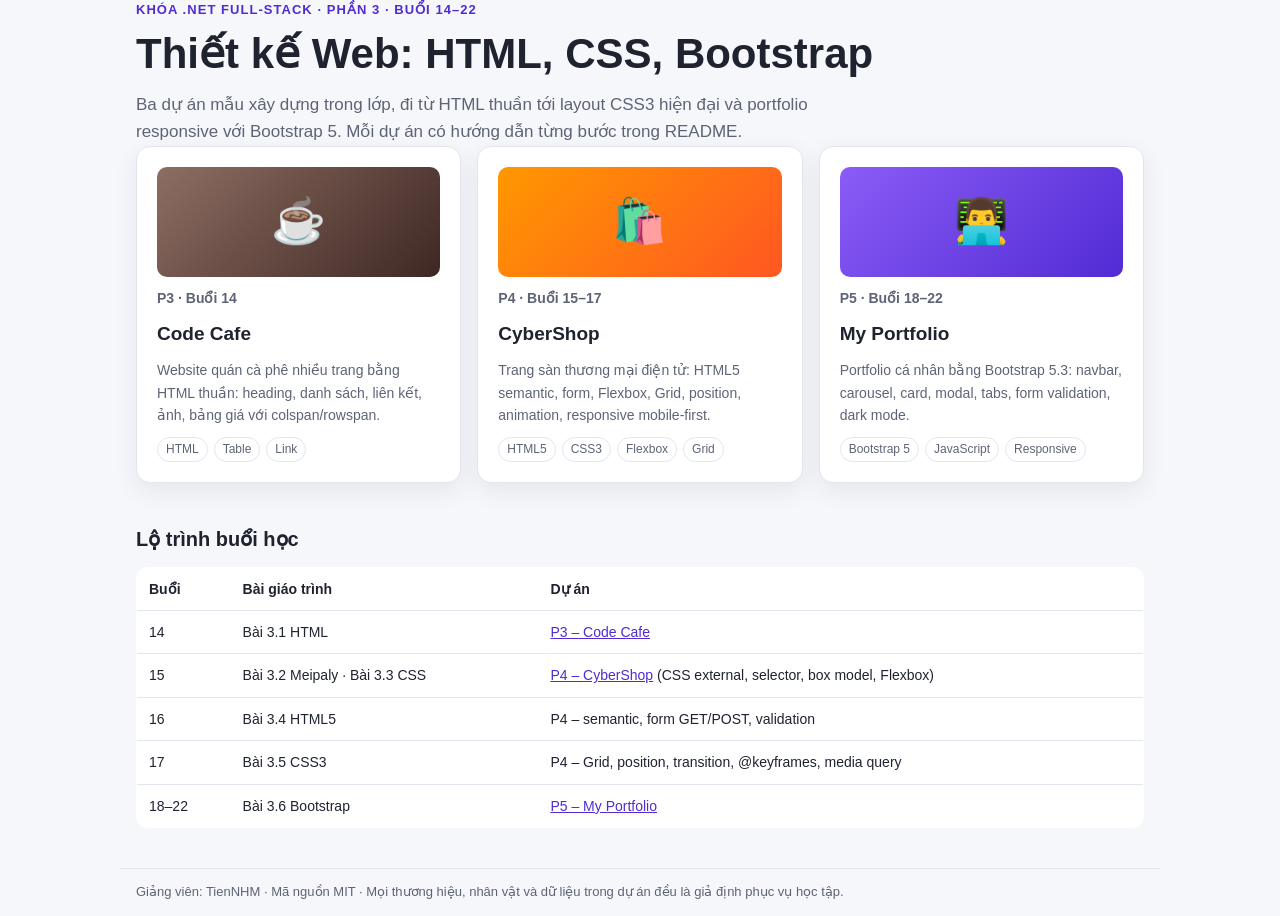
<file: index.html>
<!DOCTYPE html>
<!--
  Trang chủ của repo trên GitHub Pages: giới thiệu và dẫn tới 3 dự án P3, P4, P5.
  Trang chỉ có một file nên CSS đặt trong thẻ <style> (internal CSS) –
  kiểu thứ ba bên cạnh inline style (P3) và file CSS riêng (P4, P5).
-->
<html lang="vi">
<head>
  <meta charset="UTF-8">
  <meta name="viewport" content="width=device-width, initial-scale=1.0">
  <meta name="description" content="Dự án mẫu Phần 3 - Thiết kế web (HTML, CSS, Bootstrap) khóa .NET Full-stack.">
  <title>Thiết kế Web - .NET Full-stack</title>
  <link rel="icon" href="assets/favicon.svg" type="image/svg+xml">
  <!--
    Dark mode không cần JavaScript: media query prefers-color-scheme: dark đọc cài đặt
    sáng/tối của hệ điều hành và khai báo lại các biến màu trong :root.
    Mọi rule bên dưới chỉ dùng var(...) nên tự đổi màu theo.
    clamp(28px, 5vw, 42px) ở h1: cỡ chữ co giãn theo màn hình nhưng không nhỏ hơn 28px,
    không lớn hơn 42px.
  -->
  <style>
    :root {
      --bg: #f6f7fb;
      --surface: #ffffff;
      --text: #1f2330;
      --muted: #5d6475;
      --border: #e3e6ef;
      --accent: #512bd4;
      --shadow: 0 8px 24px rgba(31, 35, 48, 0.08);
    }

    @media (prefers-color-scheme: dark) {
      :root:not([data-theme="light"]) {
        --bg: #12141b;
        --surface: #1b1e28;
        --text: #e8eaf2;
        --muted: #a2a8b8;
        --border: #2c3040;
        --accent: #a78bfa;
        --shadow: 0 8px 24px rgba(0, 0, 0, 0.35);
      }
    }

    :root[data-theme="dark"] {
      --bg: #12141b;
      --surface: #1b1e28;
      --text: #e8eaf2;
      --muted: #a2a8b8;
      --border: #2c3040;
      --accent: #a78bfa;
      --shadow: 0 8px 24px rgba(0, 0, 0, 0.35);
    }

    *,
    *::before,
    *::after {
      box-sizing: border-box;
    }

    body {
      margin: 0;
      font-family: "Segoe UI", Roboto, Arial, Helvetica, sans-serif;
      line-height: 1.6;
      background-color: var(--bg);
      color: var(--text);
    }

    a {
      color: var(--accent);
    }

    .wrap {
      max-width: 1040px;
      margin: 0 auto;
      padding: 0 16px;
    }

    header {
      padding: 56px 0 32px;
    }

    .eyebrow {
      margin: 0 0 8px;
      font-size: 13px;
      font-weight: 700;
      letter-spacing: 0.08em;
      text-transform: uppercase;
      color: var(--accent);
    }

    h1 {
      margin: 0 0 12px;
      font-size: clamp(28px, 5vw, 42px);
      line-height: 1.2;
    }

    .lead {
      margin: 0;
      max-width: 680px;
      color: var(--muted);
      font-size: 17px;
    }

    .grid {
      display: grid;
      gap: 16px;
      grid-template-columns: 1fr;
      padding-bottom: 32px;
    }

    @media (min-width: 720px) {
      .grid {
        grid-template-columns: repeat(3, 1fr);
      }
    }

    .card {
      display: flex;
      flex-direction: column;
      gap: 10px;
      padding: 20px;
      background-color: var(--surface);
      border: 1px solid var(--border);
      border-radius: 14px;
      box-shadow: var(--shadow);
      color: inherit;
      text-decoration: none;
      transition: transform 0.2s ease, border-color 0.2s ease;
    }

    .card:hover,
    .card:focus-visible {
      transform: translateY(-4px);
      border-color: var(--accent);
    }

    .card:focus-visible {
      outline: 3px solid var(--accent);
      outline-offset: 2px;
    }

    .thumb {
      display: grid;
      place-items: center;
      height: 110px;
      border-radius: 10px;
      font-size: 44px;
    }

    .t-cafe { background: linear-gradient(135deg, #8d6e63, #3e2723); }
    .t-shop { background: linear-gradient(135deg, #ff9800, #ff5722); }
    .t-port { background: linear-gradient(135deg, #8b5cf6, #512bd4); }

    .card h2 {
      margin: 0;
      font-size: 19px;
    }

    .meta {
      margin: 0;
      font-size: 13px;
      font-weight: 600;
      color: var(--accent);
    }

    .card p {
      margin: 0;
      color: var(--muted);
      font-size: 14px;
    }

    .tags {
      display: flex;
      flex-wrap: wrap;
      gap: 6px;
      margin: auto 0 0;
      padding: 0;
      list-style: none;
    }

    .tags li {
      padding: 2px 8px;
      border: 1px solid var(--border);
      border-radius: 999px;
      font-size: 12px;
      color: var(--muted);
    }

    .map {
      width: 100%;
      border-collapse: collapse;
      background-color: var(--surface);
      border: 1px solid var(--border);
      border-radius: 12px;
      overflow: hidden;
      font-size: 14px;
    }

    .map th,
    .map td {
      padding: 10px 12px;
      border-bottom: 1px solid var(--border);
      text-align: left;
      vertical-align: top;
    }

    .table-scroll {
      overflow-x: auto;
      margin-bottom: 40px;
    }

    h2.section {
      font-size: 20px;
      margin: 8px 0 12px;
    }

    footer {
      padding: 24px 0 40px;
      color: var(--muted);
      font-size: 13px;
      border-top: 1px solid var(--border);
    }
  </style>
</head>
<body>
  <!-- Bố cục semantic: header (giới thiệu) – main (nội dung chính) – footer. -->
  <header class="wrap">
    <p class="eyebrow">Khóa .NET Full-stack · Phần 3 · Buổi 14–22</p>
    <h1>Thiết kế Web: HTML, CSS, Bootstrap</h1>
    <p class="lead">Ba dự án mẫu xây dựng trong lớp, đi từ HTML thuần tới layout CSS3 hiện đại và portfolio responsive với Bootstrap 5. Mỗi dự án có hướng dẫn từng bước trong README.</p>
  </header>

  <main class="wrap">
    <!--
      Mỗi thẻ dự án là MỘT liên kết <a class="card"> bọc cả khối → bấm vào đâu cũng mở được.
      HTML5 cho phép <a> chứa nội dung block (div, h2, p) miễn là bên trong không có
      liên kết hay nút khác. Lưới: 1 cột trên mobile, 3 cột từ 720px (CSS Grid).
    -->
    <div class="grid">
      <a class="card" href="P3-code-cafe/index.html">
        <div class="thumb t-cafe" aria-hidden="true">☕</div>
        <p class="meta">P3 · Buổi 14</p>
        <h2>Code Cafe</h2>
        <p>Website quán cà phê nhiều trang bằng HTML thuần: heading, danh sách, liên kết, ảnh, bảng giá với colspan/rowspan.</p>
        <ul class="tags"><li>HTML</li><li>Table</li><li>Link</li></ul>
      </a>
      <a class="card" href="P4-layout-shop/index.html">
        <div class="thumb t-shop" aria-hidden="true">🛍️</div>
        <p class="meta">P4 · Buổi 15–17</p>
        <h2>CyberShop</h2>
        <p>Trang sàn thương mại điện tử: HTML5 semantic, form, Flexbox, Grid, position, animation, responsive mobile-first.</p>
        <ul class="tags"><li>HTML5</li><li>CSS3</li><li>Flexbox</li><li>Grid</li></ul>
      </a>
      <a class="card" href="P5-my-portfolio/index.html">
        <div class="thumb t-port" aria-hidden="true">👨‍💻</div>
        <p class="meta">P5 · Buổi 18–22</p>
        <h2>My Portfolio</h2>
        <p>Portfolio cá nhân bằng Bootstrap 5.3: navbar, carousel, card, modal, tabs, form validation, dark mode.</p>
        <ul class="tags"><li>Bootstrap 5</li><li>JavaScript</li><li>Responsive</li></ul>
      </a>
    </div>

    <!--
      Bảng lộ trình: <th scope="col"> cho tiêu đề cột; bọc trong .table-scroll
      (overflow-x: auto) để cuộn ngang trên điện thoại.
    -->
    <h2 class="section">Lộ trình buổi học</h2>
    <div class="table-scroll">
      <table class="map">
        <thead>
          <tr><th scope="col">Buổi</th><th scope="col">Bài giáo trình</th><th scope="col">Dự án</th></tr>
        </thead>
        <tbody>
          <tr><td>14</td><td>Bài 3.1 HTML</td><td><a href="P3-code-cafe/index.html">P3 – Code Cafe</a></td></tr>
          <tr><td>15</td><td>Bài 3.2 Meipaly · Bài 3.3 CSS</td><td><a href="P4-layout-shop/index.html">P4 – CyberShop</a> (CSS external, selector, box model, Flexbox)</td></tr>
          <tr><td>16</td><td>Bài 3.4 HTML5</td><td>P4 – semantic, form GET/POST, validation</td></tr>
          <tr><td>17</td><td>Bài 3.5 CSS3</td><td>P4 – Grid, position, transition, @keyframes, media query</td></tr>
          <tr><td>18–22</td><td>Bài 3.6 Bootstrap</td><td><a href="P5-my-portfolio/index.html">P5 – My Portfolio</a></td></tr>
        </tbody>
      </table>
    </div>
  </main>

  <footer class="wrap">
    <p>Giảng viên: TienNHM · Mã nguồn MIT · Mọi thương hiệu, nhân vật và dữ liệu trong dự án đều là giả định phục vụ học tập.</p>
  </footer>
</body>
</html>
</file>
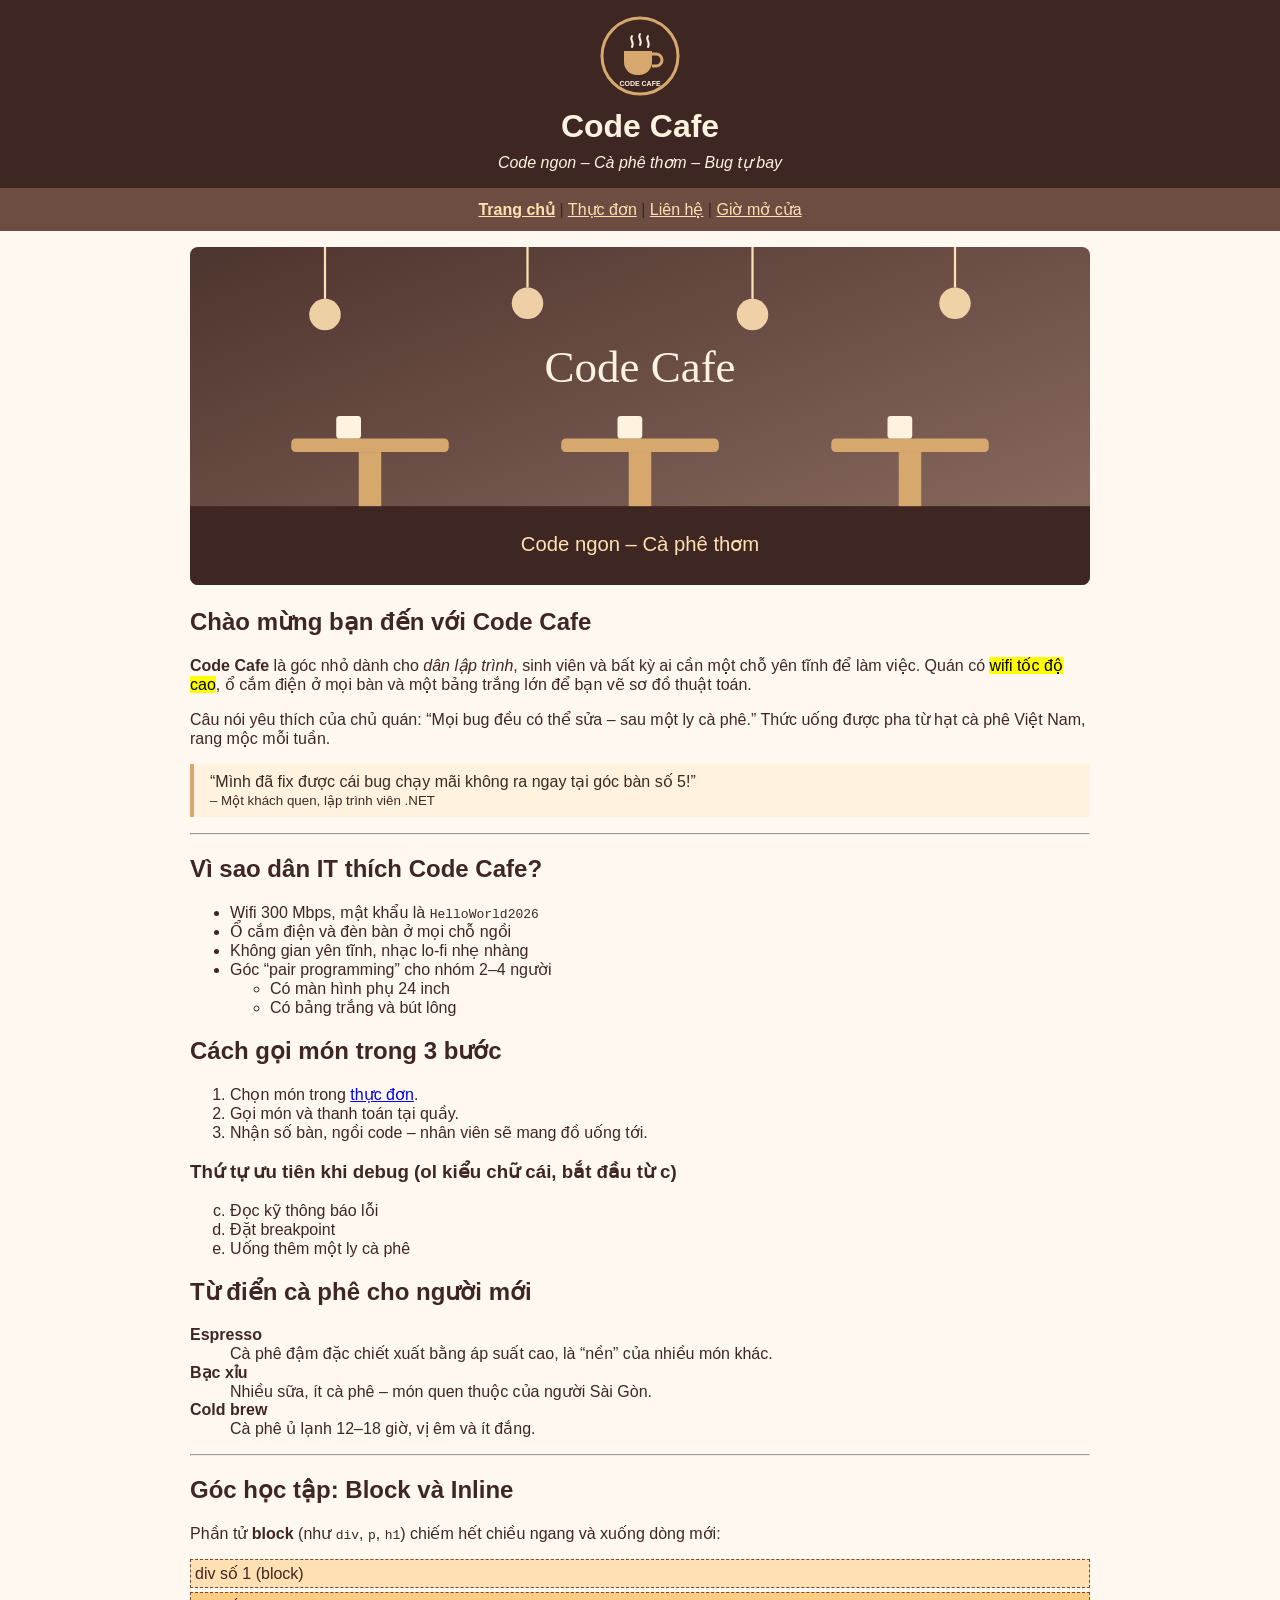
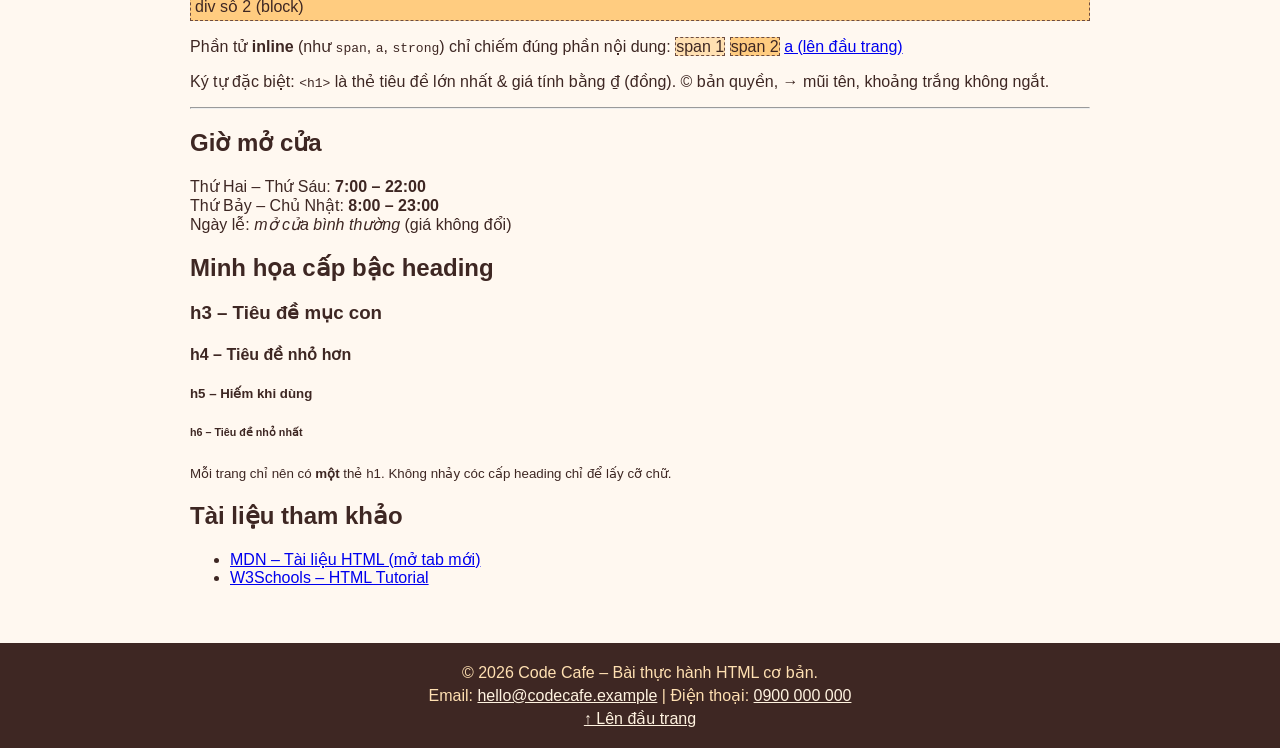
<file: P3-code-cafe/index.html>
<!DOCTYPE html>
<!--
  <!DOCTYPE html> PHẢI là dòng đầu tiên: báo cho trình duyệt dùng chuẩn HTML5.
  ⚠️ Lỗi hay gặp: đặt comment hay khoảng trắng lạ TRƯỚC DOCTYPE → trình duyệt
  có thể rơi vào "quirks mode" và hiển thị khác đi.
  lang="vi": khai báo ngôn ngữ để trình đọc màn hình phát âm đúng và Google hiểu nội dung.
-->
<html lang="vi">
<!-- <head>: thông tin VỀ trang (không hiển thị trong vùng nội dung). -->
<head>
  <!-- charset UTF-8: hiển thị đúng tiếng Việt có dấu. Đặt sớm nhất trong head. -->
  <meta charset="UTF-8">
  <!-- viewport: bắt buộc để trang hiển thị đúng tỉ lệ trên điện thoại. -->
  <meta name="viewport" content="width=device-width, initial-scale=1.0">
  <!-- description: đoạn mô tả ngắn hiện dưới tiêu đề trong kết quả tìm kiếm (SEO). -->
  <meta name="description" content="Code Cafe - quán cà phê dành cho dân lập trình. Bài thực hành HTML cơ bản.">
  <!-- title: chữ hiện trên tab trình duyệt và khi lưu bookmark. -->
  <title>Code Cafe - Trang chủ</title>
  <!-- favicon: biểu tượng nhỏ trên tab; type cho biết đây là ảnh SVG. -->
  <link rel="icon" href="images/logo.svg" type="image/svg+xml">
</head>
<!--
  P3 - Code Cafe (Buổi 14 - Bài 3.1 HTML)
  Quy ước bài này: CHỈ dùng HTML thuần + inline style (chưa học CSS external).

  Vì sao dùng inline style (thuộc tính style="...") ở đây?
  - Buổi này tập trung vào THẺ HTML; inline style chỉ giúp trang bớt "trơn".
  - Nhược điểm: lặp lại rất nhiều (xem các thẻ <a> ở thanh điều hướng), khó sửa
    đồng loạt, trộn nội dung với trình bày, độ ưu tiên (specificity) cao nhất.
  - Sang P4 (Layout Shop) ta chuyển toàn bộ sang file CSS riêng (css/style.css)
    → sửa 1 chỗ, đổi cả website.

  Bài này dùng <div>/<p> cho header, nav, footer để làm quen trước;
  P4 sẽ thay bằng thẻ ngữ nghĩa <header>, <nav>, <main>, <footer>.
-->
<!-- <body>: mọi thứ người dùng NHÌN THẤY đều nằm trong body. -->
<body style="margin: 0; font-family: Arial, Helvetica, sans-serif; background-color: #fff8f0; color: #3e2723;">

  <!-- ===== PHẦN ĐẦU TRANG ===== -->
  <!--
    id="top": đặt "mốc" để liên kết href="#top" nhảy về đây.
    id phải DUY NHẤT trong một trang.
  -->
  <div id="top" style="background-color: #3e2723; color: #fff3e0; padding: 16px; text-align: center;">
    <!--
      <img> là thẻ rỗng (void) – không có thẻ đóng.
      alt: chữ thay thế khi ảnh lỗi + cho người khiếm thị (trình đọc màn hình đọc alt).
      width/height: giữ chỗ trước cho ảnh → trang không bị "giật" khi ảnh tải xong.
    -->
    <img src="images/logo.svg" alt="Logo Code Cafe" width="80" height="80">
    <!-- <h1>: tiêu đề chính của trang, mỗi trang chỉ nên có MỘT h1. -->
    <h1 style="margin: 8px 0;">Code Cafe</h1>
    <p style="margin: 0; font-style: italic;">Code ngon – Cà phê thơm – Bug tự bay</p>
  </div>

  <!-- ===== THANH ĐIỀU HƯỚNG (liên kết nội bộ giữa các trang) ===== -->
  <!--
    <a href="...">: liên kết.
    - href="menu.html": đường dẫn TƯƠNG ĐỐI (cùng thư mục) → vẫn chạy khi đổi tên miền.
    - href="#gio-mo-cua": nhảy tới phần tử có id="gio-mo-cua" trong CÙNG trang.
    Trang hiện tại được in đậm (font-weight: bold) để người dùng biết mình đang ở đâu.
  -->
  <p style="background-color: #6d4c41; margin: 0; padding: 12px; text-align: center;">
    <a href="index.html" style="color: #ffe0b2; font-weight: bold;">Trang chủ</a> |
    <a href="menu.html" style="color: #ffe0b2;">Thực đơn</a> |
    <a href="contact.html" style="color: #ffe0b2;">Liên hệ</a> |
    <a href="#gio-mo-cua" style="color: #ffe0b2;">Giờ mở cửa</a>
  </p>

  <!--
    Khung nội dung chính: max-width giới hạn độ rộng cho dễ đọc,
    margin: 0 auto → căn giữa khối theo chiều ngang.
  -->
  <div style="max-width: 900px; margin: 0 auto; padding: 16px;">

    <!--
      Ảnh banner: alt MÔ TẢ nội dung ảnh (không viết "ảnh 1", "banner").
      width/height là kích thước gốc; style width:100% + height:auto giúp ảnh
      co giãn theo màn hình mà không méo.
    -->
    <img src="images/cafe-banner.svg" alt="Không gian quán Code Cafe với đèn vàng và bàn gỗ" width="800" height="300" style="width: 100%; height: auto; border-radius: 8px;">

    <!-- ===== GIỚI THIỆU: heading + đoạn văn + định dạng chữ ===== -->
    <!--
      <strong> = quan trọng (in đậm), <em> = nhấn mạnh (in nghiêng),
      <mark> = tô sáng, <q> = trích dẫn ngắn trong dòng (tự thêm dấu ngoặc kép),
      <blockquote> = trích dẫn dài thành một khối riêng.
      Chọn thẻ theo Ý NGHĨA, không phải theo kiểu chữ muốn có.
    -->
    <h2>Chào mừng bạn đến với Code Cafe</h2>
    <p>
      <strong>Code Cafe</strong> là góc nhỏ dành cho <em>dân lập trình</em>, sinh viên và
      bất kỳ ai cần một chỗ yên tĩnh để làm việc. Quán có <mark>wifi tốc độ cao</mark>,
      ổ cắm điện ở mọi bàn và một bảng trắng lớn để bạn vẽ sơ đồ thuật toán.
    </p>
    <p>
      Câu nói yêu thích của chủ quán:
      <q>Mọi bug đều có thể sửa – sau một ly cà phê.</q>
      Thức uống được pha từ hạt cà phê Việt Nam, rang mộc mỗi tuần.
    </p>
    <blockquote style="border-left: 4px solid #d7a86e; margin: 16px 0; padding: 8px 16px; background-color: #fff3e0;">
      “Mình đã fix được cái bug chạy mãi không ra ngay tại góc bàn số 5!”
      <br>
      <small>– Một khách quen, lập trình viên .NET</small>
    </blockquote>

    <hr>

    <!-- ===== DANH SÁCH KHÔNG THỨ TỰ (ul) ===== -->
    <!--
      <ul> chỉ được chứa trực tiếp <li>.
      Danh sách lồng nhau: đặt <ul> MỚI bên trong một <li>.
      ⚠️ Lỗi hay gặp: đặt <ul> con ngay dưới <ul> cha (ngoài <li>) → HTML sai cấu trúc.
      <code>: hiển thị đoạn mã bằng font đơn cách (monospace).
    -->
    <h2>Vì sao dân IT thích Code Cafe?</h2>
    <ul>
      <li>Wifi 300 Mbps, mật khẩu là <code>HelloWorld2026</code></li>
      <li>Ổ cắm điện và đèn bàn ở mọi chỗ ngồi</li>
      <li>Không gian yên tĩnh, nhạc lo-fi nhẹ nhàng</li>
      <li>Góc “pair programming” cho nhóm 2–4 người
        <ul>
          <li>Có màn hình phụ 24 inch</li>
          <li>Có bảng trắng và bút lông</li>
        </ul>
      </li>
    </ul>

    <!-- ===== DANH SÁCH CÓ THỨ TỰ (ol) ===== -->
    <h2>Cách gọi món trong 3 bước</h2>
    <ol>
      <li>Chọn món trong <a href="menu.html">thực đơn</a>.</li>
      <li>Gọi món và thanh toán tại quầy.</li>
      <li>Nhận số bàn, ngồi code – nhân viên sẽ mang đồ uống tới.</li>
    </ol>

    <!--
      Thuộc tính của <ol>: type="a" (a, b, c…; còn có "A", "i", "I", "1"),
      start="3" bắt đầu đánh số từ mục thứ 3 (tức "c").
    -->
    <h3>Thứ tự ưu tiên khi debug (ol kiểu chữ cái, bắt đầu từ c)</h3>
    <ol type="a" start="3">
      <li>Đọc kỹ thông báo lỗi</li>
      <li>Đặt breakpoint</li>
      <li>Uống thêm một ly cà phê</li>
    </ol>

    <!-- ===== DANH SÁCH ĐỊNH NGHĨA (dl) ===== -->
    <!-- <dl> gồm các cặp <dt> (thuật ngữ) + <dd> (giải thích) – hợp cho từ điển, FAQ. -->
    <h2>Từ điển cà phê cho người mới</h2>
    <dl>
      <dt><strong>Espresso</strong></dt>
      <dd>Cà phê đậm đặc chiết xuất bằng áp suất cao, là “nền” của nhiều món khác.</dd>
      <dt><strong>Bạc xỉu</strong></dt>
      <dd>Nhiều sữa, ít cà phê – món quen thuộc của người Sài Gòn.</dd>
      <dt><strong>Cold brew</strong></dt>
      <dd>Cà phê ủ lạnh 12–18 giờ, vị êm và ít đắng.</dd>
    </dl>

    <hr>

    <!-- ===== BLOCK vs INLINE ===== -->
    <!--
      Block: luôn bắt đầu dòng mới và rộng hết khung cha.
      Inline: nằm chung dòng với chữ, chỉ rộng bằng nội dung.
      ⚠️ Lỗi hay gặp: đặt thẻ block (div, p) bên trong thẻ inline hoặc trong <p>.
    -->
    <h2>Góc học tập: Block và Inline</h2>
    <p>Phần tử <strong>block</strong> (như <code>div</code>, <code>p</code>, <code>h1</code>) chiếm hết chiều ngang và xuống dòng mới:</p>
    <div style="background-color: #ffe0b2; border: 1px dashed #6d4c41; padding: 4px; margin-bottom: 4px;">div số 1 (block)</div>
    <div style="background-color: #ffcc80; border: 1px dashed #6d4c41; padding: 4px;">div số 2 (block)</div>
    <p>
      Phần tử <strong>inline</strong> (như <code>span</code>, <code>a</code>, <code>strong</code>) chỉ chiếm đúng phần nội dung:
      <span style="background-color: #ffe0b2; border: 1px dashed #6d4c41;">span 1</span>
      <span style="background-color: #ffcc80; border: 1px dashed #6d4c41;">span 2</span>
      <a href="#top">a (lên đầu trang)</a>
    </p>

    <!-- ===== Ký tự đặc biệt (HTML entities) ===== -->
    <!--
      Muốn hiện dấu < > & lên trang phải viết &lt; &gt; &amp;
      (nếu không trình duyệt tưởng là thẻ HTML).
      &nbsp; = khoảng trắng không ngắt dòng (giữ các chữ dính nhau trên một dòng).
    -->
    <p>
      Ký tự đặc biệt: <code>&lt;h1&gt;</code> là thẻ tiêu đề lớn nhất &amp; giá tính bằng &#8363; (đồng).
      &copy; bản quyền, &rarr; mũi tên, khoảng&nbsp;trắng&nbsp;không&nbsp;ngắt.
    </p>

    <hr>

    <!-- ===== GIỜ MỞ CỬA (đích của liên kết #gio-mo-cua) ===== -->
    <!--
      <br> xuống dòng TRONG một đoạn (địa chỉ, giờ giấc).
      ⚠️ Lỗi hay gặp: dùng nhiều <br><br> để tạo khoảng cách – hãy dùng margin (CSS).
      <b>/<i> chỉ đổi kiểu chữ, KHÔNG mang nghĩa nhấn mạnh như <strong>/<em>.
    -->
    <h2 id="gio-mo-cua">Giờ mở cửa</h2>
    <p>
      Thứ Hai – Thứ Sáu: <b>7:00 – 22:00</b><br>
      Thứ Bảy – Chủ Nhật: <b>8:00 – 23:00</b><br>
      Ngày lễ: <i>mở cửa bình thường</i> (giá không đổi)
    </p>

    <!-- ===== Heading h1 → h6: minh họa cấp bậc ===== -->
    <h2>Minh họa cấp bậc heading</h2>
    <h3>h3 – Tiêu đề mục con</h3>
    <h4>h4 – Tiêu đề nhỏ hơn</h4>
    <h5>h5 – Hiếm khi dùng</h5>
    <h6>h6 – Tiêu đề nhỏ nhất</h6>
    <p><small>Mỗi trang chỉ nên có <strong>một</strong> thẻ h1. Không nhảy cóc cấp heading chỉ để lấy cỡ chữ.</small></p>

    <!-- ===== Liên kết ngoài: mở tab mới ===== -->
    <!--
      target="_blank": mở liên kết ở tab mới.
      rel="noopener noreferrer": trang mới KHÔNG truy cập được window.opener của trang
      mình (chống tấn công "tabnabbing") và không gửi thông tin trang nguồn (Referer).
      ⚠️ Lỗi hay gặp: dùng target="_blank" mà quên rel.
      Nên ghi rõ "(mở tab mới)" để người dùng không bất ngờ.
    -->
    <h2>Tài liệu tham khảo</h2>
    <ul>
      <li><a href="https://developer.mozilla.org/vi/docs/Web/HTML" target="_blank" rel="noopener noreferrer">MDN – Tài liệu HTML (mở tab mới)</a></li>
      <li><a href="https://www.w3schools.com/html/" target="_blank" rel="noopener noreferrer">W3Schools – HTML Tutorial</a></li>
    </ul>
  </div>

  <!-- ===== CHÂN TRANG ===== -->
  <!--
    mailto: mở ứng dụng email; ?subject=... điền sẵn tiêu đề
    (ký tự tiếng Việt/khoảng trắng phải mã hóa URL, vd. %20 = khoảng trắng).
    tel: trên điện thoại sẽ gọi ngay số này.
  -->
  <div style="background-color: #3e2723; color: #ffe0b2; padding: 16px; text-align: center; margin-top: 24px;">
    <p style="margin: 4px;">&copy; 2026 Code Cafe – Bài thực hành HTML cơ bản.</p>
    <p style="margin: 4px;">
      Email: <a href="mailto:hello@codecafe.example?subject=%C4%90%E1%BA%B7t%20b%C3%A0n" style="color: #fff3e0;">hello@codecafe.example</a> |
      Điện thoại: <a href="tel:+84900000000" style="color: #fff3e0;">0900&nbsp;000&nbsp;000</a>
    </p>
    <p style="margin: 4px;"><a href="#top" style="color: #fff3e0;">&uarr; Lên đầu trang</a></p>
  </div>
</body>
</html>
</file>
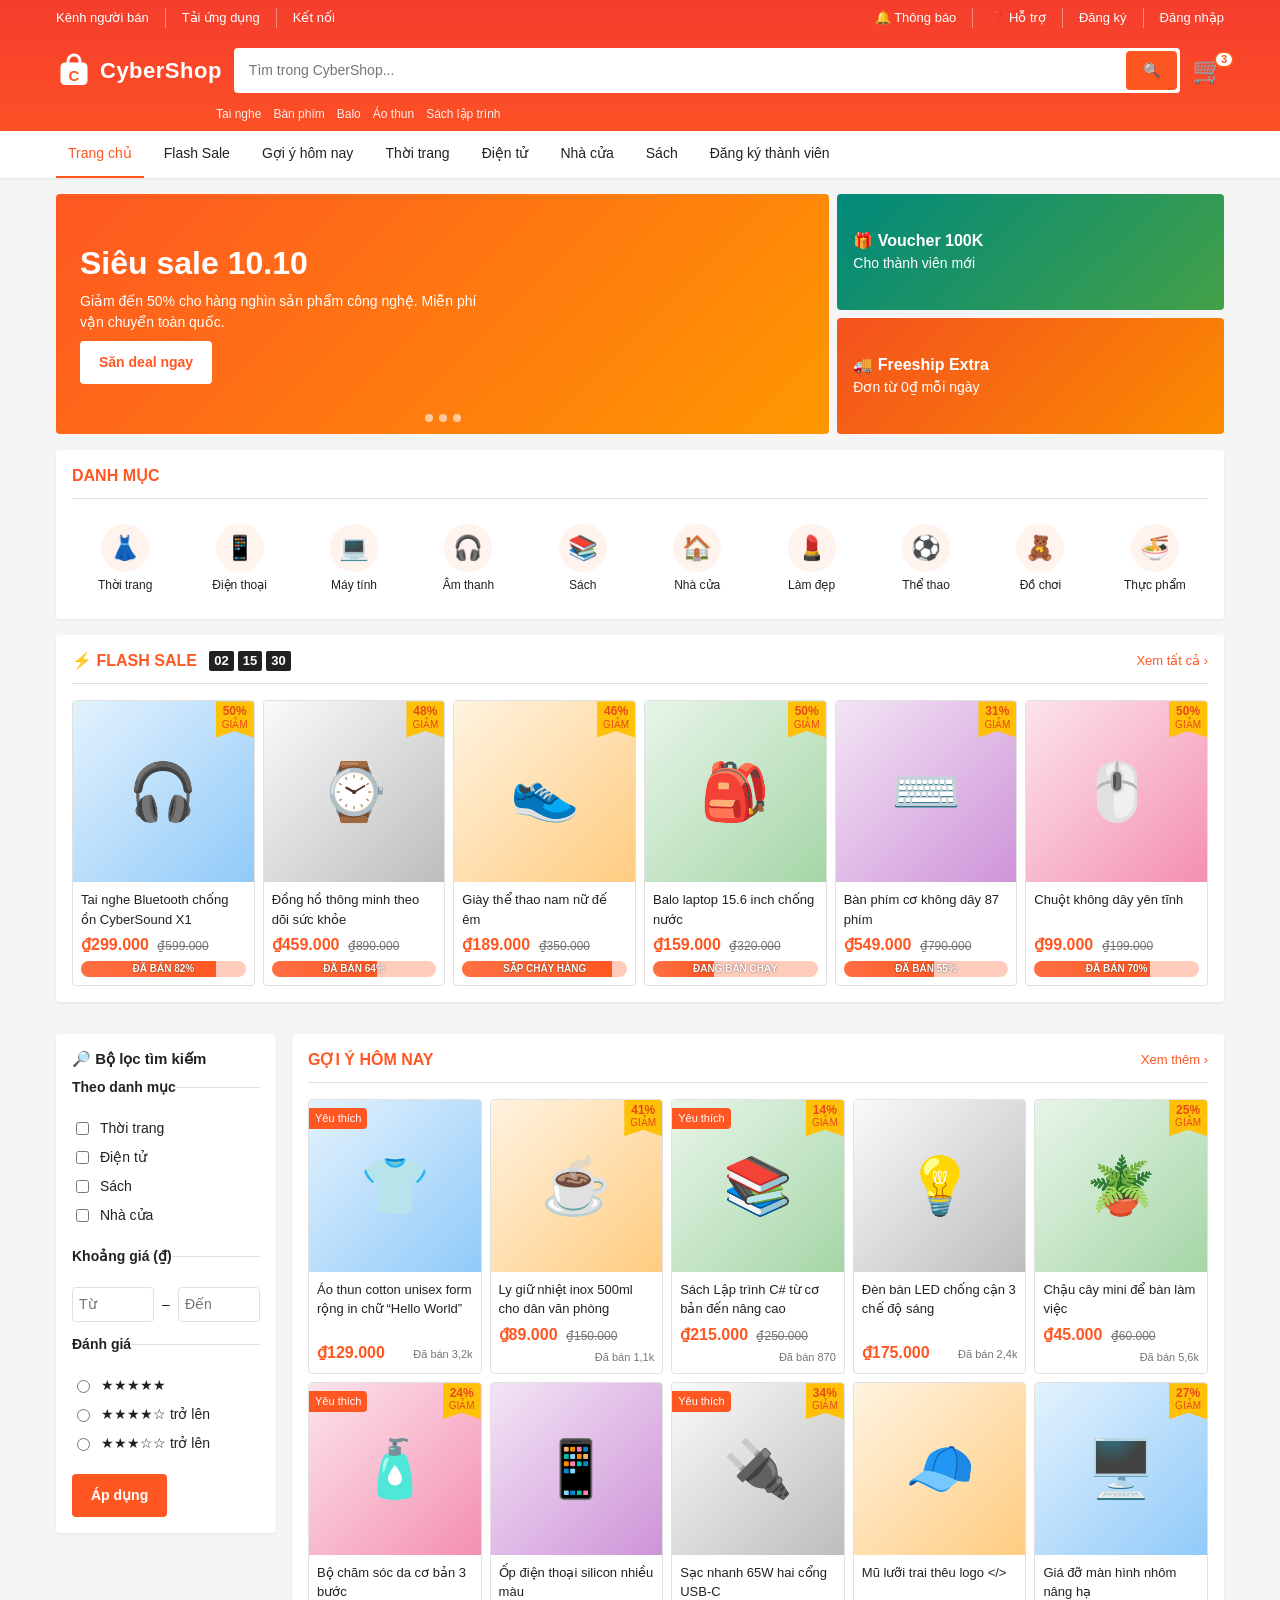
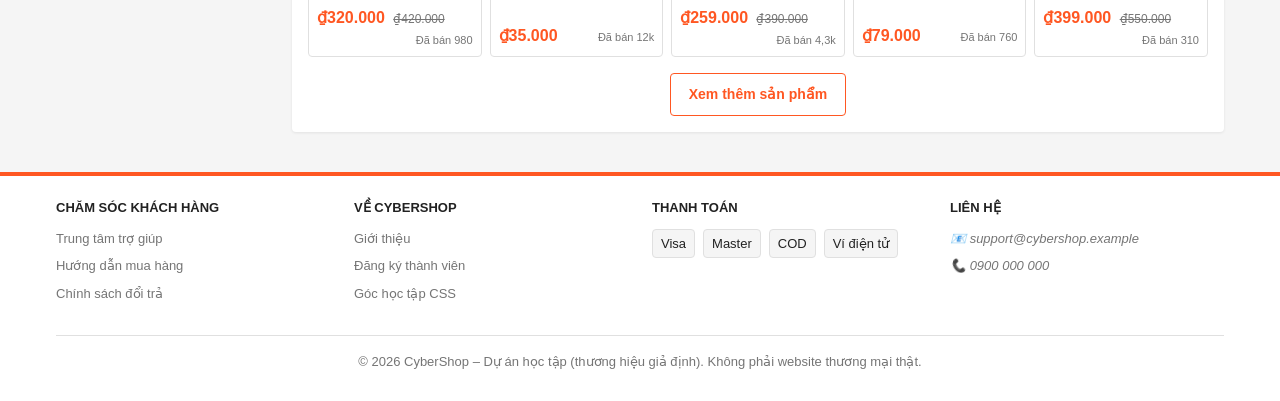
<file: P4-layout-shop/index.html>
<!DOCTYPE html>
<!--
  P4 - CyberShop (Buổi 15–17): HTML5 semantic + CSS3 Flexbox/Grid + responsive.
  So với P3: KHÔNG còn inline style trang trí – mọi trình bày nằm ở css/style.css,
  HTML chỉ mô tả NỘI DUNG và gắn class để CSS chọn.
  Đọc song song file này với css/style.css (mỗi class đều có giải thích ở đó).
-->
<html lang="vi">
<head>
  <meta charset="UTF-8">
  <!-- viewport: thiếu dòng này thì media query (responsive) không hoạt động đúng trên điện thoại. -->
  <meta name="viewport" content="width=device-width, initial-scale=1.0">
  <meta name="description" content="CyberShop - trang bán hàng mẫu: HTML5 semantic, Flexbox, Grid, responsive mobile-first.">
  <title>CyberShop - Mua sắm online giá tốt</title>
  <link rel="icon" href="images/favicon.svg" type="image/svg+xml">
  <!-- CSS external: tách trình bày ra khỏi nội dung -->
  <link rel="stylesheet" href="css/style.css">
</head>
<!--
  Bố cục semantic của trang:
    <header>  đầu trang (logo, tìm kiếm, menu)
    <nav>     khối điều hướng chính
    <main>    nội dung CHÍNH, mỗi trang chỉ có MỘT <main>
    <section> một phần nội dung có tiêu đề riêng
    <article> nội dung độc lập (ở đây: mỗi thẻ sản phẩm)
    <aside>   nội dung phụ bên cạnh (bộ lọc)
    <footer>  chân trang
  Vì sao không dùng toàn <div>? Thẻ semantic giúp trình đọc màn hình nhảy nhanh
  tới từng vùng, giúp SEO, và code dễ đọc hơn. Giao diện thì giống hệt – CSS lo phần đó.
  ⚠️ Lỗi hay gặp: dùng <section> chỉ để bọc cho dễ style – khi đó hãy dùng <div>.
-->
<body>
  <!-- ================= HEADER ================= -->
  <header class="site-header">
    <div class="container">
      <!--
        Top bar: hai <ul> nằm hai đầu nhờ Flexbox (justify-content: space-between).
        Menu là một DANH SÁCH liên kết nên dùng <ul><li><a>.
        href="#" = liên kết giả (chưa có trang thật) – chỉ dùng khi làm mẫu.
      -->
      <div class="topbar">
        <ul>
          <li><a href="#">Kênh người bán</a></li>
          <li><a href="#">Tải ứng dụng</a></li>
          <li><a href="#">Kết nối</a></li>
        </ul>
        <ul>
          <li><a href="#">🔔 Thông báo</a></li>
          <li><a href="#">❓ Hỗ trợ</a></li>
          <li><a href="register.html">Đăng ký</a></li>
          <li><a href="#">Đăng nhập</a></li>
        </ul>
      </div>

      <!-- Hàng header chính dùng Flexbox: logo | ô tìm kiếm | giỏ hàng (xem .header-main trong CSS). -->
      <div class="header-main">
        <a class="logo" href="index.html">
          <!--
            alt="" (rỗng) là CỐ Ý: chữ "CyberShop" ngay cạnh đã mô tả logo,
            để alt rỗng giúp trình đọc màn hình không đọc lặp hai lần.
            ⚠️ Lỗi hay gặp: XÓA hẳn thuộc tính alt – khác hoàn toàn với alt="".
          -->
          <img src="images/logo.svg" alt="" width="36" height="36">
          <span>CyberShop</span>
        </a>

        <!-- Form tìm kiếm: method GET → dữ liệu nằm trên URL (search.html?q=...) -->
        <!--
          - action: trang nhận dữ liệu; method="get": dữ liệu gắn lên URL dạng ?q=tai+nghe
            → hợp với TÌM KIẾM (có thể bookmark/chia sẻ link). Dữ liệu nhạy cảm dùng POST.
          - role="search": báo cho trình đọc màn hình đây là khung tìm kiếm.
          - <label for="q"> nối với <input id="q">; class sr-only ẩn chữ khỏi màn hình
            nhưng trình đọc màn hình vẫn đọc (input luôn cần nhãn, kể cả khi không hiện).
          - name="q": tên tham số gửi đi. ⚠️ Lỗi hay gặp: thiếu name → giá trị KHÔNG được gửi.
          - required + minlength="2": trình duyệt tự chặn submit nếu để trống/quá ngắn.
          - aria-hidden="true" trên emoji: trình đọc màn hình bỏ qua biểu tượng trang trí.
        -->
        <form class="search-form" action="search.html" method="get" role="search">
          <label for="q" class="sr-only">Tìm sản phẩm</label>
          <input id="q" name="q" type="search" placeholder="Tìm trong CyberShop..." required minlength="2" autocomplete="off">
          <button class="btn btn-primary" type="submit"><span aria-hidden="true">🔍</span><span class="sr-only">Tìm kiếm</span></button>
        </form>

        <div class="header-actions">
          <!-- aria-label: đặt tên đầy đủ cho liên kết chỉ có biểu tượng (🛒 + số). -->
          <a class="cart" href="#" aria-label="Giỏ hàng: 3 sản phẩm">
            <span aria-hidden="true">🛒</span>
            <span class="cart-count">3</span>
          </a>
        </div>
      </div>

      <!--
        Liên kết tới search.html kèm sẵn query string. Ký tự tiếng Việt trong URL
        được mã hóa (vd. %C3%A0 = "à"), dấu + là khoảng trắng.
      -->
      <ul class="search-hints">
        <li><a href="search.html?q=tai+nghe">Tai nghe</a></li>
        <li><a href="search.html?q=b%C3%A0n+ph%C3%ADm">Bàn phím</a></li>
        <li><a href="search.html?q=balo">Balo</a></li>
        <li><a href="search.html?q=%C3%A1o+thun">Áo thun</a></li>
        <li><a href="search.html?q=s%C3%A1ch">Sách lập trình</a></li>
      </ul>
    </div>

    <!-- ================= NAV DANH MỤC ================= -->
    <!--
      <nav>: khối điều hướng. aria-label phân biệt khi trang có nhiều <nav>.
      aria-current="page" đánh dấu mục của trang hiện tại (CSS cũng dùng nó để tô màu).
    -->
    <nav class="category-nav" aria-label="Danh mục sản phẩm">
      <div class="container">
        <ul>
          <li><a href="index.html" aria-current="page">Trang chủ</a></li>
          <li><a href="#flash-sale">Flash Sale</a></li>
          <li><a href="#goi-y">Gợi ý hôm nay</a></li>
          <li><a href="search.html?q=th%E1%BB%9Di+trang">Thời trang</a></li>
          <li><a href="search.html?q=%C4%91i%E1%BB%87n+t%E1%BB%AD">Điện tử</a></li>
          <li><a href="search.html?q=nh%C3%A0+c%E1%BB%ADa">Nhà cửa</a></li>
          <li><a href="search.html?q=s%C3%A1ch">Sách</a></li>
          <li><a href="register.html">Đăng ký thành viên</a></li>
        </ul>
      </div>
    </nav>
  </header>

  <!-- ================= MAIN ================= -->
  <main class="container">

    <!-- Banner + 2 banner phụ -->
    <!--
      Hero: CSS Grid 1 cột (mobile) → 2fr 1fr (≥ 768px).
      Banner trượt bằng @keyframes thuần CSS – xem mục 6 trong style.css.
      Section không có tiêu đề hiển thị nên dùng aria-label để đặt tên cho nó.
    -->
    <section class="hero" aria-label="Khuyến mãi nổi bật">
      <div class="banner">
        <div class="banner-track">
          <div class="banner-slide slide-1">
            <h2>Siêu sale 10.10</h2>
            <p>Giảm đến 50% cho hàng nghìn sản phẩm công nghệ. Miễn phí vận chuyển toàn quốc.</p>
            <a class="btn" href="#flash-sale">Săn deal ngay</a>
          </div>
          <div class="banner-slide slide-2">
            <h2>Back to School</h2>
            <p>Balo, laptop, sách lập trình – trang bị đầy đủ cho mùa học mới.</p>
            <a class="btn" href="#goi-y">Xem gợi ý</a>
          </div>
          <div class="banner-slide slide-3">
            <h2>Thành viên mới</h2>
            <p>Đăng ký hôm nay nhận ngay voucher 100.000₫ cho đơn đầu tiên.</p>
            <a class="btn" href="register.html">Đăng ký</a>
          </div>
        </div>
        <!-- Các chấm chỉ để trang trí → aria-hidden="true". -->
        <div class="banner-dots" aria-hidden="true"><span></span><span></span><span></span></div>
      </div>

      <div class="hero-side">
        <a class="mini-banner voucher" href="register.html">
          <strong>🎁 Voucher 100K</strong>
          <span>Cho thành viên mới</span>
        </a>
        <a class="mini-banner freeship" href="#goi-y">
          <strong>🚚 Freeship Extra</strong>
          <span>Đơn từ 0₫ mỗi ngày</span>
        </a>
      </div>
    </section>

    <!-- Danh mục nhanh -->
    <!--
      aria-labelledby="danh-muc-title": lấy chữ của phần tử có id đó làm tên cho section.
      Danh mục nhanh: <ul> hiển thị dạng lưới bằng CSS Grid (repeat(4, 1fr) → 10 cột trên desktop).
    -->
    <section class="section" aria-labelledby="danh-muc-title">
      <div class="section-header">
        <h2 id="danh-muc-title">Danh mục</h2>
      </div>
      <ul class="quick-categories">
        <li><a href="search.html?q=th%E1%BB%9Di+trang"><span class="icon" aria-hidden="true">👗</span>Thời trang</a></li>
        <li><a href="search.html?q=%C4%91i%E1%BB%87n+tho%E1%BA%A1i"><span class="icon" aria-hidden="true">📱</span>Điện thoại</a></li>
        <li><a href="search.html?q=laptop"><span class="icon" aria-hidden="true">💻</span>Máy tính</a></li>
        <li><a href="search.html?q=tai+nghe"><span class="icon" aria-hidden="true">🎧</span>Âm thanh</a></li>
        <li><a href="search.html?q=s%C3%A1ch"><span class="icon" aria-hidden="true">📚</span>Sách</a></li>
        <li><a href="search.html?q=nh%C3%A0+c%E1%BB%ADa"><span class="icon" aria-hidden="true">🏠</span>Nhà cửa</a></li>
        <li><a href="search.html?q=l%C3%A0m+%C4%91%E1%BA%B9p"><span class="icon" aria-hidden="true">💄</span>Làm đẹp</a></li>
        <li><a href="search.html?q=th%E1%BB%83+thao"><span class="icon" aria-hidden="true">⚽</span>Thể thao</a></li>
        <li><a href="search.html?q=%C4%91%E1%BB%93+ch%C6%A1i"><span class="icon" aria-hidden="true">🧸</span>Đồ chơi</a></li>
        <li><a href="search.html?q=th%E1%BB%B1c+ph%E1%BA%A9m"><span class="icon" aria-hidden="true">🍜</span>Thực phẩm</a></li>
      </ul>
    </section>

    <!-- Flash sale: lưới sản phẩm dùng CSS Grid -->
    <!--
      Flash Sale: mỗi sản phẩm là một <article> (nội dung độc lập, có thể đứng riêng).
      <figure> + <figcaption>: hình minh họa kèm chú thích.
      role="img" + aria-label: biến khối div chứa emoji thành "ảnh" có mô tả
      (dự án thật sẽ dùng <img src=... alt=...>).
      <del>: giá cũ bị gạch; span.sr-only "Giá gốc:" giúp trình đọc màn hình đọc rõ nghĩa.
      style="width: 82%" trên thanh tiến độ là inline style DUY NHẤT được giữ lại vì đó
      là dữ liệu riêng từng sản phẩm (sau này JavaScript/server sẽ sinh ra).
    -->
    <section id="flash-sale" class="section" aria-labelledby="flash-sale-title">
      <div class="section-header">
        <h2 id="flash-sale-title">⚡ Flash Sale
          <!-- role="timer": vùng hiển thị thời gian. -->
          <span class="countdown" role="timer" aria-label="Kết thúc sau 2 giờ 15 phút 30 giây">
            <span>02</span><span>15</span><span>30</span>
          </span>
        </h2>
        <a href="search.html?q=sale">Xem tất cả &rsaquo;</a>
      </div>
      <div class="product-grid">
        <article class="product-card">
          <span class="badge">50%<small>Giảm</small></span>
          <a href="search.html?q=Tai">
            <figure>
              <div class="product-thumb thumb-blue" role="img" aria-label="Tai nghe Bluetooth chống ồn CyberSound X1">🎧</div>
              <figcaption>
                <h3 class="product-name">Tai nghe Bluetooth chống ồn CyberSound X1</h3>
                <p class="price"><span class="sr-only">Giá: </span>₫299.000 <del><span class="sr-only">Giá gốc: </span>₫599.000</del></p>
                <div class="progress"><span style="width: 82%;"></span><b>Đã bán 82%</b></div>
              </figcaption>
            </figure>
          </a>
        </article>
        <article class="product-card">
          <span class="badge">48%<small>Giảm</small></span>
          <a href="search.html?q=%C4%90%E1%BB%93ng">
            <figure>
              <div class="product-thumb thumb-gray" role="img" aria-label="Đồng hồ thông minh theo dõi sức khỏe">⌚</div>
              <figcaption>
                <h3 class="product-name">Đồng hồ thông minh theo dõi sức khỏe</h3>
                <p class="price"><span class="sr-only">Giá: </span>₫459.000 <del><span class="sr-only">Giá gốc: </span>₫890.000</del></p>
                <div class="progress"><span style="width: 64%;"></span><b>Đã bán 64%</b></div>
              </figcaption>
            </figure>
          </a>
        </article>
        <article class="product-card">
          <span class="badge">46%<small>Giảm</small></span>
          <a href="search.html?q=Gi%C3%A0y">
            <figure>
              <div class="product-thumb thumb-orange" role="img" aria-label="Giày thể thao nam nữ đế êm">👟</div>
              <figcaption>
                <h3 class="product-name">Giày thể thao nam nữ đế êm</h3>
                <p class="price"><span class="sr-only">Giá: </span>₫189.000 <del><span class="sr-only">Giá gốc: </span>₫350.000</del></p>
                <div class="progress"><span style="width: 91%;"></span><b>Sắp cháy hàng</b></div>
              </figcaption>
            </figure>
          </a>
        </article>
        <article class="product-card">
          <span class="badge">50%<small>Giảm</small></span>
          <a href="search.html?q=Balo">
            <figure>
              <div class="product-thumb thumb-green" role="img" aria-label="Balo laptop 15.6 inch chống nước">🎒</div>
              <figcaption>
                <h3 class="product-name">Balo laptop 15.6 inch chống nước</h3>
                <p class="price"><span class="sr-only">Giá: </span>₫159.000 <del><span class="sr-only">Giá gốc: </span>₫320.000</del></p>
                <div class="progress"><span style="width: 37%;"></span><b>Đang bán chạy</b></div>
              </figcaption>
            </figure>
          </a>
        </article>
        <article class="product-card">
          <span class="badge">31%<small>Giảm</small></span>
          <a href="search.html?q=B%C3%A0n">
            <figure>
              <div class="product-thumb thumb-purple" role="img" aria-label="Bàn phím cơ không dây 87 phím">⌨️</div>
              <figcaption>
                <h3 class="product-name">Bàn phím cơ không dây 87 phím</h3>
                <p class="price"><span class="sr-only">Giá: </span>₫549.000 <del><span class="sr-only">Giá gốc: </span>₫790.000</del></p>
                <div class="progress"><span style="width: 55%;"></span><b>Đã bán 55%</b></div>
              </figcaption>
            </figure>
          </a>
        </article>
        <article class="product-card">
          <span class="badge">50%<small>Giảm</small></span>
          <a href="search.html?q=Chu%E1%BB%99t">
            <figure>
              <div class="product-thumb thumb-pink" role="img" aria-label="Chuột không dây yên tĩnh">🖱️</div>
              <figcaption>
                <h3 class="product-name">Chuột không dây yên tĩnh</h3>
                <p class="price"><span class="sr-only">Giá: </span>₫99.000 <del><span class="sr-only">Giá gốc: </span>₫199.000</del></p>
                <div class="progress"><span style="width: 70%;"></span><b>Đã bán 70%</b></div>
              </figcaption>
            </figure>
          </a>
        </article>
      </div>
    </section>

    <!-- Gợi ý hôm nay: bố cục aside (bộ lọc) + lưới sản phẩm -->
    <!--
      Bố cục 2 cột: <aside> bộ lọc | <section> sản phẩm.
      CSS Grid: grid-template-columns: 220px 1fr ở ≥ 992px; mobile ẩn bộ lọc.
    -->
    <div id="goi-y" class="content-layout">
      <aside class="filters section" aria-labelledby="filter-title">
        <h2 id="filter-title">🔎 Bộ lọc tìm kiếm</h2>
        <!--
          Form bộ lọc (GET):
          - <fieldset> nhóm các ô liên quan, <legend> là tiêu đề của nhóm.
          - checkbox cùng name="cat": chọn NHIỀU giá trị → URL có ?cat=fashion&cat=books.
          - radio cùng name="rating": chỉ chọn MỘT trong nhóm.
            ⚠️ Lỗi hay gặp: đặt name khác nhau cho các radio → chọn được tất cả cùng lúc.
          - <label> bọc quanh input (cách "ngầm") – không cần for/id.
          - type="number" + min/step: bàn phím số trên mobile và chặn giá trị âm.
        -->
        <form action="search.html" method="get">
          <fieldset>
            <legend>Theo danh mục</legend>
            <label><input type="checkbox" name="cat" value="fashion"> Thời trang</label>
            <label><input type="checkbox" name="cat" value="electronics"> Điện tử</label>
            <label><input type="checkbox" name="cat" value="books"> Sách</label>
            <label><input type="checkbox" name="cat" value="home"> Nhà cửa</label>
          </fieldset>
          <fieldset>
            <legend>Khoảng giá (₫)</legend>
            <div class="price-range">
              <label class="sr-only" for="min-price">Giá từ</label>
              <input id="min-price" name="min" type="number" min="0" step="1000" placeholder="Từ">
              <span aria-hidden="true">–</span>
              <label class="sr-only" for="max-price">Giá đến</label>
              <input id="max-price" name="max" type="number" min="0" step="1000" placeholder="Đến">
            </div>
          </fieldset>
          <fieldset>
            <legend>Đánh giá</legend>
            <label><input type="radio" name="rating" value="5"> ★★★★★</label>
            <label><input type="radio" name="rating" value="4"> ★★★★☆ trở lên</label>
            <label><input type="radio" name="rating" value="3"> ★★★☆☆ trở lên</label>
          </fieldset>
          <button class="btn btn-primary" type="submit">Áp dụng</button>
        </form>
      </aside>

      <section class="section" aria-labelledby="goi-y-title">
        <div class="section-header">
          <h2 id="goi-y-title">Gợi ý hôm nay</h2>
          <a href="search.html?q=g%E1%BB%A3i+%C3%BD">Xem thêm &rsaquo;</a>
        </div>
        <div class="product-grid">
          <article class="product-card">
            <span class="tag-mall">Yêu thích</span>
            <a href="search.html?q=%C3%81o">
              <figure>
                <div class="product-thumb thumb-blue" role="img" aria-label="Áo thun cotton unisex form rộng in chữ “Hello World”">👕</div>
                <figcaption>
                  <h3 class="product-name">Áo thun cotton unisex form rộng in chữ “Hello World”</h3>
                  <div class="product-meta">
                    <p class="price"><span class="sr-only">Giá: </span>₫129.000</p>
                    <span class="sold">Đã bán 3,2k</span>
                  </div>
                </figcaption>
              </figure>
            </a>
          </article>
          <article class="product-card">
            <span class="badge">41%<small>Giảm</small></span>
            <a href="search.html?q=Ly">
              <figure>
                <div class="product-thumb thumb-orange" role="img" aria-label="Ly giữ nhiệt inox 500ml cho dân văn phòng">☕</div>
                <figcaption>
                  <h3 class="product-name">Ly giữ nhiệt inox 500ml cho dân văn phòng</h3>
                  <div class="product-meta">
                    <p class="price"><span class="sr-only">Giá: </span>₫89.000 <del><span class="sr-only">Giá gốc: </span>₫150.000</del></p>
                    <span class="sold">Đã bán 1,1k</span>
                  </div>
                </figcaption>
              </figure>
            </a>
          </article>
          <article class="product-card">
            <span class="tag-mall">Yêu thích</span>
            <span class="badge">14%<small>Giảm</small></span>
            <a href="search.html?q=S%C3%A1ch">
              <figure>
                <div class="product-thumb thumb-green" role="img" aria-label="Sách Lập trình C# từ cơ bản đến nâng cao">📚</div>
                <figcaption>
                  <h3 class="product-name">Sách Lập trình C# từ cơ bản đến nâng cao</h3>
                  <div class="product-meta">
                    <p class="price"><span class="sr-only">Giá: </span>₫215.000 <del><span class="sr-only">Giá gốc: </span>₫250.000</del></p>
                    <span class="sold">Đã bán 870</span>
                  </div>
                </figcaption>
              </figure>
            </a>
          </article>
          <article class="product-card">
            <a href="search.html?q=%C4%90%C3%A8n">
              <figure>
                <div class="product-thumb thumb-gray" role="img" aria-label="Đèn bàn LED chống cận 3 chế độ sáng">💡</div>
                <figcaption>
                  <h3 class="product-name">Đèn bàn LED chống cận 3 chế độ sáng</h3>
                  <div class="product-meta">
                    <p class="price"><span class="sr-only">Giá: </span>₫175.000</p>
                    <span class="sold">Đã bán 2,4k</span>
                  </div>
                </figcaption>
              </figure>
            </a>
          </article>
          <article class="product-card">
            <span class="badge">25%<small>Giảm</small></span>
            <a href="search.html?q=Ch%E1%BA%ADu">
              <figure>
                <div class="product-thumb thumb-green" role="img" aria-label="Chậu cây mini để bàn làm việc">🪴</div>
                <figcaption>
                  <h3 class="product-name">Chậu cây mini để bàn làm việc</h3>
                  <div class="product-meta">
                    <p class="price"><span class="sr-only">Giá: </span>₫45.000 <del><span class="sr-only">Giá gốc: </span>₫60.000</del></p>
                    <span class="sold">Đã bán 5,6k</span>
                  </div>
                </figcaption>
              </figure>
            </a>
          </article>
          <article class="product-card">
            <span class="tag-mall">Yêu thích</span>
            <span class="badge">24%<small>Giảm</small></span>
            <a href="search.html?q=B%E1%BB%99">
              <figure>
                <div class="product-thumb thumb-pink" role="img" aria-label="Bộ chăm sóc da cơ bản 3 bước">🧴</div>
                <figcaption>
                  <h3 class="product-name">Bộ chăm sóc da cơ bản 3 bước</h3>
                  <div class="product-meta">
                    <p class="price"><span class="sr-only">Giá: </span>₫320.000 <del><span class="sr-only">Giá gốc: </span>₫420.000</del></p>
                    <span class="sold">Đã bán 980</span>
                  </div>
                </figcaption>
              </figure>
            </a>
          </article>
          <article class="product-card">
            <a href="search.html?q=%E1%BB%90p">
              <figure>
                <div class="product-thumb thumb-purple" role="img" aria-label="Ốp điện thoại silicon nhiều màu">📱</div>
                <figcaption>
                  <h3 class="product-name">Ốp điện thoại silicon nhiều màu</h3>
                  <div class="product-meta">
                    <p class="price"><span class="sr-only">Giá: </span>₫35.000</p>
                    <span class="sold">Đã bán 12k</span>
                  </div>
                </figcaption>
              </figure>
            </a>
          </article>
          <article class="product-card">
            <span class="tag-mall">Yêu thích</span>
            <span class="badge">34%<small>Giảm</small></span>
            <a href="search.html?q=S%E1%BA%A1c">
              <figure>
                <div class="product-thumb thumb-gray" role="img" aria-label="Sạc nhanh 65W hai cổng USB-C">🔌</div>
                <figcaption>
                  <h3 class="product-name">Sạc nhanh 65W hai cổng USB-C</h3>
                  <div class="product-meta">
                    <p class="price"><span class="sr-only">Giá: </span>₫259.000 <del><span class="sr-only">Giá gốc: </span>₫390.000</del></p>
                    <span class="sold">Đã bán 4,3k</span>
                  </div>
                </figcaption>
              </figure>
            </a>
          </article>
          <article class="product-card">
            <a href="search.html?q=M%C5%A9">
              <figure>
                <div class="product-thumb thumb-orange" role="img" aria-label="Mũ lưỡi trai thêu logo &lt;/&gt;">🧢</div>
                <figcaption>
                  <h3 class="product-name">Mũ lưỡi trai thêu logo &lt;/&gt;</h3>
                  <div class="product-meta">
                    <p class="price"><span class="sr-only">Giá: </span>₫79.000</p>
                    <span class="sold">Đã bán 760</span>
                  </div>
                </figcaption>
              </figure>
            </a>
          </article>
          <article class="product-card">
            <span class="badge">27%<small>Giảm</small></span>
            <a href="search.html?q=Gi%C3%A1">
              <figure>
                <div class="product-thumb thumb-blue" role="img" aria-label="Giá đỡ màn hình nhôm nâng hạ">🖥️</div>
                <figcaption>
                  <h3 class="product-name">Giá đỡ màn hình nhôm nâng hạ</h3>
                  <div class="product-meta">
                    <p class="price"><span class="sr-only">Giá: </span>₫399.000 <del><span class="sr-only">Giá gốc: </span>₫550.000</del></p>
                    <span class="sold">Đã bán 310</span>
                  </div>
                </figcaption>
              </figure>
            </a>
          </article>
        </div>
        <!--
          Nút "Xem thêm" thực chất là liên kết (<a>) vì nó dẫn sang trang khác;
          chỉ dùng <button> cho hành động trong trang (submit, mở menu...).
        -->
        <div class="load-more">
          <a class="btn btn-outline" href="search.html?q=g%E1%BB%A3i+%C3%BD">Xem thêm sản phẩm</a>
        </div>
      </section>
    </div>
  </main>

  <!-- ================= FOOTER ================= -->
  <!--
    Footer: CSS Grid 2 cột (mobile) → 4 cột (≥ 768px).
    Mỗi cột là <section> có <h2> riêng; <address> chứa thông tin liên hệ của website.
  -->
  <footer class="site-footer">
    <div class="container">
      <div class="footer-grid">
        <section>
          <h2>Chăm sóc khách hàng</h2>
          <ul>
            <li><a href="#">Trung tâm trợ giúp</a></li>
            <li><a href="#">Hướng dẫn mua hàng</a></li>
            <li><a href="#">Chính sách đổi trả</a></li>
          </ul>
        </section>
        <section>
          <h2>Về CyberShop</h2>
          <ul>
            <li><a href="#">Giới thiệu</a></li>
            <li><a href="register.html">Đăng ký thành viên</a></li>
            <li><a href="css-lab.html">Góc học tập CSS</a></li>
          </ul>
        </section>
        <section>
          <h2>Thanh toán</h2>
          <ul class="payment-list">
            <li>Visa</li>
            <li>Master</li>
            <li>COD</li>
            <li>Ví điện tử</li>
          </ul>
        </section>
        <section>
          <h2>Liên hệ</h2>
          <address>
            <ul>
              <li>📧 <a href="mailto:support@cybershop.example">support@cybershop.example</a></li>
              <li>📞 <a href="tel:+84900000000">0900&nbsp;000&nbsp;000</a></li>
            </ul>
          </address>
        </section>
      </div>
      <p class="copyright">&copy; 2026 CyberShop – Dự án học tập (thương hiệu giả định). Không phải website thương mại thật.</p>
    </div>
  </footer>
</body>
</html>
</file>
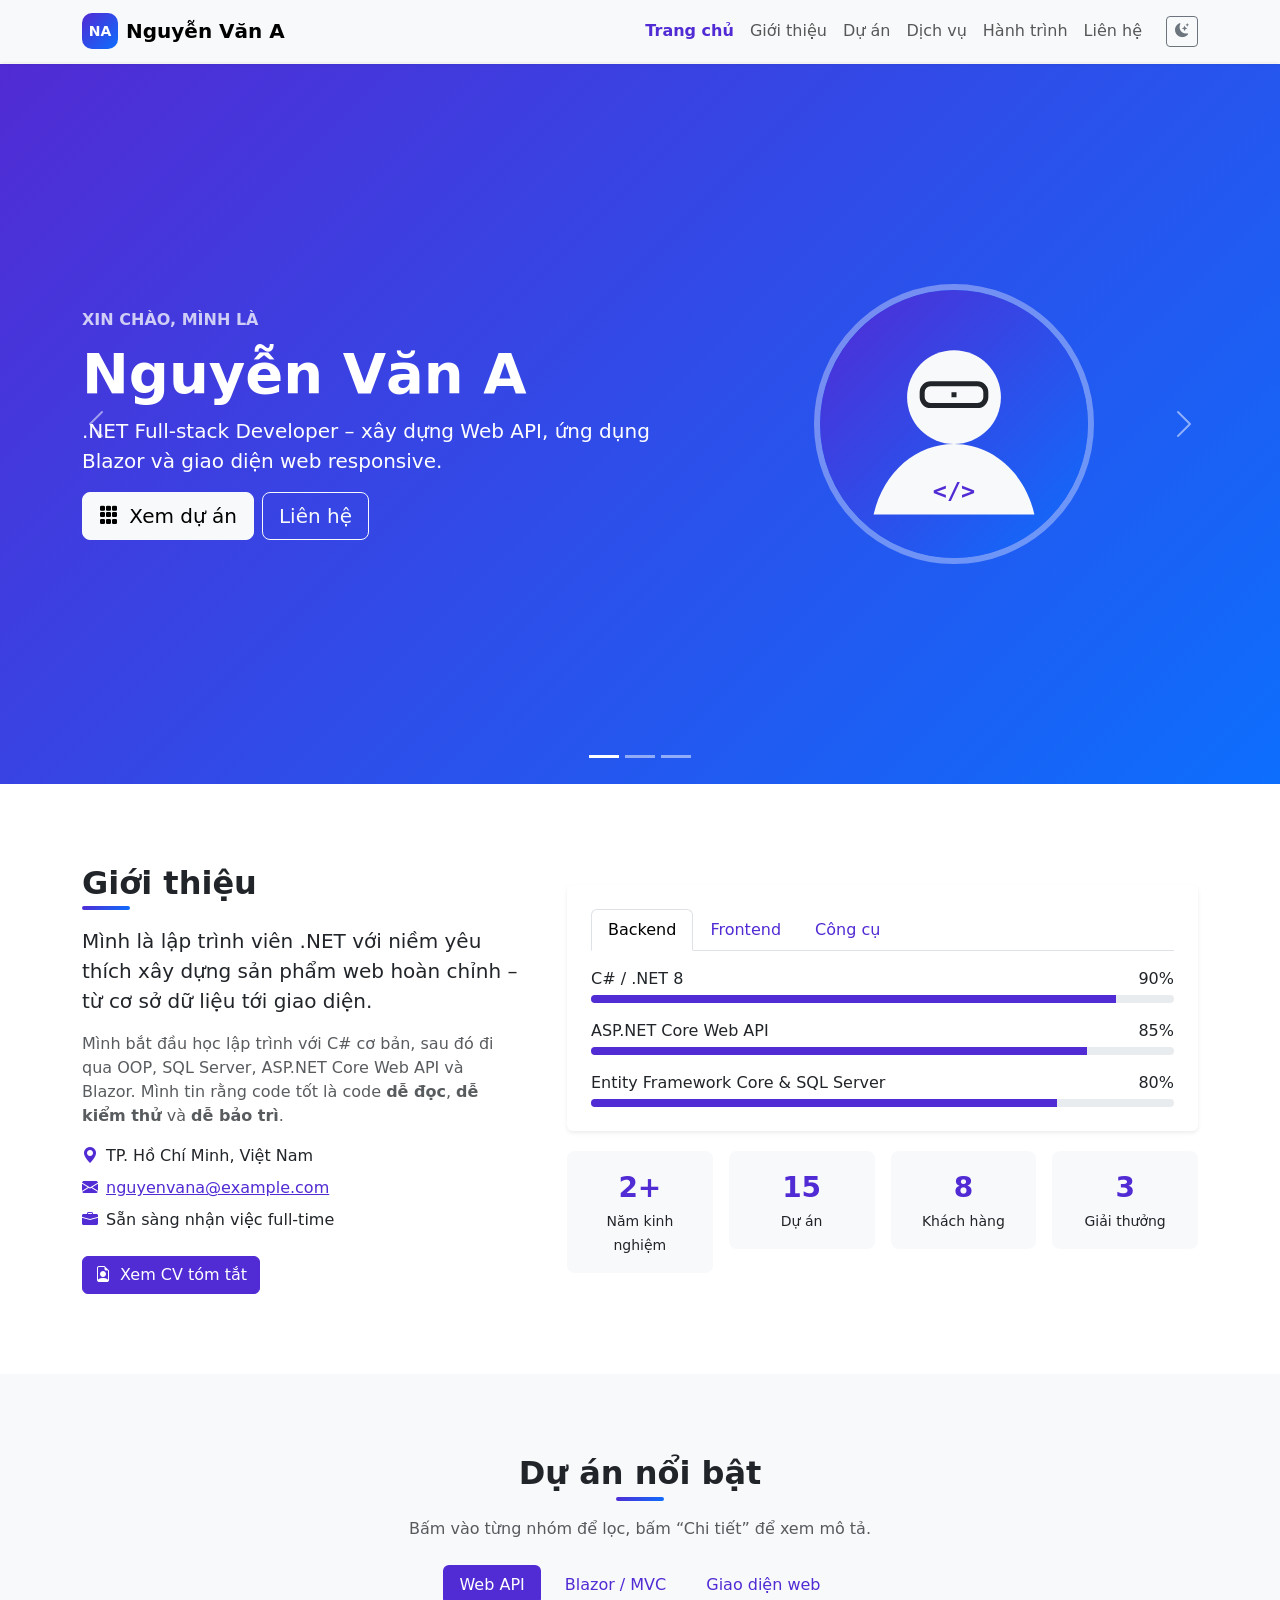
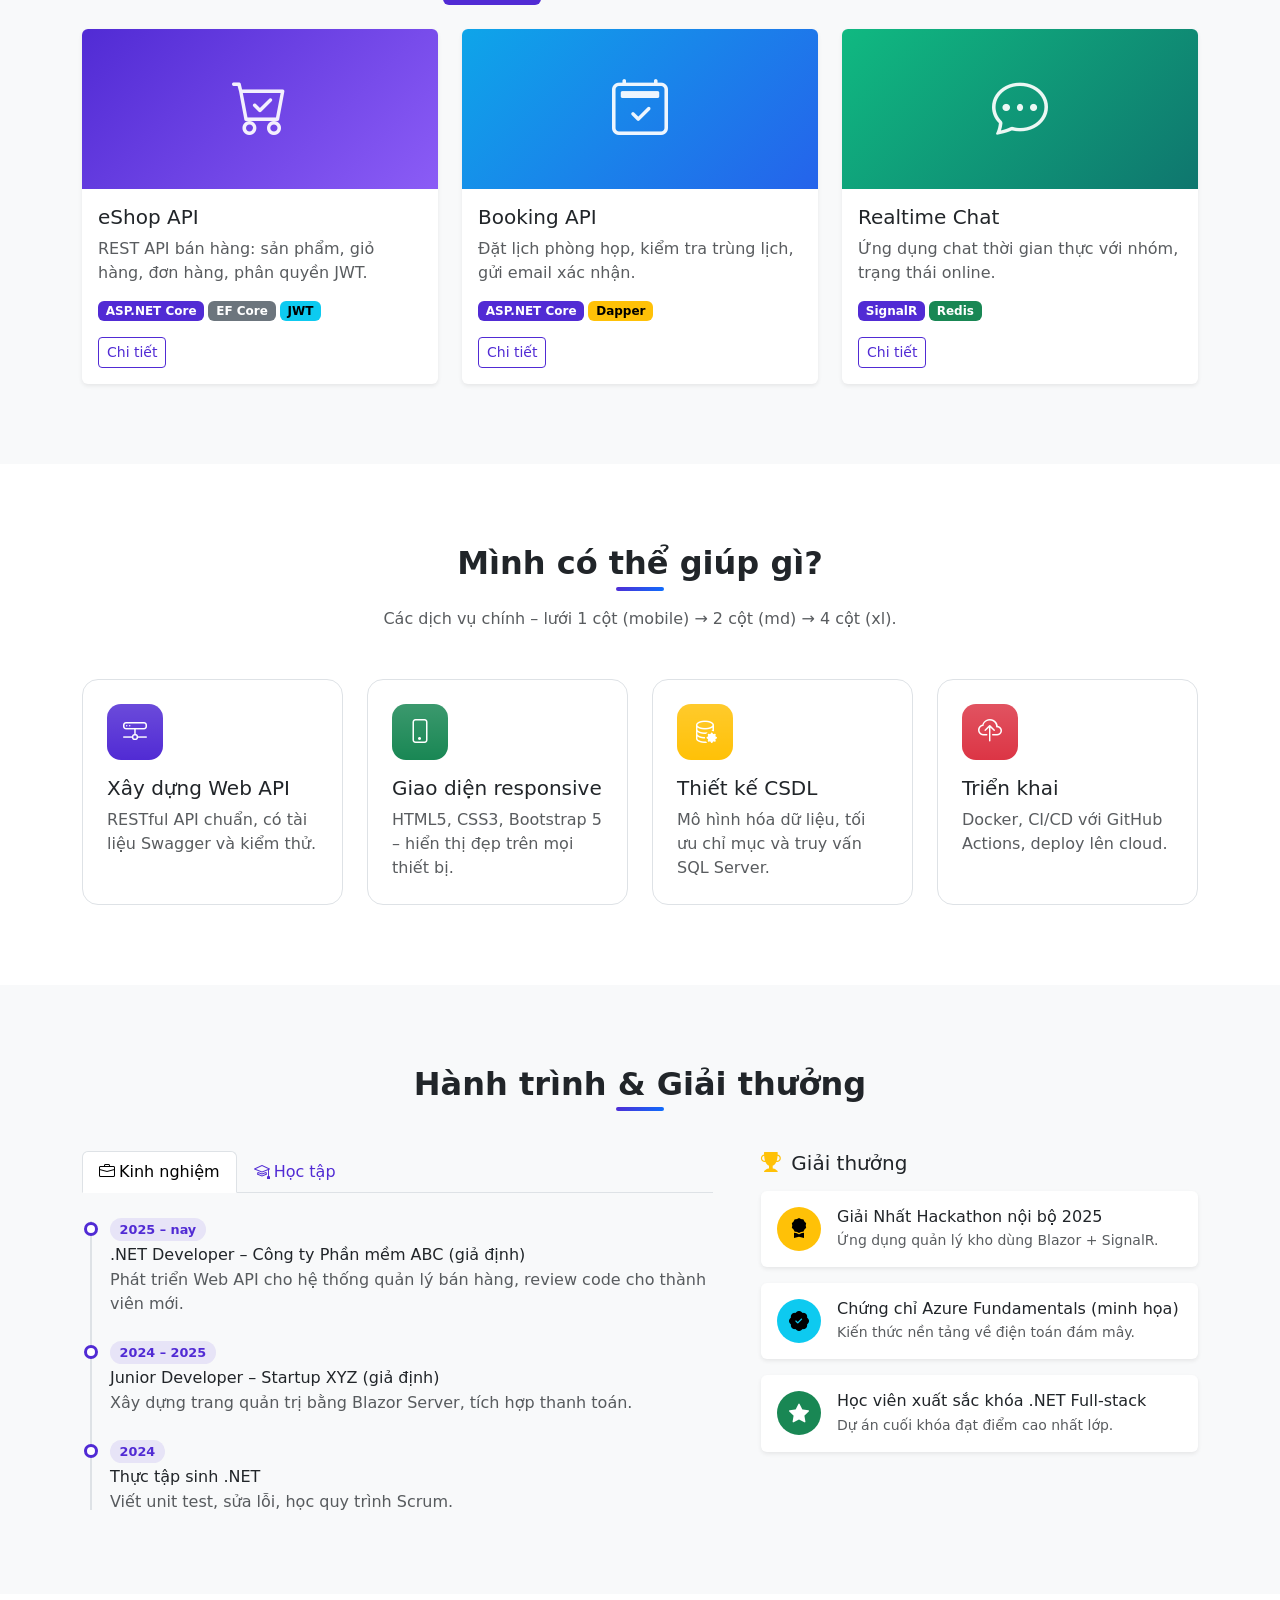
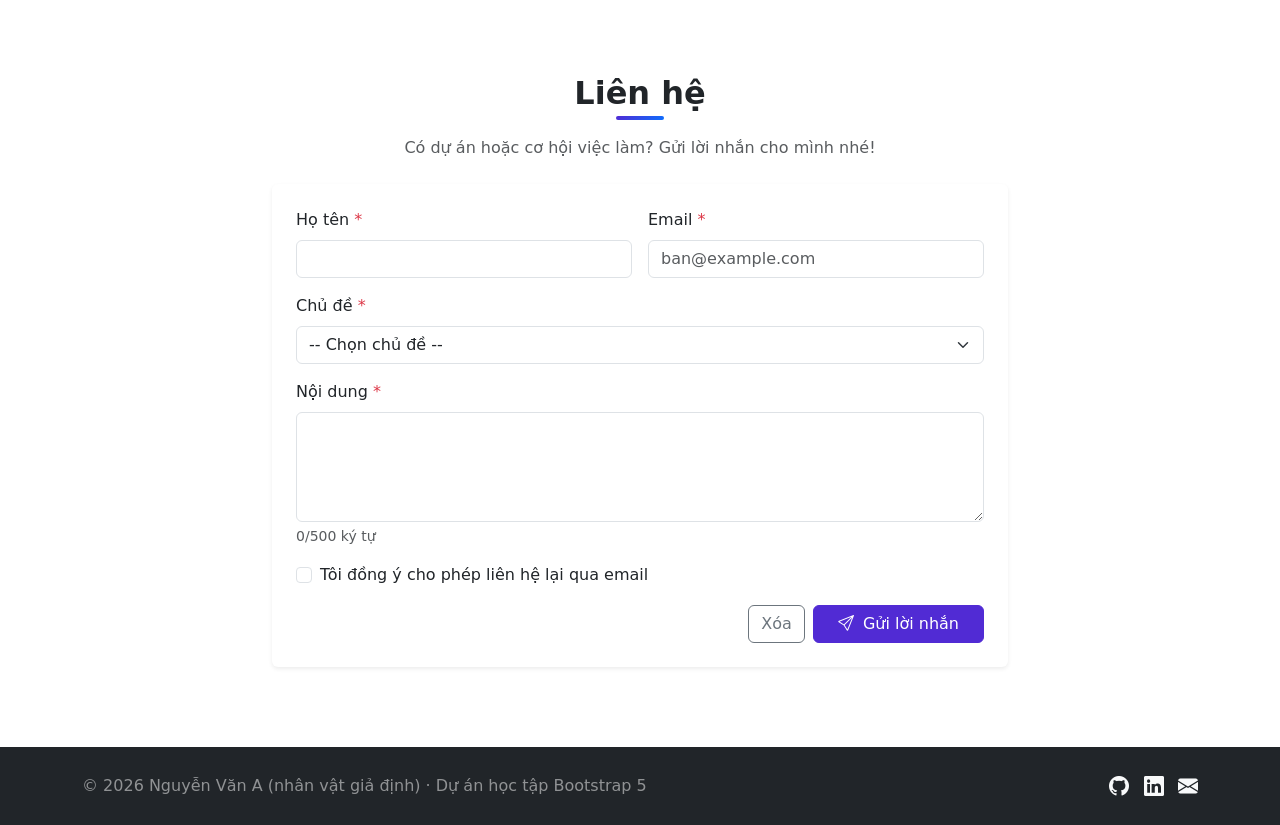
<file: P5-my-portfolio/index.html>
<!DOCTYPE html>
<!--
  P5 - My Portfolio (Buổi 18–22): Bootstrap 5 + JavaScript thuần (vanilla JS).
  Bootstrap = bộ CSS + JS viết sẵn: ta chỉ GẮN CLASS vào HTML là có giao diện
  (lưới, nút, card, modal...), không phải tự viết CSS như P4.
  data-bs-theme="light|dark": Bootstrap 5.3 đổi toàn bộ màu theo thuộc tính này
  (js/main.js đổi giá trị khi bấm nút 🌙). Mọi thuộc tính data-* là "dữ liệu tùy ý"
  gắn vào thẻ; data-bs-* là quy ước riêng của Bootstrap.
  Đọc theo thứ tự: file này → css/style.css (phần tùy biến) → js/main.js (tương tác).
-->
<html lang="vi" data-bs-theme="light">
<head>
  <meta charset="UTF-8">
  <meta name="viewport" content="width=device-width, initial-scale=1.0">
  <meta name="description" content="Portfolio của Nguyễn Văn A - .NET Developer (nhân vật giả định, dự án học tập Bootstrap 5).">
  <title>Nguyễn Văn A - .NET Developer Portfolio</title>
  <link rel="icon" href="images/favicon.svg" type="image/svg+xml">

  <!--
    Script nhỏ đặt NGAY TRONG <head> (chạy trước khi trang hiển thị):
    - localStorage.getItem đọc theme đã lưu từ lần trước; bọc try/catch vì
      localStorage có thể bị chặn và NÉM LỖI (không chỉ trả về null).
    - Chưa lưu gì → theo cài đặt hệ điều hành (prefers-color-scheme: dark).
    - (function () { ... })() = IIFE: hàm tự chạy, biến bên trong không "rò" ra ngoài.
    Nếu đặt đoạn này ở cuối trang, người dùng sẽ thấy trang trắng chớp rồi mới tối.
  -->
  <!-- Áp dụng theme đã lưu TRƯỚC khi trang vẽ để tránh "nháy" màu -->
  <script>
    (function () {
      let theme = null;
      try {
        theme = localStorage.getItem('portfolio-theme');
      } catch (e) {
        theme = null; // localStorage có thể bị chặn (chế độ ẩn danh, cài đặt trình duyệt)
      }
      if (theme !== 'light' && theme !== 'dark') {
        theme = window.matchMedia('(prefers-color-scheme: dark)').matches ? 'dark' : 'light';
      }
      document.documentElement.setAttribute('data-bs-theme', theme);
    })();
  </script>

  <!--
    Nạp Bootstrap từ CDN (máy chủ phân phối nội dung) – không cần tải file về.
    - Ghim phiên bản chính xác (5.3.3) để Bootstrap ra bản mới không làm vỡ giao diện.
    - integrity (SRI): mã băm của file; nếu file trên CDN bị sửa, trình duyệt từ chối nạp.
    - crossorigin="anonymous": bắt buộc đi kèm integrity khi nạp từ tên miền khác.
  -->
  <!-- Bootstrap 5.3.3 CSS (CDN jsDelivr, ghim phiên bản chính xác) -->
  <link rel="stylesheet" href="https://cdn.jsdelivr.net/npm/bootstrap@5.3.3/dist/css/bootstrap.min.css"
    integrity="sha384-QWTKZyjpPEjISv5WaRU9OFeRpok6YctnYmDr5pNlyT2bRjXh0JMhjY6hW+ALEwIH" crossorigin="anonymous">
  <!-- Bootstrap Icons 1.11.3 -->
  <link rel="stylesheet" href="https://cdn.jsdelivr.net/npm/bootstrap-icons@1.11.3/font/bootstrap-icons.min.css">
  <!-- CSS riêng: đặt SAU Bootstrap để ghi đè -->
  <link rel="stylesheet" href="css/style.css">
</head>
<!--
  Scrollspy (data-bs-spy="scroll"): Bootstrap tự tô sáng mục menu tương ứng với
  section đang xem. data-bs-target trỏ tới navbar; tabindex="0" để vùng cuộn nhận focus.
  Component của Bootstrap được bật bằng THUỘC TÍNH data-bs-* – không cần viết JS.
-->
<body data-bs-spy="scroll" data-bs-target="#mainNav" data-bs-offset="80" tabindex="0">

  <!--
    Skip link: ẩn đi, chỉ hiện khi người dùng nhấn Tab → nhảy thẳng tới <main id="main">
    mà không phải đi qua cả menu. Utility class: position-absolute top-0 start-0 m-2
    (start = trái trong ngôn ngữ viết trái → phải; m-2 = margin cấp 2).
  -->
  <a class="visually-hidden-focusable position-absolute top-0 start-0 m-2 btn btn-primary" href="#main">Bỏ qua tới nội dung chính</a>

  <!-- ================= NAVBAR (collapse) ================= -->
  <!--
    NAVBAR responsive:
    - navbar-expand-lg: từ màn ≥ lg (992px) menu trải ngang; nhỏ hơn thì gập vào nút ☰.
    - fixed-top: dính trên cùng (style.css bù padding-top cho body để không che nội dung).
    - bg-body-tertiary: màu nền tự đổi theo theme sáng/tối.
    Các hậu tố breakpoint của Bootstrap: sm ≥576, md ≥768, lg ≥992, xl ≥1200, xxl ≥1400
    (giống hệt các mốc media query mobile-first đã tự viết ở P4).
  -->
  <nav id="mainNav" class="navbar navbar-expand-lg bg-body-tertiary fixed-top shadow-sm" aria-label="Điều hướng chính">
    <div class="container">
      <a class="navbar-brand fw-bold d-flex align-items-center gap-2" href="#home">
        <span class="brand-mark">NA</span>
        <span>Nguyễn Văn A</span>
      </a>
      <!--
        Utility class = mỗi class làm MỘT việc: d-flex (display:flex), align-items-center,
        gap-2. order-lg-last: từ lg trở lên đưa cụm nút xuống CUỐI hàng (thuộc tính order
        của Flexbox ở P4).
      -->
      <div class="d-flex align-items-center gap-2 order-lg-last">
        <button id="themeToggle" class="btn btn-outline-secondary btn-sm" type="button" aria-label="Chuyển chế độ sáng/tối">
          <i class="bi bi-moon-stars-fill" aria-hidden="true"></i>
        </button>
        <!--
          Nút ☰ (Collapse): data-bs-toggle="collapse" + data-bs-target="#navMenu" → bấm thì
          Bootstrap mở/đóng phần tử có id="navMenu". aria-expanded được Bootstrap tự cập nhật.
          ⚠️ Lỗi hay gặp: target "#navMenu" mà id viết khác (navmenu) → bấm không có gì xảy ra;
             hoặc quên nạp bootstrap.bundle.min.js ở cuối trang.
        -->
        <button class="navbar-toggler" type="button" data-bs-toggle="collapse" data-bs-target="#navMenu"
          aria-controls="navMenu" aria-expanded="false" aria-label="Mở menu">
          <span class="navbar-toggler-icon"></span>
        </button>
      </div>
      <div class="collapse navbar-collapse" id="navMenu">
        <!-- ms-auto = margin-start: auto → đẩy menu sang phải (mẹo margin auto của Flexbox). -->
        <ul class="navbar-nav ms-auto me-lg-3">
          <li class="nav-item"><a class="nav-link" href="#home">Trang chủ</a></li>
          <li class="nav-item"><a class="nav-link" href="#about">Giới thiệu</a></li>
          <li class="nav-item"><a class="nav-link" href="#projects">Dự án</a></li>
          <li class="nav-item"><a class="nav-link" href="#services">Dịch vụ</a></li>
          <li class="nav-item"><a class="nav-link" href="#journey">Hành trình</a></li>
          <li class="nav-item"><a class="nav-link" href="#contact">Liên hệ</a></li>
        </ul>
      </div>
    </div>
  </nav>

  <main id="main">
    <!-- ================= HERO / CAROUSEL ================= -->
    <section id="home" class="hero">
      <!--
        CAROUSEL (slider): data-bs-ride="carousel" tự chạy khi tải trang,
        data-bs-interval="6000" = đổi slide mỗi 6 giây; carousel-fade: hiệu ứng mờ dần.
        Nút indicator/prev/next nối với carousel qua data-bs-target="#heroCarousel".
        Slide đang hiện phải có class "active" (chỉ MỘT slide).
      -->
      <div id="heroCarousel" class="carousel slide carousel-fade" data-bs-ride="carousel" data-bs-interval="6000">
        <div class="carousel-indicators">
          <button type="button" data-bs-target="#heroCarousel" data-bs-slide-to="0" class="active" aria-current="true" aria-label="Slide 1"></button>
          <button type="button" data-bs-target="#heroCarousel" data-bs-slide-to="1" aria-label="Slide 2"></button>
          <button type="button" data-bs-target="#heroCarousel" data-bs-slide-to="2" aria-label="Slide 3"></button>
        </div>
        <div class="carousel-inner">
          <div class="carousel-item active hero-slide hero-slide-1">
            <div class="container h-100 d-flex align-items-center">
              <!--
                LƯỚI 12 CỘT của Bootstrap: .container > .row > .col-*
                - col-12: chiếm 12/12 (cả hàng) trên mọi màn hình
                - col-md-7: từ md (≥768px) chiếm 7/12; cột ảnh col-md-5 chiếm 5/12 (7 + 5 = 12)
                - g-4: khoảng cách (gutter) giữa các cột
                ⚠️ Lỗi hay gặp: đặt .col trực tiếp mà không có .row bọc ngoài, hoặc tổng số cột > 12
                   (cột thừa sẽ rớt xuống hàng mới).
                d-none d-md-block: ẩn ảnh trên mobile, hiện từ md trở lên.
              -->
              <div class="row align-items-center w-100 g-4">
                <div class="col-12 col-md-7 text-white">
                  <p class="text-uppercase fw-semibold mb-2 opacity-75">Xin chào, mình là</p>
                  <h1 class="display-4 fw-bold">Nguyễn Văn A</h1>
                  <p class="lead">.NET Full-stack Developer – xây dựng Web API, ứng dụng Blazor và giao diện web responsive.</p>
                  <div class="d-flex flex-wrap gap-2">
                    <a class="btn btn-light btn-lg" href="#projects"><i class="bi bi-grid-3x3-gap-fill me-1" aria-hidden="true"></i> Xem dự án</a>
                    <a class="btn btn-outline-light btn-lg" href="#contact">Liên hệ</a>
                  </div>
                </div>
                <div class="col-md-5 d-none d-md-block text-center">
                  <img class="hero-avatar img-fluid" src="images/avatar.svg" alt="Ảnh đại diện minh họa" width="280" height="280">
                </div>
              </div>
            </div>
          </div>
          <div class="carousel-item hero-slide hero-slide-2">
            <div class="container h-100 d-flex align-items-center">
              <div class="text-white col-lg-8">
                <p class="text-uppercase fw-semibold mb-2 opacity-75">Backend</p>
                <h2 class="display-5 fw-bold">ASP.NET Core &amp; Entity Framework</h2>
                <p class="lead">Thiết kế RESTful API sạch, bảo mật JWT, tối ưu truy vấn SQL Server.</p>
                <a class="btn btn-light btn-lg" href="#projects">Dự án Web API</a>
              </div>
            </div>
          </div>
          <div class="carousel-item hero-slide hero-slide-3">
            <div class="container h-100 d-flex align-items-center">
              <div class="text-white col-lg-8">
                <p class="text-uppercase fw-semibold mb-2 opacity-75">Frontend</p>
                <h2 class="display-5 fw-bold">HTML5, CSS3, Bootstrap &amp; Blazor</h2>
                <p class="lead">Giao diện responsive trên mọi thiết bị, từ điện thoại tới màn hình 4K.</p>
                <a class="btn btn-light btn-lg" href="#services">Xem dịch vụ</a>
              </div>
            </div>
          </div>
        </div>
        <!--
          Nút điều khiển: data-bs-slide="prev|next". .visually-hidden = chữ cho trình đọc
          màn hình (giống .sr-only ở P4).
        -->
        <button class="carousel-control-prev d-none d-md-flex" type="button" data-bs-target="#heroCarousel" data-bs-slide="prev">
          <span class="carousel-control-prev-icon" aria-hidden="true"></span>
          <span class="visually-hidden">Slide trước</span>
        </button>
        <button class="carousel-control-next d-none d-md-flex" type="button" data-bs-target="#heroCarousel" data-bs-slide="next">
          <span class="carousel-control-next-icon" aria-hidden="true"></span>
          <span class="visually-hidden">Slide sau</span>
        </button>
      </div>
    </section>

    <!-- ================= ABOUT: grid 12 cột ================= -->
    <!--
      section-padding là class TỰ VIẾT trong css/style.css – kết hợp Bootstrap với CSS riêng.
      row g-5: 2 cột col-lg-5 + col-lg-7 trên desktop, xếp chồng (col-12) trên mobile.
    -->
    <section id="about" class="section-padding">
      <div class="container">
        <div class="row g-5 align-items-center">
          <div class="col-12 col-lg-5">
            <h2 class="section-title">Giới thiệu</h2>
            <p class="lead">Mình là lập trình viên .NET với niềm yêu thích xây dựng sản phẩm web hoàn chỉnh – từ cơ sở dữ liệu tới giao diện.</p>
            <p class="text-body-secondary">Mình bắt đầu học lập trình với C# cơ bản, sau đó đi qua OOP, SQL Server, ASP.NET Core Web API và Blazor.
              Mình tin rằng code tốt là code <strong>dễ đọc</strong>, <strong>dễ kiểm thử</strong> và <strong>dễ bảo trì</strong>.</p>
            <!--
              list-unstyled bỏ dấu chấm đầu dòng; <i class="bi bi-..."> là icon font Bootstrap Icons
              (aria-hidden="true" vì chỉ để trang trí).
            -->
            <ul class="list-unstyled d-grid gap-2 mb-4">
              <li><i class="bi bi-geo-alt-fill text-primary me-2" aria-hidden="true"></i>TP. Hồ Chí Minh, Việt Nam</li>
              <li><i class="bi bi-envelope-fill text-primary me-2" aria-hidden="true"></i><a href="mailto:nguyenvana@example.com">nguyenvana@example.com</a></li>
              <li><i class="bi bi-briefcase-fill text-primary me-2" aria-hidden="true"></i>Sẵn sàng nhận việc full-time</li>
            </ul>
            <!--
              Nút mở MODAL: data-bs-toggle="modal" + data-bs-target="#cvModal" (modal nằm cuối trang).
              <button type="button"> vì đây là hành động trong trang, không dẫn đi đâu.
            -->
            <!-- Modal: mở CV tóm tắt -->
            <button type="button" class="btn btn-primary" data-bs-toggle="modal" data-bs-target="#cvModal">
              <i class="bi bi-file-earmark-person me-1" aria-hidden="true"></i> Xem CV tóm tắt
            </button>
          </div>

          <div class="col-12 col-lg-7">
            <!--
              TABS: mỗi nút có data-bs-toggle="tab" + data-bs-target="#...-pane";
              pane tương ứng có class tab-pane, pane đang mở thêm "show active".
              role="tablist/tab/tabpanel" + aria-controls/aria-selected mô tả quan hệ cho trình đọc màn hình.
              Card: card > card-body; border-0 shadow-sm p-4 là utility (bỏ viền, bóng nhẹ, padding).
            -->
            <!-- Tabs: Kỹ năng theo nhóm -->
            <div class="card border-0 shadow-sm">
              <div class="card-body p-4">
                <ul class="nav nav-tabs mb-3" id="skillTabs" role="tablist">
                  <li class="nav-item" role="presentation">
                    <button class="nav-link active" id="backend-tab" data-bs-toggle="tab" data-bs-target="#backend-pane" type="button" role="tab" aria-controls="backend-pane" aria-selected="true">Backend</button>
                  </li>
                  <li class="nav-item" role="presentation">
                    <button class="nav-link" id="frontend-tab" data-bs-toggle="tab" data-bs-target="#frontend-pane" type="button" role="tab" aria-controls="frontend-pane" aria-selected="false">Frontend</button>
                  </li>
                  <li class="nav-item" role="presentation">
                    <button class="nav-link" id="tools-tab" data-bs-toggle="tab" data-bs-target="#tools-pane" type="button" role="tab" aria-controls="tools-pane" aria-selected="false">Công cụ</button>
                  </li>
                </ul>
                <!--
                  Progress bar: độ rộng thanh màu đặt bằng style="width: 90%" vì đó là DỮ LIỆU từng kỹ năng;
                  aria-valuenow/min/max cho trình đọc màn hình biết giá trị thực.
                -->
                <div class="tab-content" id="skillTabsContent">
                  <div class="tab-pane fade show active" id="backend-pane" role="tabpanel" aria-labelledby="backend-tab" tabindex="0">
                    <div class="skill">
                      <div class="d-flex justify-content-between"><span>C# / .NET 8</span><span>90%</span></div>
                      <div class="progress" role="progressbar" aria-label="C# / .NET 8" aria-valuenow="90" aria-valuemin="0" aria-valuemax="100"><div class="progress-bar" style="width: 90%"></div></div>
                    </div>
                    <div class="skill">
                      <div class="d-flex justify-content-between"><span>ASP.NET Core Web API</span><span>85%</span></div>
                      <div class="progress" role="progressbar" aria-label="ASP.NET Core Web API" aria-valuenow="85" aria-valuemin="0" aria-valuemax="100"><div class="progress-bar" style="width: 85%"></div></div>
                    </div>
                    <div class="skill">
                      <div class="d-flex justify-content-between"><span>Entity Framework Core &amp; SQL Server</span><span>80%</span></div>
                      <div class="progress" role="progressbar" aria-label="Entity Framework Core và SQL Server" aria-valuenow="80" aria-valuemin="0" aria-valuemax="100"><div class="progress-bar" style="width: 80%"></div></div>
                    </div>
                  </div>
                  <div class="tab-pane fade" id="frontend-pane" role="tabpanel" aria-labelledby="frontend-tab" tabindex="0">
                    <div class="skill">
                      <div class="d-flex justify-content-between"><span>HTML5 / CSS3</span><span>90%</span></div>
                      <div class="progress" role="progressbar" aria-label="HTML5 / CSS3" aria-valuenow="90" aria-valuemin="0" aria-valuemax="100"><div class="progress-bar bg-success" style="width: 90%"></div></div>
                    </div>
                    <div class="skill">
                      <div class="d-flex justify-content-between"><span>Bootstrap 5</span><span>85%</span></div>
                      <div class="progress" role="progressbar" aria-label="Bootstrap 5" aria-valuenow="85" aria-valuemin="0" aria-valuemax="100"><div class="progress-bar bg-success" style="width: 85%"></div></div>
                    </div>
                    <div class="skill">
                      <div class="d-flex justify-content-between"><span>Blazor</span><span>75%</span></div>
                      <div class="progress" role="progressbar" aria-label="Blazor" aria-valuenow="75" aria-valuemin="0" aria-valuemax="100"><div class="progress-bar bg-success" style="width: 75%"></div></div>
                    </div>
                  </div>
                  <div class="tab-pane fade" id="tools-pane" role="tabpanel" aria-labelledby="tools-tab" tabindex="0">
                    <div class="d-flex flex-wrap gap-2">
                      <span class="badge rounded-pill text-bg-primary fs-6">Git &amp; GitHub</span>
                      <span class="badge rounded-pill text-bg-secondary fs-6">Visual Studio</span>
                      <span class="badge rounded-pill text-bg-info fs-6">VS Code</span>
                      <span class="badge rounded-pill text-bg-warning fs-6">Postman</span>
                      <span class="badge rounded-pill text-bg-success fs-6">Docker</span>
                      <span class="badge rounded-pill text-bg-danger fs-6">SQL Server Management Studio</span>
                      <span class="badge rounded-pill text-bg-dark fs-6">Azure</span>
                    </div>
                  </div>
                </div>
              </div>
            </div>

            <!--
              row-cols-2 row-cols-md-4: đặt SỐ CỘT ở cấp .row (2 cột mobile, 4 cột từ md)
              → các con chỉ cần class "col", không phải ghi col-6/col-md-3 cho từng ô.
            -->
            <!-- Số liệu: grid lồng nhau, mỗi breakpoint số cột khác nhau -->
            <div class="row row-cols-2 row-cols-md-4 g-3 mt-1 text-center">
              <div class="col"><div class="stat p-3 rounded-3 bg-body-tertiary"><strong class="d-block fs-3 text-primary">2+</strong><small>Năm kinh nghiệm</small></div></div>
              <div class="col"><div class="stat p-3 rounded-3 bg-body-tertiary"><strong class="d-block fs-3 text-primary">15</strong><small>Dự án</small></div></div>
              <div class="col"><div class="stat p-3 rounded-3 bg-body-tertiary"><strong class="d-block fs-3 text-primary">8</strong><small>Khách hàng</small></div></div>
              <div class="col"><div class="stat p-3 rounded-3 bg-body-tertiary"><strong class="d-block fs-3 text-primary">3</strong><small>Giải thưởng</small></div></div>
            </div>
          </div>
        </div>
      </div>
    </section>

    <!-- ================= PROJECTS: pills + card grid + modal ================= -->
    <!-- PROJECTS: Pills (giống tabs nhưng kiểu nút tròn: data-bs-toggle="pill") để lọc nhóm dự án. -->
    <section id="projects" class="section-padding bg-body-tertiary">
      <div class="container">
        <div class="text-center mb-4">
          <h2 class="section-title">Dự án nổi bật</h2>
          <p class="text-body-secondary">Bấm vào từng nhóm để lọc, bấm “Chi tiết” để xem mô tả.</p>
        </div>

        <ul class="nav nav-pills justify-content-center mb-4 gap-2" id="projectPills" role="tablist">
          <li class="nav-item" role="presentation">
            <button class="nav-link active" id="api-tab" data-bs-toggle="pill" data-bs-target="#api-pane" type="button" role="tab" aria-controls="api-pane" aria-selected="true">Web API</button>
          </li>
          <li class="nav-item" role="presentation">
            <button class="nav-link" id="blazor-tab" data-bs-toggle="pill" data-bs-target="#blazor-pane" type="button" role="tab" aria-controls="blazor-pane" aria-selected="false">Blazor / MVC</button>
          </li>
          <li class="nav-item" role="presentation">
            <button class="nav-link" id="web-tab" data-bs-toggle="pill" data-bs-target="#web-pane" type="button" role="tab" aria-controls="web-pane" aria-selected="false">Giao diện web</button>
          </li>
        </ul>

        <div class="tab-content">
          <!-- Pane 1 -->
          <div class="tab-pane fade show active" id="api-pane" role="tabpanel" aria-labelledby="api-tab" tabindex="0">
            <!--
              Lưới card: 1 → 2 → 3 cột theo breakpoint. card h-100 = cao 100% cột
              → mọi card trong hàng cao bằng nhau.
            -->
            <div class="row row-cols-1 row-cols-sm-2 row-cols-lg-3 g-4">
              <div class="col">
                <article class="card h-100 project-card border-0 shadow-sm">
                  <div class="project-thumb thumb-1" aria-hidden="true"><i class="bi bi-cart-check"></i></div>
                  <div class="card-body">
                    <h3 class="card-title h5">eShop API</h3>
                    <p class="card-text text-body-secondary">REST API bán hàng: sản phẩm, giỏ hàng, đơn hàng, phân quyền JWT.</p>
                    <div class="d-flex flex-wrap gap-1">
                      <span class="badge text-bg-primary">ASP.NET Core</span><span class="badge text-bg-secondary">EF Core</span><span class="badge text-bg-info">JWT</span>
                    </div>
                  </div>
                  <div class="card-footer bg-transparent border-0 pt-0 pb-3 px-3">
                    <!--
                      MỘT modal dùng chung cho mọi dự án: dữ liệu riêng nằm ở data-title/data-tech/data-desc.
                      js/main.js nghe sự kiện show.bs.modal, đọc các data-* này (qua dataset) và điền vào modal
                      → không phải viết 8 modal giống nhau.
                    -->
                    <button type="button" class="btn btn-outline-primary btn-sm" data-bs-toggle="modal" data-bs-target="#projectModal"
                      data-title="eShop API" data-tech="ASP.NET Core 8 · EF Core · SQL Server · JWT · Swagger"
                      data-desc="Hệ thống API cho cửa hàng trực tuyến với 30+ endpoint, phân trang, lọc, xác thực JWT, phân quyền Admin/Customer và tài liệu Swagger.">Chi tiết</button>
                  </div>
                </article>
              </div>
              <div class="col">
                <article class="card h-100 project-card border-0 shadow-sm">
                  <div class="project-thumb thumb-2" aria-hidden="true"><i class="bi bi-calendar2-check"></i></div>
                  <div class="card-body">
                    <h3 class="card-title h5">Booking API</h3>
                    <p class="card-text text-body-secondary">Đặt lịch phòng họp, kiểm tra trùng lịch, gửi email xác nhận.</p>
                    <div class="d-flex flex-wrap gap-1">
                      <span class="badge text-bg-primary">ASP.NET Core</span><span class="badge text-bg-warning">Dapper</span>
                    </div>
                  </div>
                  <div class="card-footer bg-transparent border-0 pt-0 pb-3 px-3">
                    <button type="button" class="btn btn-outline-primary btn-sm" data-bs-toggle="modal" data-bs-target="#projectModal"
                      data-title="Booking API" data-tech="ASP.NET Core 8 · Dapper · SQL Server · Background Service"
                      data-desc="API đặt lịch phòng họp, xử lý xung đột thời gian bằng truy vấn SQL, gửi email nhắc lịch qua background service.">Chi tiết</button>
                  </div>
                </article>
              </div>
              <div class="col">
                <article class="card h-100 project-card border-0 shadow-sm">
                  <div class="project-thumb thumb-3" aria-hidden="true"><i class="bi bi-chat-dots"></i></div>
                  <div class="card-body">
                    <h3 class="card-title h5">Realtime Chat</h3>
                    <p class="card-text text-body-secondary">Ứng dụng chat thời gian thực với nhóm, trạng thái online.</p>
                    <div class="d-flex flex-wrap gap-1">
                      <span class="badge text-bg-primary">SignalR</span><span class="badge text-bg-success">Redis</span>
                    </div>
                  </div>
                  <div class="card-footer bg-transparent border-0 pt-0 pb-3 px-3">
                    <button type="button" class="btn btn-outline-primary btn-sm" data-bs-toggle="modal" data-bs-target="#projectModal"
                      data-title="Realtime Chat" data-tech="ASP.NET Core SignalR · Redis backplane"
                      data-desc="Chat nhóm thời gian thực, hiển thị ai đang gõ phím, lưu lịch sử tin nhắn và hỗ trợ nhiều server nhờ Redis.">Chi tiết</button>
                  </div>
                </article>
              </div>
            </div>
          </div>

          <!-- Pane 2 -->
          <div class="tab-pane fade" id="blazor-pane" role="tabpanel" aria-labelledby="blazor-tab" tabindex="0">
            <div class="row row-cols-1 row-cols-sm-2 row-cols-lg-3 g-4">
              <div class="col">
                <article class="card h-100 project-card border-0 shadow-sm">
                  <div class="project-thumb thumb-4" aria-hidden="true"><i class="bi bi-kanban"></i></div>
                  <div class="card-body">
                    <h3 class="card-title h5">Task Board</h3>
                    <p class="card-text text-body-secondary">Bảng Kanban quản lý công việc nhóm viết bằng Blazor WebAssembly.</p>
                    <div class="d-flex flex-wrap gap-1"><span class="badge text-bg-primary">Blazor WASM</span><span class="badge text-bg-secondary">Web API</span></div>
                  </div>
                  <div class="card-footer bg-transparent border-0 pt-0 pb-3 px-3">
                    <button type="button" class="btn btn-outline-primary btn-sm" data-bs-toggle="modal" data-bs-target="#projectModal"
                      data-title="Task Board" data-tech="Blazor WebAssembly · ASP.NET Core Web API · Bootstrap 5"
                      data-desc="Kéo thả thẻ công việc giữa các cột, phân công thành viên, lọc theo nhãn và hạn chót.">Chi tiết</button>
                  </div>
                </article>
              </div>
              <div class="col">
                <article class="card h-100 project-card border-0 shadow-sm">
                  <div class="project-thumb thumb-5" aria-hidden="true"><i class="bi bi-mortarboard"></i></div>
                  <div class="card-body">
                    <h3 class="card-title h5">Student Manager</h3>
                    <p class="card-text text-body-secondary">Quản lý sinh viên, lớp học, điểm số với ASP.NET Core MVC.</p>
                    <div class="d-flex flex-wrap gap-1"><span class="badge text-bg-primary">MVC</span><span class="badge text-bg-secondary">EF Core</span></div>
                  </div>
                  <div class="card-footer bg-transparent border-0 pt-0 pb-3 px-3">
                    <button type="button" class="btn btn-outline-primary btn-sm" data-bs-toggle="modal" data-bs-target="#projectModal"
                      data-title="Student Manager" data-tech="ASP.NET Core MVC · EF Core · Identity"
                      data-desc="CRUD sinh viên/lớp/điểm, xuất báo cáo Excel, đăng nhập bằng ASP.NET Core Identity.">Chi tiết</button>
                  </div>
                </article>
              </div>
            </div>
          </div>

          <!-- Pane 3 -->
          <div class="tab-pane fade" id="web-pane" role="tabpanel" aria-labelledby="web-tab" tabindex="0">
            <div class="row row-cols-1 row-cols-sm-2 row-cols-lg-3 g-4">
              <div class="col">
                <article class="card h-100 project-card border-0 shadow-sm">
                  <div class="project-thumb thumb-6" aria-hidden="true"><i class="bi bi-cup-hot"></i></div>
                  <div class="card-body">
                    <h3 class="card-title h5">Code Cafe</h3>
                    <p class="card-text text-body-secondary">Website quán cà phê bằng HTML thuần.</p>
                    <!--
                      stretched-link: phủ vùng bấm của liên kết lên TOÀN BỘ card (card có position: relative).
                      href="../" = lên thư mục cha rồi vào P3-code-cafe (đường dẫn tương đối).
                    -->
                    <a class="stretched-link" href="../P3-code-cafe/index.html"><span class="visually-hidden">Mở dự án Code Cafe</span></a>
                  </div>
                </article>
              </div>
              <div class="col">
                <article class="card h-100 project-card border-0 shadow-sm">
                  <div class="project-thumb thumb-1" aria-hidden="true"><i class="bi bi-bag-heart"></i></div>
                  <div class="card-body">
                    <h3 class="card-title h5">CyberShop</h3>
                    <p class="card-text text-body-secondary">Trang bán hàng responsive: HTML5 semantic, Flexbox, Grid.</p>
                    <a class="stretched-link" href="../P4-layout-shop/index.html"><span class="visually-hidden">Mở dự án CyberShop</span></a>
                  </div>
                </article>
              </div>
            </div>
          </div>
        </div>
      </div>
    </section>

    <!-- ================= SERVICES / FEATURE ================= -->
    <!--
      Lưới dịch vụ: col-12 col-md-6 col-xl-3 → 1 cột / 2 cột / 4 cột.
      Đọc class từ trái sang phải: mặc định 12, từ md là 6, từ xl là 3 (mobile-first).
    -->
    <section id="services" class="section-padding">
      <div class="container">
        <div class="text-center mb-5">
          <h2 class="section-title">Mình có thể giúp gì?</h2>
          <p class="text-body-secondary">Các dịch vụ chính – lưới 1 cột (mobile) → 2 cột (md) → 4 cột (xl).</p>
        </div>
        <div class="row g-4">
          <div class="col-12 col-md-6 col-xl-3">
            <div class="feature h-100 p-4 rounded-4 border">
              <div class="feature-icon bg-primary bg-gradient"><i class="bi bi-hdd-network" aria-hidden="true"></i></div>
              <h3 class="h5">Xây dựng Web API</h3>
              <p class="text-body-secondary mb-0">RESTful API chuẩn, có tài liệu Swagger và kiểm thử.</p>
            </div>
          </div>
          <div class="col-12 col-md-6 col-xl-3">
            <div class="feature h-100 p-4 rounded-4 border">
              <div class="feature-icon bg-success bg-gradient"><i class="bi bi-phone" aria-hidden="true"></i></div>
              <h3 class="h5">Giao diện responsive</h3>
              <p class="text-body-secondary mb-0">HTML5, CSS3, Bootstrap 5 – hiển thị đẹp trên mọi thiết bị.</p>
            </div>
          </div>
          <div class="col-12 col-md-6 col-xl-3">
            <div class="feature h-100 p-4 rounded-4 border">
              <div class="feature-icon bg-warning bg-gradient"><i class="bi bi-database-gear" aria-hidden="true"></i></div>
              <h3 class="h5">Thiết kế CSDL</h3>
              <p class="text-body-secondary mb-0">Mô hình hóa dữ liệu, tối ưu chỉ mục và truy vấn SQL Server.</p>
            </div>
          </div>
          <div class="col-12 col-md-6 col-xl-3">
            <div class="feature h-100 p-4 rounded-4 border">
              <div class="feature-icon bg-danger bg-gradient"><i class="bi bi-cloud-upload" aria-hidden="true"></i></div>
              <h3 class="h5">Triển khai</h3>
              <p class="text-body-secondary mb-0">Docker, CI/CD với GitHub Actions, deploy lên cloud.</p>
            </div>
          </div>
        </div>
      </div>
    </section>

    <!-- ================= JOURNEY: tabs + timeline + awards ================= -->
    <!--
      Timeline dùng <ol> (có thứ tự thời gian); đường kẻ và chấm tròn vẽ bằng CSS
      (::before trong style.css), không cần ảnh.
    -->
    <section id="journey" class="section-padding bg-body-tertiary">
      <div class="container">
        <div class="text-center mb-4">
          <h2 class="section-title">Hành trình &amp; Giải thưởng</h2>
        </div>
        <div class="row g-5">
          <div class="col-12 col-lg-7">
            <ul class="nav nav-tabs mb-4" role="tablist">
              <li class="nav-item" role="presentation">
                <button class="nav-link active" id="work-tab" data-bs-toggle="tab" data-bs-target="#work-pane" type="button" role="tab" aria-controls="work-pane" aria-selected="true"><i class="bi bi-briefcase me-1" aria-hidden="true"></i>Kinh nghiệm</button>
              </li>
              <li class="nav-item" role="presentation">
                <button class="nav-link" id="edu-tab" data-bs-toggle="tab" data-bs-target="#edu-pane" type="button" role="tab" aria-controls="edu-pane" aria-selected="false"><i class="bi bi-mortarboard me-1" aria-hidden="true"></i>Học tập</button>
              </li>
            </ul>
            <div class="tab-content">
              <div class="tab-pane fade show active" id="work-pane" role="tabpanel" aria-labelledby="work-tab" tabindex="0">
                <ol class="timeline">
                  <li class="timeline-item">
                    <span class="timeline-date">2025 – nay</span>
                    <h3 class="h6 mb-1">.NET Developer – Công ty Phần mềm ABC (giả định)</h3>
                    <p class="text-body-secondary mb-0">Phát triển Web API cho hệ thống quản lý bán hàng, review code cho thành viên mới.</p>
                  </li>
                  <li class="timeline-item">
                    <span class="timeline-date">2024 – 2025</span>
                    <h3 class="h6 mb-1">Junior Developer – Startup XYZ (giả định)</h3>
                    <p class="text-body-secondary mb-0">Xây dựng trang quản trị bằng Blazor Server, tích hợp thanh toán.</p>
                  </li>
                  <li class="timeline-item">
                    <span class="timeline-date">2024</span>
                    <h3 class="h6 mb-1">Thực tập sinh .NET</h3>
                    <p class="text-body-secondary mb-0">Viết unit test, sửa lỗi, học quy trình Scrum.</p>
                  </li>
                </ol>
              </div>
              <div class="tab-pane fade" id="edu-pane" role="tabpanel" aria-labelledby="edu-tab" tabindex="0">
                <ol class="timeline">
                  <li class="timeline-item">
                    <span class="timeline-date">2023 – 2024</span>
                    <h3 class="h6 mb-1">Khóa học .NET Full-stack</h3>
                    <p class="text-body-secondary mb-0">C#, OOP, SQL Server, HTML/CSS/Bootstrap, ASP.NET Core, Blazor.</p>
                  </li>
                  <li class="timeline-item">
                    <span class="timeline-date">2019 – 2023</span>
                    <h3 class="h6 mb-1">Cử nhân Công nghệ Thông tin</h3>
                    <p class="text-body-secondary mb-0">Đồ án tốt nghiệp: hệ thống đặt lịch khám bệnh trực tuyến.</p>
                  </li>
                </ol>
              </div>
            </div>
          </div>

          <div class="col-12 col-lg-5">
            <h3 class="h5 mb-3"><i class="bi bi-trophy-fill text-warning me-1" aria-hidden="true"></i> Giải thưởng</h3>
            <!-- d-grid gap-3: xếp các card giải thưởng thành cột, cách đều nhau. -->
            <div class="d-grid gap-3">
              <div class="award card border-0 shadow-sm">
                <div class="card-body d-flex gap-3 align-items-start">
                  <span class="award-icon text-bg-warning"><i class="bi bi-award-fill" aria-hidden="true"></i></span>
                  <div>
                    <h4 class="h6 mb-1">Giải Nhất Hackathon nội bộ 2025</h4>
                    <p class="small text-body-secondary mb-0">Ứng dụng quản lý kho dùng Blazor + SignalR.</p>
                  </div>
                </div>
              </div>
              <div class="award card border-0 shadow-sm">
                <div class="card-body d-flex gap-3 align-items-start">
                  <span class="award-icon text-bg-info"><i class="bi bi-patch-check-fill" aria-hidden="true"></i></span>
                  <div>
                    <h4 class="h6 mb-1">Chứng chỉ Azure Fundamentals (minh họa)</h4>
                    <p class="small text-body-secondary mb-0">Kiến thức nền tảng về điện toán đám mây.</p>
                  </div>
                </div>
              </div>
              <div class="award card border-0 shadow-sm">
                <div class="card-body d-flex gap-3 align-items-start">
                  <span class="award-icon text-bg-success"><i class="bi bi-star-fill" aria-hidden="true"></i></span>
                  <div>
                    <h4 class="h6 mb-1">Học viên xuất sắc khóa .NET Full-stack</h4>
                    <p class="small text-body-secondary mb-0">Dự án cuối khóa đạt điểm cao nhất lớp.</p>
                  </div>
                </div>
              </div>
            </div>
          </div>
        </div>
      </div>
    </section>

    <!-- ================= CONTACT FORM ================= -->
    <section id="contact" class="section-padding">
      <div class="container">
        <div class="row justify-content-center">
          <div class="col-12 col-md-10 col-lg-8 col-xxl-6">
            <div class="text-center mb-4">
              <h2 class="section-title">Liên hệ</h2>
              <p class="text-body-secondary">Có dự án hoặc cơ hội việc làm? Gửi lời nhắn cho mình nhé!</p>
            </div>

            <!--
              aria-live="polite": khi JS đổi nội dung, trình đọc màn hình sẽ đọc thông báo mới.
              d-none = display: none; JS gỡ class này để hiện alert.
            -->
            <!-- Thông báo kết quả (JS sẽ hiện/ẩn) -->
            <div id="formAlert" class="alert d-none" role="alert" aria-live="polite"></div>

            <!--
              FORM có kiểm tra bằng JavaScript (xem js/main.js):
              - novalidate: TẮT bong bóng báo lỗi mặc định của trình duyệt để tự hiển thị lỗi kiểu
                Bootstrap; các thuộc tính required/minlength/type="email" VẪN được dùng để kiểm tra.
              - Không có action/method: JS chặn submit (preventDefault) và chỉ mô phỏng việc gửi.
              - .form-label/.form-control/.form-select: style ô nhập của Bootstrap.
              - .invalid-feedback: dòng báo lỗi, chỉ hiện khi form có class "was-validated"
                và ô đó không hợp lệ (JS thêm class này khi bấm Gửi).
              - label for ↔ input id giống P4; name là khóa khi gửi dữ liệu.
            -->
            <form id="contactForm" class="card card-body border-0 shadow-sm p-4" novalidate>
              <div class="row g-3">
                <div class="col-12 col-sm-6">
                  <label for="contactName" class="form-label">Họ tên <span class="text-danger">*</span></label>
                  <input type="text" class="form-control" id="contactName" name="name" required minlength="2" autocomplete="name">
                  <div class="invalid-feedback">Vui lòng nhập họ tên (ít nhất 2 ký tự).</div>
                </div>
                <div class="col-12 col-sm-6">
                  <label for="contactEmail" class="form-label">Email <span class="text-danger">*</span></label>
                  <input type="email" class="form-control" id="contactEmail" name="email" required autocomplete="email" placeholder="ban@example.com">
                  <div class="invalid-feedback">Email chưa đúng định dạng.</div>
                </div>
                <div class="col-12">
                  <label for="contactTopic" class="form-label">Chủ đề <span class="text-danger">*</span></label>
                  <select class="form-select" id="contactTopic" name="topic" required>
                    <!-- Option rỗng + required: buộc người dùng phải chọn một chủ đề thật. -->
                    <option value="" selected disabled>-- Chọn chủ đề --</option>
                    <option value="job">Cơ hội việc làm</option>
                    <option value="freelance">Dự án freelance</option>
                    <option value="other">Khác</option>
                  </select>
                  <div class="invalid-feedback">Vui lòng chọn chủ đề.</div>
                </div>
                <div class="col-12">
                  <label for="contactMessage" class="form-label">Nội dung <span class="text-danger">*</span></label>
                  <textarea class="form-control" id="contactMessage" name="message" rows="4" required minlength="10" maxlength="500"></textarea>
                  <div class="invalid-feedback">Nội dung tối thiểu 10 ký tự.</div>
                  <!-- Bộ đếm ký tự: JS nghe sự kiện input trên textarea để cập nhật số. -->
                  <div class="form-text"><span id="charCount">0</span>/500 ký tự</div>
                </div>
                <div class="col-12">
                  <div class="form-check">
                    <input class="form-check-input" type="checkbox" id="contactAgree" required>
                    <label class="form-check-label" for="contactAgree">Tôi đồng ý cho phép liên hệ lại qua email</label>
                    <div class="invalid-feedback">Bạn cần đồng ý trước khi gửi.</div>
                  </div>
                </div>
                <!-- Responsive cho nút: mobile d-grid (nút rộng hết hàng, dễ bấm), từ sm d-flex dồn sang phải. -->
                <div class="col-12 d-grid d-sm-flex justify-content-sm-end gap-2">
                  <button type="reset" class="btn btn-outline-secondary">Xóa</button>
                  <button type="submit" class="btn btn-primary px-4"><i class="bi bi-send me-1" aria-hidden="true"></i> Gửi lời nhắn</button>
                </div>
              </div>
            </form>
          </div>
        </div>
      </div>
    </section>
  </main>

  <!-- ================= FOOTER ================= -->
  <!--
    data-bs-theme="dark" trên riêng footer: phần này luôn tối dù cả trang đang sáng.
    flex-column flex-md-row: mobile xếp dọc, từ md xếp ngang.
    Liên kết ngoài: target="_blank" + rel="noopener noreferrer"; aria-label đặt tên
    cho liên kết chỉ có icon. <span id="year"> được JS cập nhật năm hiện tại.
  -->
  <footer class="py-4 bg-dark text-white-50" data-bs-theme="dark">
    <div class="container d-flex flex-column flex-md-row justify-content-between align-items-center gap-3">
      <p class="mb-0">&copy; <span id="year">2026</span> Nguyễn Văn A (nhân vật giả định) · Dự án học tập Bootstrap 5</p>
      <ul class="list-inline mb-0 fs-5">
        <li class="list-inline-item"><a class="link-light" href="https://github.com/" target="_blank" rel="noopener noreferrer" aria-label="GitHub"><i class="bi bi-github" aria-hidden="true"></i></a></li>
        <li class="list-inline-item"><a class="link-light" href="https://www.linkedin.com/" target="_blank" rel="noopener noreferrer" aria-label="LinkedIn"><i class="bi bi-linkedin" aria-hidden="true"></i></a></li>
        <li class="list-inline-item"><a class="link-light" href="mailto:nguyenvana@example.com" aria-label="Email"><i class="bi bi-envelope-fill" aria-hidden="true"></i></a></li>
      </ul>
    </div>
  </footer>

  <!-- Nút ẩn mặc định (CSS .back-to-top), JS thêm class .show khi cuộn xuống đủ xa. -->
  <!-- Nút lên đầu trang -->
  <button id="backToTop" class="btn btn-primary rounded-circle shadow back-to-top" type="button" aria-label="Lên đầu trang">
    <i class="bi bi-arrow-up" aria-hidden="true"></i>
  </button>

  <!-- ================= MODAL: chi tiết dự án (1 modal dùng chung) ================= -->
  <!--
    Cấu trúc MODAL: .modal > .modal-dialog > .modal-content > header/body/footer.
    tabindex="-1" để Bootstrap đưa focus vào modal; aria-labelledby trỏ tới tiêu đề.
    data-bs-dismiss="modal" trên nút → bấm là đóng modal (không cần JS).
    modal-dialog-centered: căn giữa theo chiều dọc.
  -->
  <div class="modal fade" id="projectModal" tabindex="-1" aria-labelledby="projectModalLabel">
    <div class="modal-dialog modal-dialog-centered">
      <div class="modal-content">
        <div class="modal-header">
          <h2 class="modal-title fs-5" id="projectModalLabel">Chi tiết dự án</h2>
          <button type="button" class="btn-close" data-bs-dismiss="modal" aria-label="Đóng"></button>
        </div>
        <div class="modal-body">
          <p id="projectModalDesc" class="mb-3"></p>
          <p class="mb-0"><strong>Công nghệ:</strong> <span id="projectModalTech"></span></p>
        </div>
        <div class="modal-footer">
          <button type="button" class="btn btn-secondary" data-bs-dismiss="modal">Đóng</button>
        </div>
      </div>
    </div>
  </div>

  <!-- ================= MODAL: CV tóm tắt ================= -->
  <!-- modal-lg: modal rộng hơn; modal-dialog-scrollable: nội dung dài thì cuộn bên trong modal. -->
  <div class="modal fade" id="cvModal" tabindex="-1" aria-labelledby="cvModalLabel">
    <div class="modal-dialog modal-lg modal-dialog-scrollable">
      <div class="modal-content">
        <div class="modal-header">
          <h2 class="modal-title fs-5" id="cvModalLabel">CV tóm tắt – Nguyễn Văn A</h2>
          <button type="button" class="btn-close" data-bs-dismiss="modal" aria-label="Đóng"></button>
        </div>
        <div class="modal-body">
          <div class="row g-4">
            <div class="col-md-4 text-center">
              <img src="images/avatar.svg" class="img-fluid rounded-circle mb-2" alt="Ảnh đại diện minh họa" width="160" height="160">
              <p class="fw-semibold mb-0">.NET Full-stack Developer</p>
            </div>
            <div class="col-md-8">
              <h3 class="h6 text-primary">Mục tiêu nghề nghiệp</h3>
              <p>Trở thành Senior .NET Developer trong 3 năm, đóng góp vào sản phẩm phục vụ hàng triệu người dùng.</p>
              <h3 class="h6 text-primary">Kỹ năng chính</h3>
              <ul>
                <li>C#, ASP.NET Core Web API, Entity Framework Core</li>
                <li>SQL Server, thiết kế cơ sở dữ liệu</li>
                <li>HTML5, CSS3, Bootstrap 5, Blazor</li>
                <li>Git, Docker, GitHub Actions</li>
              </ul>
              <h3 class="h6 text-primary">Ngoại ngữ</h3>
              <p class="mb-0">Tiếng Anh – đọc hiểu tài liệu kỹ thuật tốt.</p>
            </div>
          </div>
        </div>
        <div class="modal-footer">
          <button id="cvContactBtn" type="button" class="btn btn-primary">Liên hệ ngay</button>
        </div>
      </div>
    </div>
  </div>

  <!--
    Script đặt CUỐI <body>: HTML phía trên đã có sẵn khi script chạy.
    bootstrap.bundle = Bootstrap JS + Popper (cần cho dropdown/tooltip).
    main.js nạp SAU Bootstrap vì có dùng đối tượng bootstrap.Modal.
    ⚠️ Lỗi hay gặp: nạp main.js trước Bootstrap → lỗi "bootstrap is not defined".
  -->
  <!-- Bootstrap 5.3.3 JS bundle (đã gồm Popper) -->
  <script src="https://cdn.jsdelivr.net/npm/bootstrap@5.3.3/dist/js/bootstrap.bundle.min.js"
    integrity="sha384-YvpcrYf0tY3lHB60NNkmXc5s9fDVZLESaAA55NDzOxhy9GkcIdslK1eN7N6jIeHz" crossorigin="anonymous"></script>
  <script src="js/main.js"></script>
</body>
</html>
</file>
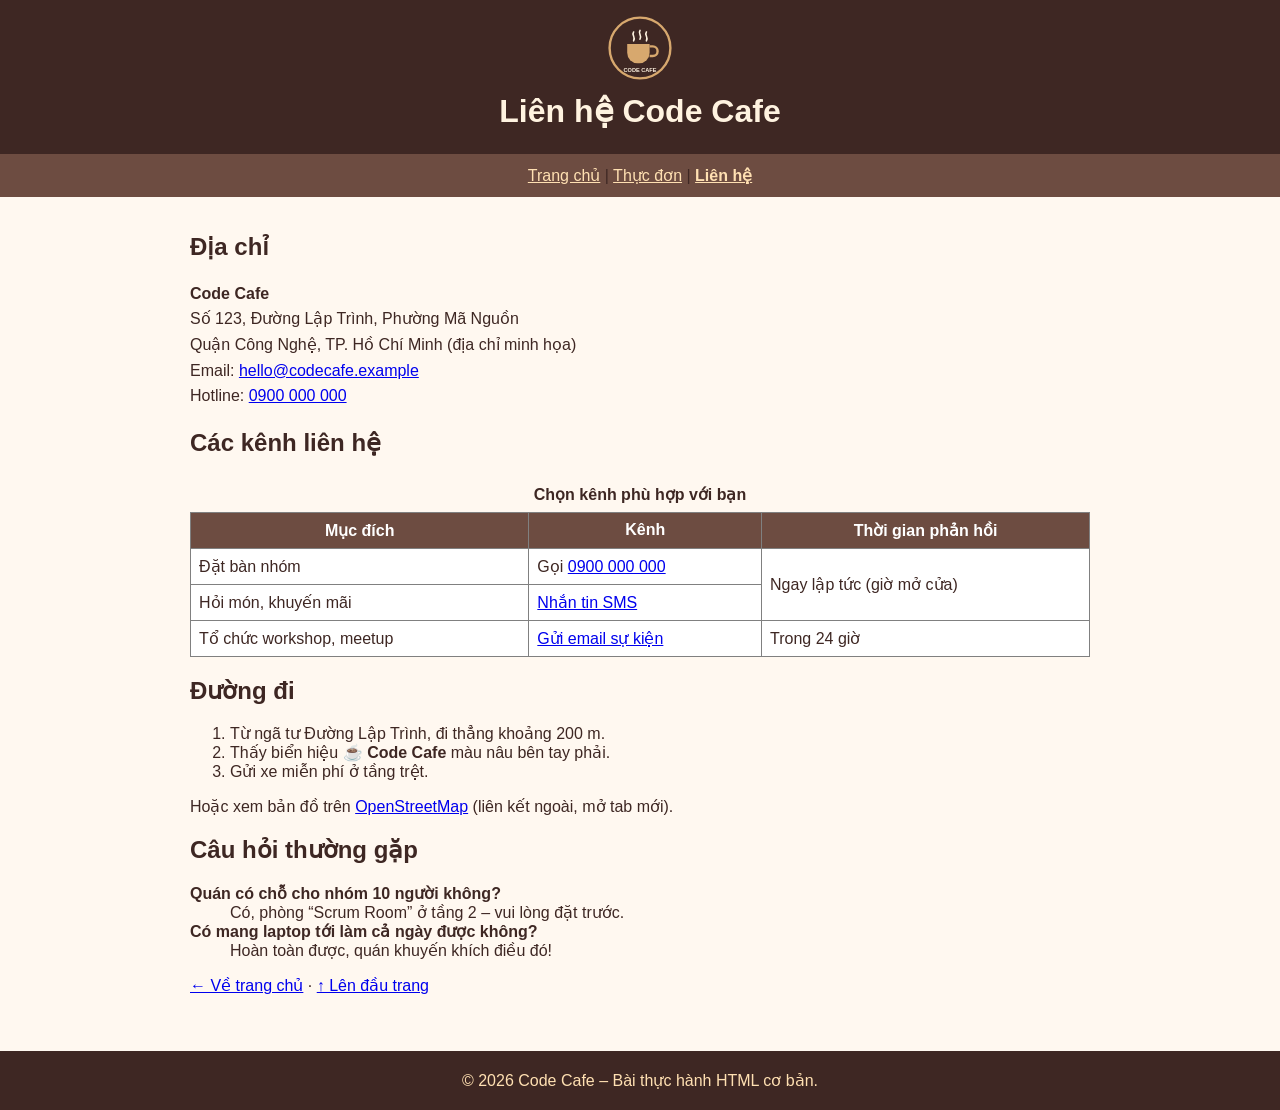
<file: P3-code-cafe/contact.html>
<!DOCTYPE html>
<!--
  Trang Liên hệ – trọng tâm: <address>, các loại liên kết đặc biệt
  (mailto:, tel:, sms:), bảng có rowspan ở cột cuối và danh sách FAQ (dl).
  Phần head/header/nav giống index.html; xem giải thích chi tiết ở đó.
-->
<html lang="vi">
<head>
  <meta charset="UTF-8">
  <meta name="viewport" content="width=device-width, initial-scale=1.0">
  <meta name="description" content="Thông tin liên hệ, địa chỉ và giờ mở cửa Code Cafe.">
  <title>Code Cafe - Liên hệ</title>
  <link rel="icon" href="images/logo.svg" type="image/svg+xml">
</head>
<body style="margin: 0; font-family: Arial, Helvetica, sans-serif; background-color: #fff8f0; color: #3e2723;">

  <!-- Header: id="top" là đích cho các liên kết "Lên đầu trang". -->
  <div id="top" style="background-color: #3e2723; color: #fff3e0; padding: 16px; text-align: center;">
    <img src="images/logo.svg" alt="Logo Code Cafe" width="64" height="64">
    <h1 style="margin: 8px 0;">Liên hệ Code Cafe</h1>
  </div>

  <!-- Thanh điều hướng: mục "Liên hệ" in đậm vì đây là trang hiện tại. -->
  <p style="background-color: #6d4c41; margin: 0; padding: 12px; text-align: center;">
    <a href="index.html" style="color: #ffe0b2;">Trang chủ</a> |
    <a href="menu.html" style="color: #ffe0b2;">Thực đơn</a> |
    <a href="contact.html" style="color: #ffe0b2; font-weight: bold;">Liên hệ</a>
  </p>

  <div style="max-width: 900px; margin: 0 auto; padding: 16px;">

    <h2>Địa chỉ</h2>
    <!--
      <address> dành cho thông tin liên hệ của CHỦ trang/bài viết, không phải mọi địa chỉ bất kỳ.
      Mặc định trình duyệt in nghiêng address → font-style: normal để bỏ nghiêng.
    -->
    <!-- address: thông tin liên hệ của chủ trang -->
    <address style="font-style: normal; line-height: 1.6;">
      <strong>Code Cafe</strong><br>
      Số 123, Đường Lập Trình, Phường Mã Nguồn<br>
      Quận Công Nghệ, TP. Hồ Chí Minh (địa chỉ minh họa)<br>
      Email: <a href="mailto:hello@codecafe.example">hello@codecafe.example</a><br>
      Hotline: <a href="tel:+84900000000">0900&nbsp;000&nbsp;000</a>
    </address>

    <h2>Các kênh liên hệ</h2>
    <!--
      Bảng các kênh liên hệ: các <a> trong ô dùng 3 "giao thức" khác http:
      - tel:   gọi điện (trên điện thoại)
      - sms:   mở ứng dụng nhắn tin
      - mailto: mở email; nhiều tham số nối bằng & → trong HTML phải viết &amp;
      rowspan="2" ở cột "Thời gian phản hồi": hai kênh đầu dùng chung một ô.
    -->
    <table border="1" style="border-collapse: collapse; background-color: #ffffff; width: 100%;">
      <caption style="padding: 8px; font-weight: bold;">Chọn kênh phù hợp với bạn</caption>
      <thead>
        <tr style="background-color: #6d4c41; color: #ffffff;">
          <th scope="col" style="padding: 8px;">Mục đích</th>
          <th scope="col" style="padding: 8px;">Kênh</th>
          <th scope="col" style="padding: 8px;">Thời gian phản hồi</th>
        </tr>
      </thead>
      <tbody>
        <tr>
          <td style="padding: 8px;">Đặt bàn nhóm</td>
          <td style="padding: 8px;">Gọi <a href="tel:+84900000000">0900&nbsp;000&nbsp;000</a></td>
          <td style="padding: 8px;" rowspan="2">Ngay lập tức (giờ mở cửa)</td>
        </tr>
        <tr>
          <td style="padding: 8px;">Hỏi món, khuyến mãi</td>
          <td style="padding: 8px;"><a href="sms:+84900000000">Nhắn tin SMS</a></td>
        </tr>
        <tr>
          <td style="padding: 8px;">Tổ chức workshop, meetup</td>
          <td style="padding: 8px;"><a href="mailto:event@codecafe.example?subject=Workshop&amp;cc=hello@codecafe.example">Gửi email sự kiện</a></td>
          <td style="padding: 8px;">Trong 24 giờ</td>
        </tr>
      </tbody>
    </table>

    <!-- <ol>: các bước có thứ tự (chỉ đường). Liên kết ngoài bên dưới dùng target="_blank" + rel="noopener noreferrer". -->
    <h2>Đường đi</h2>
    <ol>
      <li>Từ ngã tư Đường Lập Trình, đi thẳng khoảng 200 m.</li>
      <li>Thấy biển hiệu ☕ <strong>Code Cafe</strong> màu nâu bên tay phải.</li>
      <li>Gửi xe miễn phí ở tầng trệt.</li>
    </ol>
    <p>
      Hoặc xem bản đồ trên
      <a href="https://www.openstreetmap.org/" target="_blank" rel="noopener noreferrer">OpenStreetMap</a>
      (liên kết ngoài, mở tab mới).
    </p>

    <!-- FAQ dùng <dl>: <dt> câu hỏi, <dd> câu trả lời. -->
    <h2>Câu hỏi thường gặp</h2>
    <dl>
      <dt><strong>Quán có chỗ cho nhóm 10 người không?</strong></dt>
      <dd>Có, phòng “Scrum Room” ở tầng 2 – vui lòng đặt trước.</dd>
      <dt><strong>Có mang laptop tới làm cả ngày được không?</strong></dt>
      <dd>Hoàn toàn được, quán khuyến khích điều đó!</dd>
    </dl>

    <p><a href="index.html">&larr; Về trang chủ</a> · <a href="#top">&uarr; Lên đầu trang</a></p>
  </div>

  <!-- Chân trang (P4 sẽ dùng thẻ ngữ nghĩa <footer>). -->
  <div style="background-color: #3e2723; color: #ffe0b2; padding: 16px; text-align: center; margin-top: 24px;">
    <p style="margin: 4px;">&copy; 2026 Code Cafe – Bài thực hành HTML cơ bản.</p>
  </div>
</body>
</html>
</file>
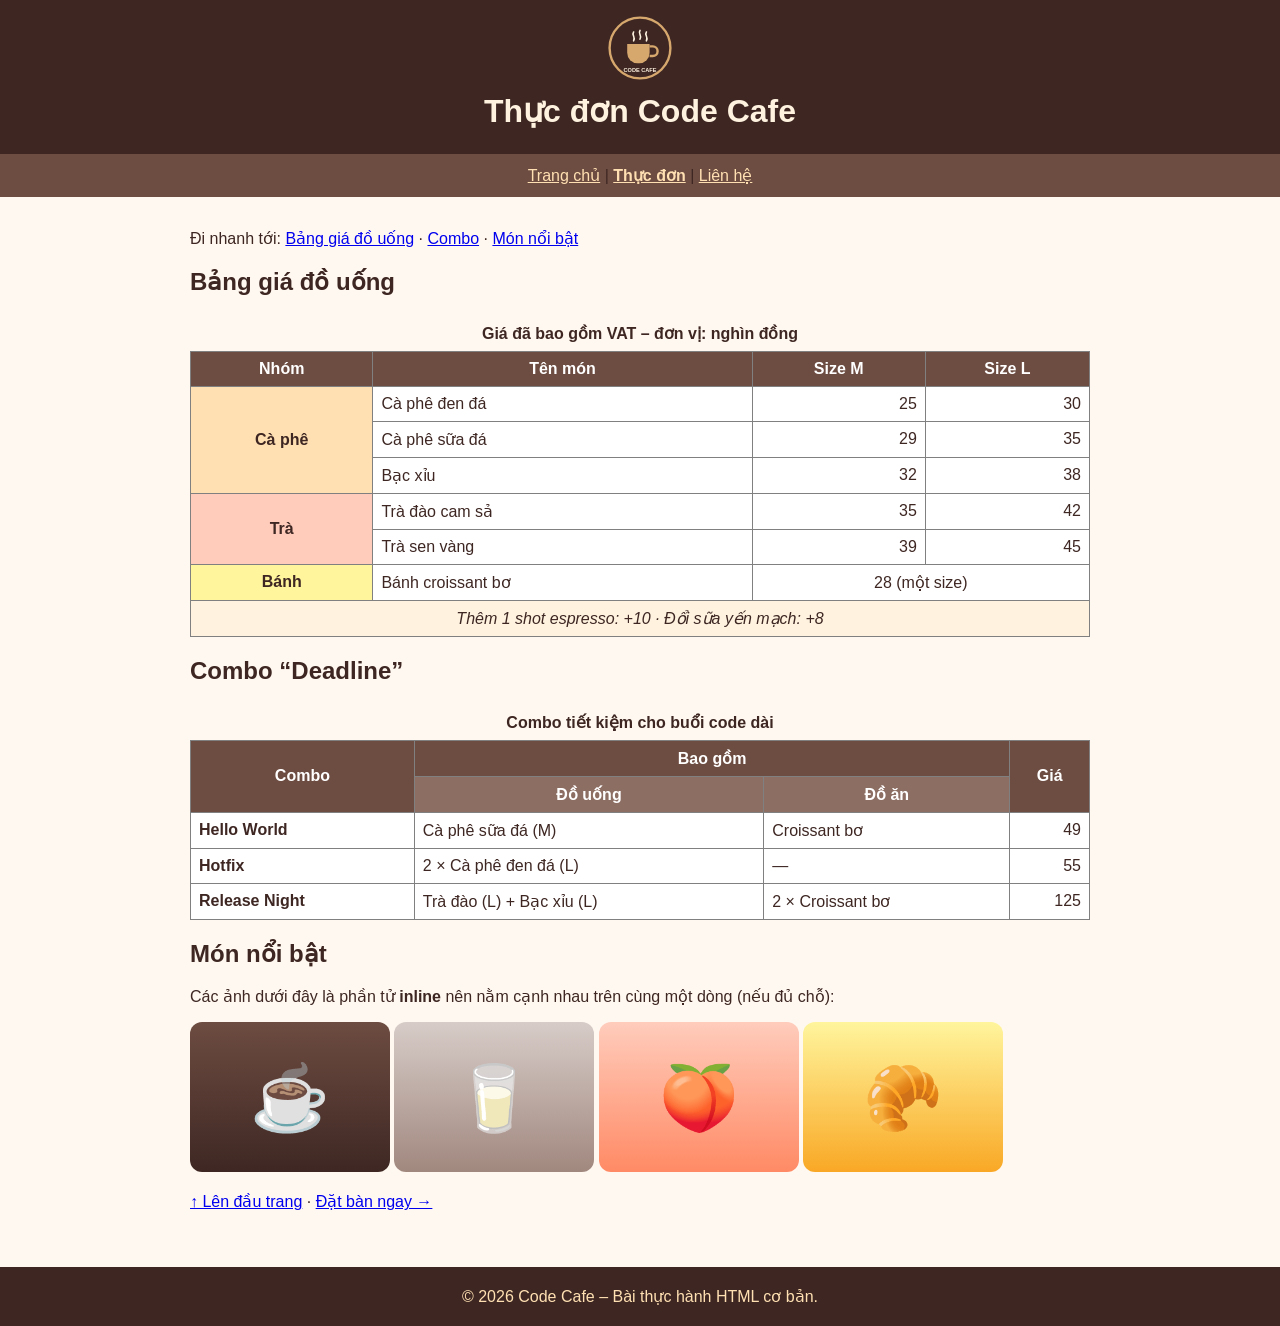
<file: P3-code-cafe/menu.html>
<!DOCTYPE html>
<!--
  Trang Thực đơn – trọng tâm: BẢNG (table) và ẢNH (img).
  Phần head/header/nav giống index.html; xem giải thích chi tiết ở đó.
  Inline style lặp lại ở mọi trang chính là lý do P4 chuyển sang file CSS riêng.
-->
<html lang="vi">
<head>
  <meta charset="UTF-8">
  <meta name="viewport" content="width=device-width, initial-scale=1.0">
  <meta name="description" content="Thực đơn đồ uống và bánh ngọt của Code Cafe.">
  <title>Code Cafe - Thực đơn</title>
  <link rel="icon" href="images/logo.svg" type="image/svg+xml">
</head>
<body style="margin: 0; font-family: Arial, Helvetica, sans-serif; background-color: #fff8f0; color: #3e2723;">

  <!-- Header: id="top" là đích cho các liên kết "Lên đầu trang". -->
  <div id="top" style="background-color: #3e2723; color: #fff3e0; padding: 16px; text-align: center;">
    <img src="images/logo.svg" alt="Logo Code Cafe" width="64" height="64">
    <h1 style="margin: 8px 0;">Thực đơn Code Cafe</h1>
  </div>

  <!-- Thanh điều hướng: mục "Thực đơn" in đậm vì đây là trang hiện tại. -->
  <p style="background-color: #6d4c41; margin: 0; padding: 12px; text-align: center;">
    <a href="index.html" style="color: #ffe0b2;">Trang chủ</a> |
    <a href="menu.html" style="color: #ffe0b2; font-weight: bold;">Thực đơn</a> |
    <a href="contact.html" style="color: #ffe0b2;">Liên hệ</a>
  </p>

  <div style="max-width: 900px; margin: 0 auto; padding: 16px;">

    <!-- Mục lục: liên kết tới id trong cùng trang -->
    <p>
      Đi nhanh tới:
      <a href="#bang-gia">Bảng giá đồ uống</a> ·
      <a href="#combo">Combo</a> ·
      <a href="#mon-noi-bat">Món nổi bật</a>
    </p>

    <!-- ===== BẢNG GIÁ: caption, thead, tbody, tfoot, rowspan ===== -->
    <h2 id="bang-gia">Bảng giá đồ uống</h2>
    <!--
      Cấu trúc bảng chuẩn:
        <caption> tiêu đề bảng (trình đọc màn hình đọc đầu tiên)
        <thead> hàng tiêu đề · <tbody> dữ liệu · <tfoot> ghi chú/tổng kết
        <tr> = một hàng, <th> = ô tiêu đề, <td> = ô dữ liệu.
      scope="col" / scope="row": cho biết <th> là tiêu đề của CỘT hay của HÀNG
        → trình đọc màn hình đọc "Size M, Cà phê đen đá, 25" thay vì chỉ "25".
      border="1" là cách cũ để kẻ viền; P4 sẽ làm bằng CSS.
      border-collapse: collapse gộp viền đôi giữa các ô thành viền đơn.
      ⚠️ Lỗi hay gặp: dùng <table> để dàn layout trang – bảng chỉ dành cho DỮ LIỆU dạng bảng.
    -->
    <table border="1" style="width: 100%; border-collapse: collapse; background-color: #ffffff;">
      <caption style="padding: 8px; font-weight: bold;">Giá đã bao gồm VAT – đơn vị: nghìn đồng</caption>
      <thead>
        <tr style="background-color: #6d4c41; color: #ffffff;">
          <th scope="col" style="padding: 8px;">Nhóm</th>
          <th scope="col" style="padding: 8px;">Tên món</th>
          <th scope="col" style="padding: 8px;">Size M</th>
          <th scope="col" style="padding: 8px;">Size L</th>
        </tr>
      </thead>
      <tbody>
        <tr>
          <!--
            rowspan="3": ô này kéo dài xuống 3 hàng → 2 hàng tiếp theo chỉ còn 3 ô <td>.
            ⚠️ Lỗi hay gặp: vẫn viết đủ 4 ô ở các hàng bên dưới → bảng bị lệch cột.
          -->
          <th scope="row" rowspan="3" style="background-color: #ffe0b2; padding: 8px;">Cà phê</th>
          <td style="padding: 8px;">Cà phê đen đá</td>
          <td style="padding: 8px; text-align: right;">25</td>
          <td style="padding: 8px; text-align: right;">30</td>
        </tr>
        <tr>
          <td style="padding: 8px;">Cà phê sữa đá</td>
          <td style="padding: 8px; text-align: right;">29</td>
          <td style="padding: 8px; text-align: right;">35</td>
        </tr>
        <tr>
          <td style="padding: 8px;">Bạc xỉu</td>
          <td style="padding: 8px; text-align: right;">32</td>
          <td style="padding: 8px; text-align: right;">38</td>
        </tr>
        <tr>
          <th scope="row" rowspan="2" style="background-color: #ffccbc; padding: 8px;">Trà</th>
          <td style="padding: 8px;">Trà đào cam sả</td>
          <td style="padding: 8px; text-align: right;">35</td>
          <td style="padding: 8px; text-align: right;">42</td>
        </tr>
        <tr>
          <td style="padding: 8px;">Trà sen vàng</td>
          <td style="padding: 8px; text-align: right;">39</td>
          <td style="padding: 8px; text-align: right;">45</td>
        </tr>
        <tr>
          <th scope="row" style="background-color: #fff59d; padding: 8px;">Bánh</th>
          <td style="padding: 8px;">Bánh croissant bơ</td>
          <!-- colspan: bánh chỉ có một size -->
          <td colspan="2" style="padding: 8px; text-align: center;">28 (một size)</td>
        </tr>
      </tbody>
      <tfoot>
        <tr style="background-color: #fff3e0;">
          <td colspan="4" style="padding: 8px; text-align: center;">
            <em>Thêm 1 shot espresso: +10 · Đổi sữa yến mạch: +8</em>
          </td>
        </tr>
      </tfoot>
    </table>

    <!-- ===== BẢNG COMBO: colspan ở header ===== -->
    <h2 id="combo">Combo “Deadline”</h2>
    <!--
      Bảng combo: header 2 tầng.
      - Ô "Bao gồm" dùng colspan="2" (rộng 2 cột) và scope="colgroup" (tiêu đề cho NHÓM cột).
      - Ô "Combo" và "Giá" dùng rowspan="2" để cao bằng cả 2 hàng tiêu đề.
      Mẹo: vẽ bảng ra giấy, đếm số ô mỗi hàng trước khi viết code.
    -->
    <table border="1" style="width: 100%; border-collapse: collapse; background-color: #ffffff;">
      <caption style="padding: 8px; font-weight: bold;">Combo tiết kiệm cho buổi code dài</caption>
      <thead>
        <tr style="background-color: #6d4c41; color: #ffffff;">
          <th scope="col" rowspan="2" style="padding: 8px;">Combo</th>
          <th scope="colgroup" colspan="2" style="padding: 8px;">Bao gồm</th>
          <th scope="col" rowspan="2" style="padding: 8px;">Giá</th>
        </tr>
        <tr style="background-color: #8d6e63; color: #ffffff;">
          <th scope="col" style="padding: 8px;">Đồ uống</th>
          <th scope="col" style="padding: 8px;">Đồ ăn</th>
        </tr>
      </thead>
      <tbody>
        <tr>
          <td style="padding: 8px;"><strong>Hello World</strong></td>
          <td style="padding: 8px;">Cà phê sữa đá (M)</td>
          <td style="padding: 8px;">Croissant bơ</td>
          <td style="padding: 8px; text-align: right;">49</td>
        </tr>
        <tr>
          <td style="padding: 8px;"><strong>Hotfix</strong></td>
          <td style="padding: 8px;">2 × Cà phê đen đá (L)</td>
          <td style="padding: 8px;">—</td>
          <td style="padding: 8px; text-align: right;">55</td>
        </tr>
        <tr>
          <td style="padding: 8px;"><strong>Release Night</strong></td>
          <td style="padding: 8px;">Trà đào (L) + Bạc xỉu (L)</td>
          <td style="padding: 8px;">2 × Croissant bơ</td>
          <td style="padding: 8px; text-align: right;">125</td>
        </tr>
      </tbody>
    </table>

    <!-- ===== ẢNH MÓN NỔI BẬT: img với alt, width, height, title ===== -->
    <h2 id="mon-noi-bat">Món nổi bật</h2>
    <!--
      alt vs title: alt thay thế ảnh (bắt buộc, cho người khiếm thị/ảnh lỗi);
      title chỉ là chú thích hiện khi rê chuột (tùy chọn, không thay được alt).
    -->
    <p>Các ảnh dưới đây là phần tử <strong>inline</strong> nên nằm cạnh nhau trên cùng một dòng (nếu đủ chỗ):</p>
    <p>
      <img src="images/ca-phe-den.svg" alt="Cà phê đen đá" title="Cà phê đen đá" width="200" height="150">
      <img src="images/bac-xiu.svg" alt="Bạc xỉu" title="Bạc xỉu" width="200" height="150">
      <img src="images/tra-dao.svg" alt="Trà đào cam sả" title="Trà đào cam sả" width="200" height="150">
      <img src="images/banh-croissant.svg" alt="Bánh croissant bơ" title="Bánh croissant bơ" width="200" height="150">
    </p>

    <p><a href="#top">&uarr; Lên đầu trang</a> · <a href="contact.html">Đặt bàn ngay &rarr;</a></p>
  </div>

  <!-- Chân trang (P4 sẽ dùng thẻ ngữ nghĩa <footer>). -->
  <div style="background-color: #3e2723; color: #ffe0b2; padding: 16px; text-align: center; margin-top: 24px;">
    <p style="margin: 4px;">&copy; 2026 Code Cafe – Bài thực hành HTML cơ bản.</p>
  </div>
</body>
</html>
</file>
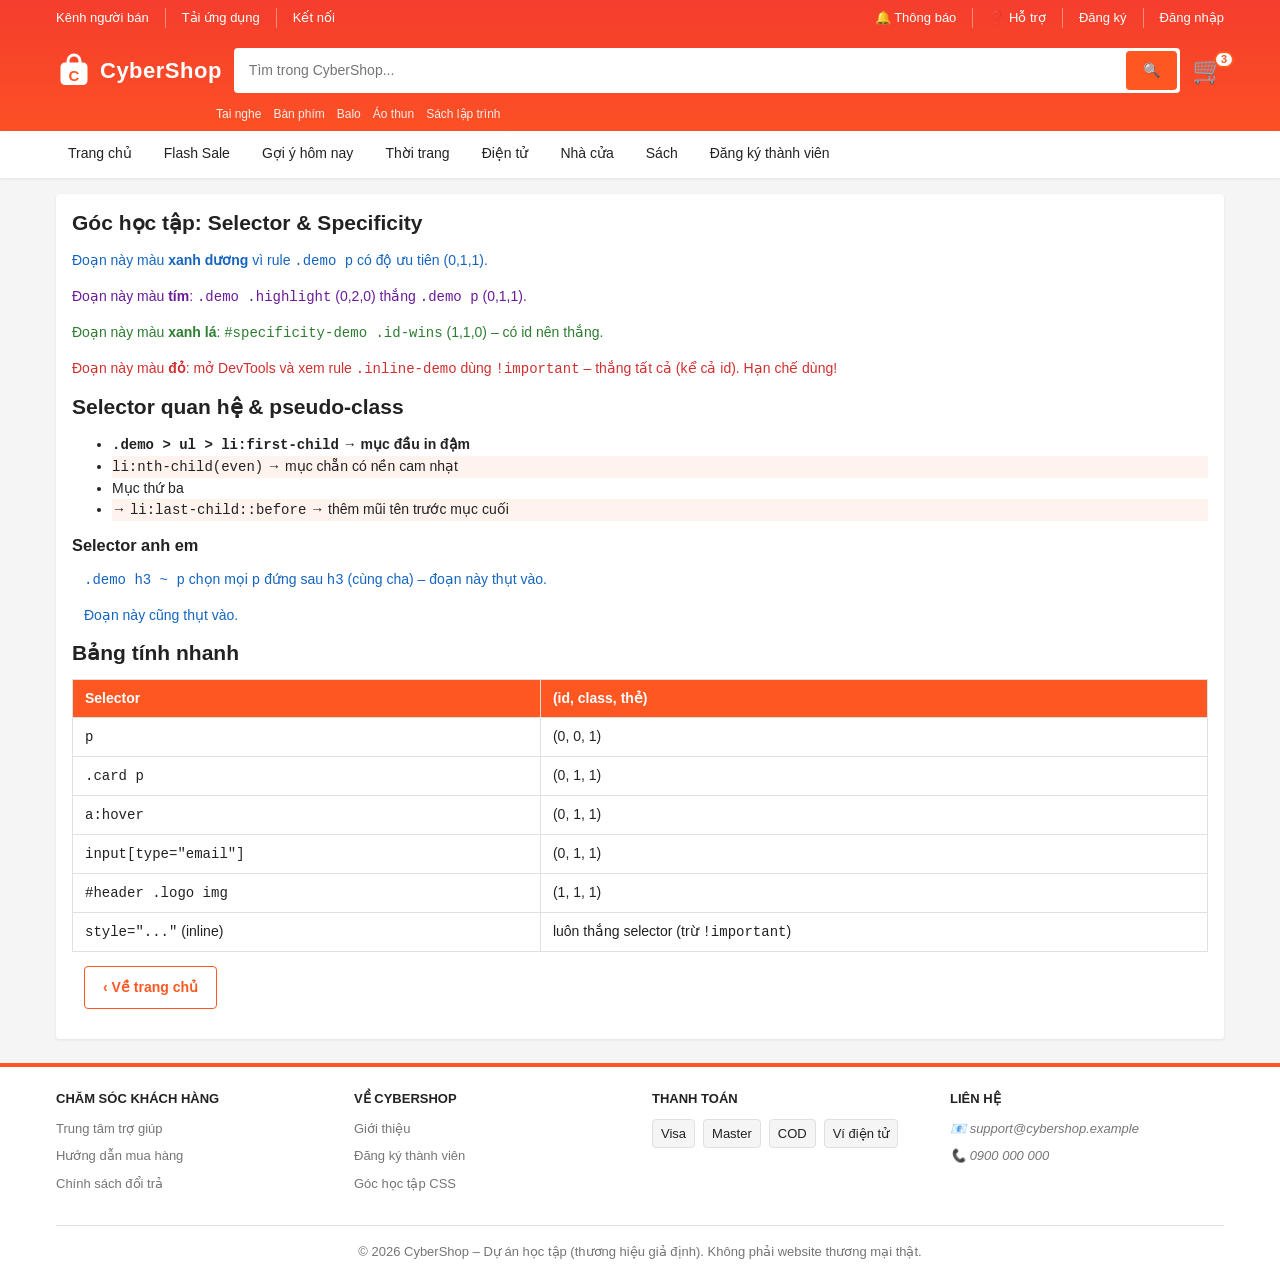
<file: P4-layout-shop/css-lab.html>
<!DOCTYPE html>
<!--
  Góc học tập CSS – trang thí nghiệm selector & specificity (độ ưu tiên).
  CSS tương ứng: mục 13 cuối file css/style.css.
  Cách học: mở DevTools (F12) → chọn từng đoạn <p> → khung Styles cho thấy
  rule nào THẮNG và rule nào bị gạch ngang (THUA).
-->
<html lang="vi">
<head>
  <meta charset="UTF-8">
  <meta name="viewport" content="width=device-width, initial-scale=1.0">
  <meta name="description" content="Minh họa selector và specificity trong CSS.">
  <title>CyberShop - Góc học tập CSS</title>
  <link rel="icon" href="images/favicon.svg" type="image/svg+xml">
  <link rel="stylesheet" href="css/style.css">
</head>
<body>
  <!-- ================= HEADER ================= -->
  <header class="site-header">
    <div class="container">
      <div class="topbar">
        <ul>
          <li><a href="#">Kênh người bán</a></li>
          <li><a href="#">Tải ứng dụng</a></li>
          <li><a href="#">Kết nối</a></li>
        </ul>
        <ul>
          <li><a href="#">🔔 Thông báo</a></li>
          <li><a href="#">❓ Hỗ trợ</a></li>
          <li><a href="register.html">Đăng ký</a></li>
          <li><a href="#">Đăng nhập</a></li>
        </ul>
      </div>

      <div class="header-main">
        <a class="logo" href="index.html">
          <img src="images/logo.svg" alt="" width="36" height="36">
          <span>CyberShop</span>
        </a>

        <!-- Form tìm kiếm: method GET → dữ liệu nằm trên URL (search.html?q=...) -->
        <form class="search-form" action="search.html" method="get" role="search">
          <label for="q" class="sr-only">Tìm sản phẩm</label>
          <input id="q" name="q" type="search" placeholder="Tìm trong CyberShop..." required minlength="2" autocomplete="off">
          <button class="btn btn-primary" type="submit"><span aria-hidden="true">🔍</span><span class="sr-only">Tìm kiếm</span></button>
        </form>

        <div class="header-actions">
          <a class="cart" href="#" aria-label="Giỏ hàng: 3 sản phẩm">
            <span aria-hidden="true">🛒</span>
            <span class="cart-count">3</span>
          </a>
        </div>
      </div>

      <ul class="search-hints">
        <li><a href="search.html?q=tai+nghe">Tai nghe</a></li>
        <li><a href="search.html?q=b%C3%A0n+ph%C3%ADm">Bàn phím</a></li>
        <li><a href="search.html?q=balo">Balo</a></li>
        <li><a href="search.html?q=%C3%A1o+thun">Áo thun</a></li>
        <li><a href="search.html?q=s%C3%A1ch">Sách lập trình</a></li>
      </ul>
    </div>

    <!-- ================= NAV DANH MỤC ================= -->
    <nav class="category-nav" aria-label="Danh mục sản phẩm">
      <div class="container">
        <ul>
          <li><a href="index.html">Trang chủ</a></li>
          <li><a href="index.html#flash-sale">Flash Sale</a></li>
          <li><a href="index.html#goi-y">Gợi ý hôm nay</a></li>
          <li><a href="search.html?q=th%E1%BB%9Di+trang">Thời trang</a></li>
          <li><a href="search.html?q=%C4%91i%E1%BB%87n+t%E1%BB%AD">Điện tử</a></li>
          <li><a href="search.html?q=nh%C3%A0+c%E1%BB%ADa">Nhà cửa</a></li>
          <li><a href="search.html?q=s%C3%A1ch">Sách</a></li>
          <li><a href="register.html">Đăng ký thành viên</a></li>
        </ul>
      </div>
    </nav>
  </header>

  <!-- ================= MAIN ================= -->
  <main class="container">
    <!--
      id="specificity-demo" và class="demo" là "móc" để CSS chọn.
      Một phần tử có thể có NHIỀU class (cách nhau bằng khoảng trắng) nhưng chỉ MỘT id.
      Bốn đoạn <p> dưới đây cùng bị nhiều rule tô màu; màu cuối cùng do specificity quyết định.
    -->
    <section id="specificity-demo" class="section demo" aria-labelledby="lab-title">
      <h1 id="lab-title">Góc học tập: Selector &amp; Specificity</h1>
      <p>Đoạn này màu <strong>xanh dương</strong> vì rule <code>.demo p</code> có độ ưu tiên (0,1,1).</p>
      <p class="highlight">Đoạn này màu <strong>tím</strong>: <code>.demo .highlight</code> (0,2,0) thắng <code>.demo p</code> (0,1,1).</p>
      <p class="highlight id-wins">Đoạn này màu <strong>xanh lá</strong>: <code>#specificity-demo .id-wins</code> (1,1,0) – có id nên thắng.</p>
      <p class="highlight id-wins inline-demo">Đoạn này màu <strong>đỏ</strong>: mở DevTools và xem rule <code>.inline-demo</code> dùng <code>!important</code> – thắng tất cả (kể cả id). Hạn chế dùng!</p>

      <!--
        Danh sách để thử :first-child, :nth-child(even), :last-child::before.
        Comment HTML không phải phần tử nên không làm lệch cách đếm nth-child.
      -->
      <h2>Selector quan hệ &amp; pseudo-class</h2>
      <ul>
        <li><code>.demo &gt; ul &gt; li:first-child</code> → mục đầu in đậm</li>
        <li><code>li:nth-child(even)</code> → mục chẵn có nền cam nhạt</li>
        <li>Mục thứ ba</li>
        <li><code>li:last-child::before</code> → thêm mũi tên trước mục cuối</li>
      </ul>

      <!-- Selector anh em ~ : mọi <p> đứng SAU <h3> và cùng cha. -->
      <h3>Selector anh em</h3>
      <p><code>.demo h3 ~ p</code> chọn mọi <code>p</code> đứng sau <code>h3</code> (cùng cha) – đoạn này thụt vào.</p>
      <p>Đoạn này cũng thụt vào.</p>

      <h2>Bảng tính nhanh</h2>
      <!-- Bảng bọc trong .table-wrap (overflow-x: auto) để cuộn ngang trên màn hình hẹp. -->
      <div class="table-wrap">
        <table class="spec-table">
          <thead>
            <tr><th scope="col">Selector</th><th scope="col">(id, class, thẻ)</th></tr>
          </thead>
          <tbody>
            <tr><td><code>p</code></td><td>(0, 0, 1)</td></tr>
            <tr><td><code>.card p</code></td><td>(0, 1, 1)</td></tr>
            <tr><td><code>a:hover</code></td><td>(0, 1, 1)</td></tr>
            <tr><td><code>input[type="email"]</code></td><td>(0, 1, 1)</td></tr>
            <tr><td><code>#header .logo img</code></td><td>(1, 1, 1)</td></tr>
            <tr><td><code>style="..."</code> (inline)</td><td>luôn thắng selector (trừ <code>!important</code>)</td></tr>
          </tbody>
        </table>
      </div>
      <p><a class="btn btn-outline" href="index.html">&lsaquo; Về trang chủ</a></p>
    </section>
  </main>

  <!-- ================= FOOTER ================= -->
  <footer class="site-footer">
    <div class="container">
      <div class="footer-grid">
        <section>
          <h2>Chăm sóc khách hàng</h2>
          <ul>
            <li><a href="#">Trung tâm trợ giúp</a></li>
            <li><a href="#">Hướng dẫn mua hàng</a></li>
            <li><a href="#">Chính sách đổi trả</a></li>
          </ul>
        </section>
        <section>
          <h2>Về CyberShop</h2>
          <ul>
            <li><a href="#">Giới thiệu</a></li>
            <li><a href="register.html">Đăng ký thành viên</a></li>
            <li><a href="css-lab.html">Góc học tập CSS</a></li>
          </ul>
        </section>
        <section>
          <h2>Thanh toán</h2>
          <ul class="payment-list">
            <li>Visa</li>
            <li>Master</li>
            <li>COD</li>
            <li>Ví điện tử</li>
          </ul>
        </section>
        <section>
          <h2>Liên hệ</h2>
          <address>
            <ul>
              <li>📧 <a href="mailto:support@cybershop.example">support@cybershop.example</a></li>
              <li>📞 <a href="tel:+84900000000">0900&nbsp;000&nbsp;000</a></li>
            </ul>
          </address>
        </section>
      </div>
      <p class="copyright">&copy; 2026 CyberShop – Dự án học tập (thương hiệu giả định). Không phải website thương mại thật.</p>
    </div>
  </footer>
</body>
</html>
</file>
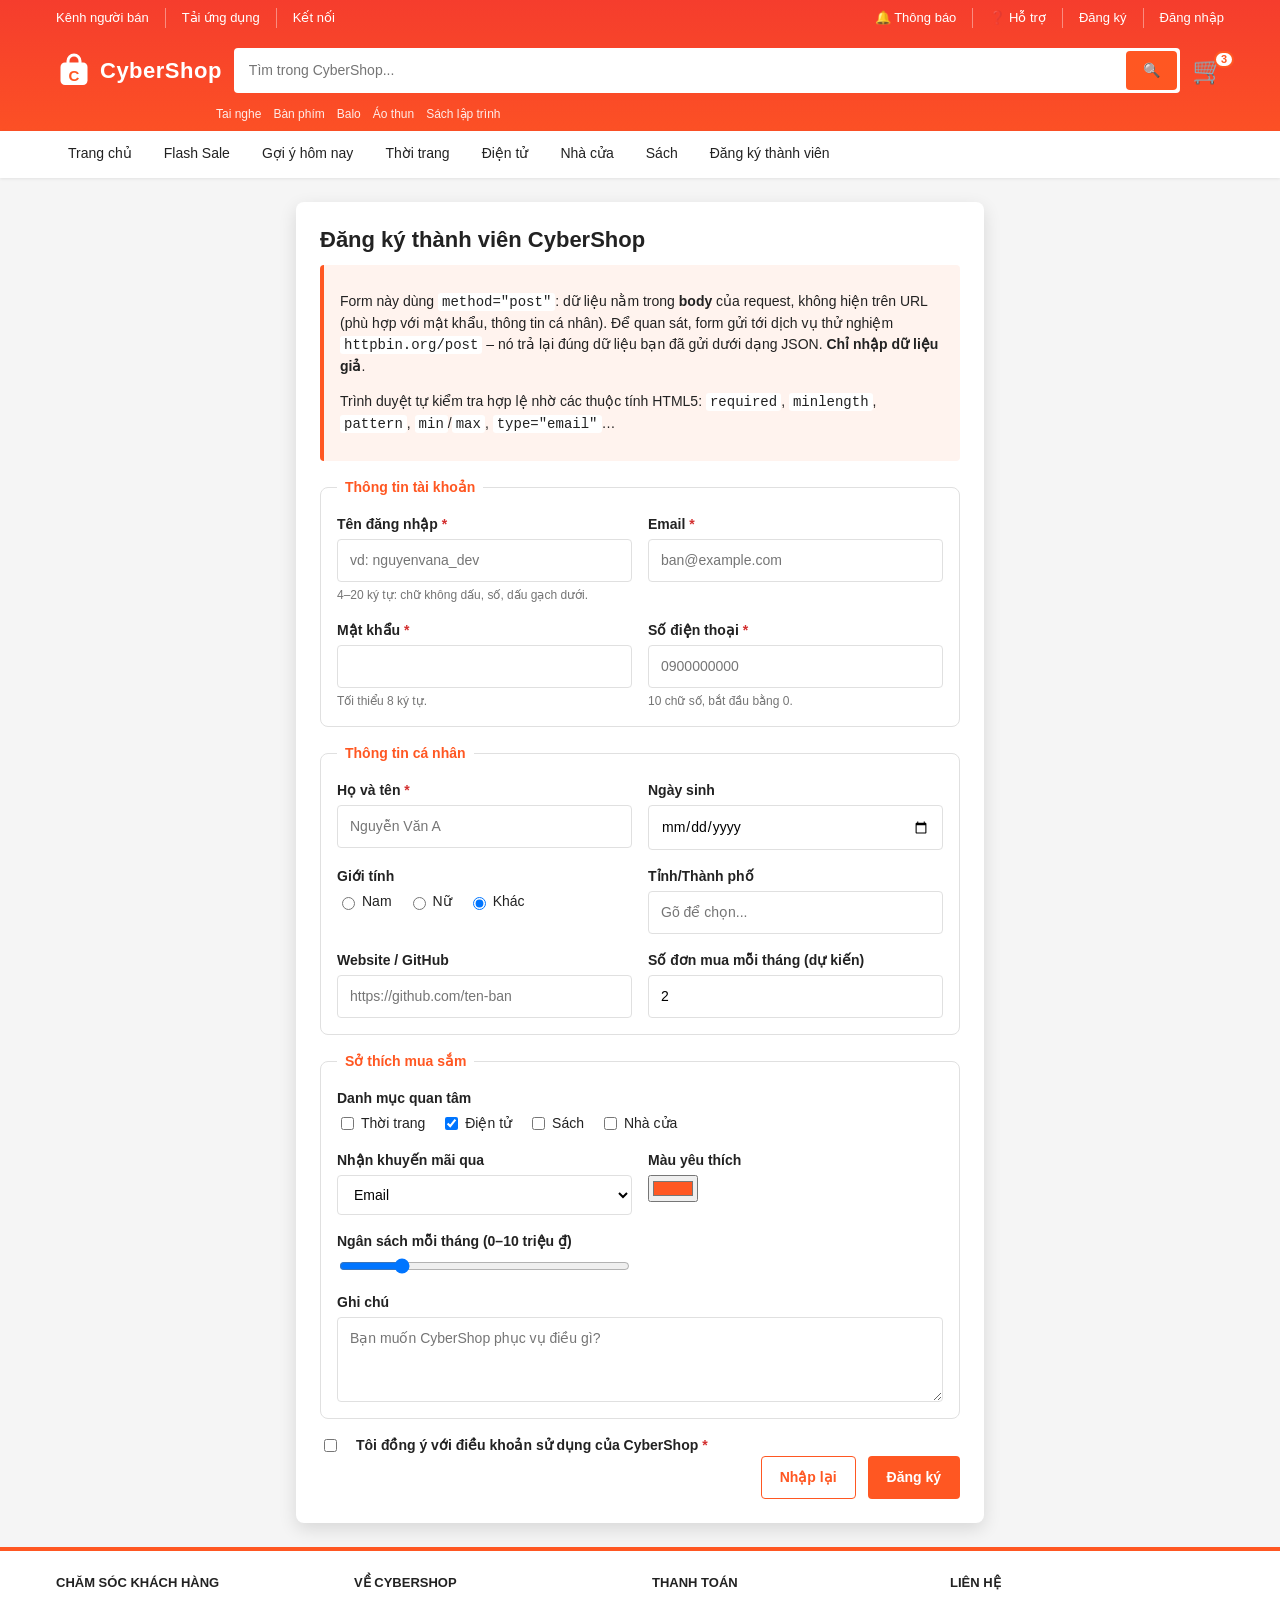
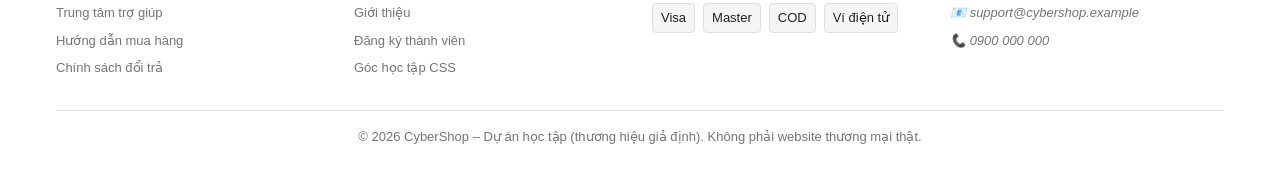
<file: P4-layout-shop/register.html>
<!DOCTYPE html>
<!--
  Trang Đăng ký – trọng tâm: FORM (method POST, input types HTML5, validation).
  Header/nav/footer giống index.html (đã giải thích ở đó). Trên website thật,
  phần lặp lại này sẽ do server/framework ghép vào (vd. _Layout.cshtml trong ASP.NET).
-->
<html lang="vi">
<head>
  <meta charset="UTF-8">
  <meta name="viewport" content="width=device-width, initial-scale=1.0">
  <meta name="description" content="Form đăng ký: input types HTML5, validation attributes, method POST.">
  <title>CyberShop - Đăng ký thành viên</title>
  <link rel="icon" href="images/favicon.svg" type="image/svg+xml">
  <link rel="stylesheet" href="css/style.css">
</head>
<body>
  <!-- ================= HEADER ================= -->
  <header class="site-header">
    <div class="container">
      <div class="topbar">
        <ul>
          <li><a href="#">Kênh người bán</a></li>
          <li><a href="#">Tải ứng dụng</a></li>
          <li><a href="#">Kết nối</a></li>
        </ul>
        <ul>
          <li><a href="#">🔔 Thông báo</a></li>
          <li><a href="#">❓ Hỗ trợ</a></li>
          <li><a href="register.html">Đăng ký</a></li>
          <li><a href="#">Đăng nhập</a></li>
        </ul>
      </div>

      <div class="header-main">
        <a class="logo" href="index.html">
          <img src="images/logo.svg" alt="" width="36" height="36">
          <span>CyberShop</span>
        </a>

        <!-- Form tìm kiếm: method GET → dữ liệu nằm trên URL (search.html?q=...) -->
        <form class="search-form" action="search.html" method="get" role="search">
          <label for="q" class="sr-only">Tìm sản phẩm</label>
          <input id="q" name="q" type="search" placeholder="Tìm trong CyberShop..." required minlength="2" autocomplete="off">
          <button class="btn btn-primary" type="submit"><span aria-hidden="true">🔍</span><span class="sr-only">Tìm kiếm</span></button>
        </form>

        <div class="header-actions">
          <a class="cart" href="#" aria-label="Giỏ hàng: 3 sản phẩm">
            <span aria-hidden="true">🛒</span>
            <span class="cart-count">3</span>
          </a>
        </div>
      </div>

      <ul class="search-hints">
        <li><a href="search.html?q=tai+nghe">Tai nghe</a></li>
        <li><a href="search.html?q=b%C3%A0n+ph%C3%ADm">Bàn phím</a></li>
        <li><a href="search.html?q=balo">Balo</a></li>
        <li><a href="search.html?q=%C3%A1o+thun">Áo thun</a></li>
        <li><a href="search.html?q=s%C3%A1ch">Sách lập trình</a></li>
      </ul>
    </div>

    <!-- ================= NAV DANH MỤC ================= -->
    <nav class="category-nav" aria-label="Danh mục sản phẩm">
      <div class="container">
        <ul>
          <li><a href="index.html">Trang chủ</a></li>
          <li><a href="index.html#flash-sale">Flash Sale</a></li>
          <li><a href="index.html#goi-y">Gợi ý hôm nay</a></li>
          <li><a href="search.html?q=th%E1%BB%9Di+trang">Thời trang</a></li>
          <li><a href="search.html?q=%C4%91i%E1%BB%87n+t%E1%BB%AD">Điện tử</a></li>
          <li><a href="search.html?q=nh%C3%A0+c%E1%BB%ADa">Nhà cửa</a></li>
          <li><a href="search.html?q=s%C3%A1ch">Sách</a></li>
          <li><a href="register.html">Đăng ký thành viên</a></li>
        </ul>
      </div>
    </nav>
  </header>

  <!-- ================= MAIN ================= -->
  <!--
    <main> chứa nội dung chính; class "container form-page" = ghép 2 class:
    container (độ rộng + căn giữa) và form-page (giới hạn 720px).
  -->
  <main class="container form-page">
    <div class="form-card">
      <h1>Đăng ký thành viên CyberShop</h1>
      <div class="note">
        <p>Form này dùng <code>method="post"</code>: dữ liệu nằm trong <strong>body</strong> của request, không hiện trên URL
          (phù hợp với mật khẩu, thông tin cá nhân). Để quan sát, form gửi tới dịch vụ thử nghiệm
          <code>httpbin.org/post</code> – nó trả lại đúng dữ liệu bạn đã gửi dưới dạng JSON.
          <strong>Chỉ nhập dữ liệu giả</strong>.</p>
        <p>Trình duyệt tự kiểm tra hợp lệ nhờ các thuộc tính HTML5: <code>required</code>, <code>minlength</code>,
          <code>pattern</code>, <code>min</code>/<code>max</code>, <code>type="email"</code>…</p>
      </div>

      <!--
        GET vs POST:
        - GET: dữ liệu nằm trên URL (?a=1&b=2) → hiện trong lịch sử, bookmark được;
          dùng cho tìm kiếm/lọc.
        - POST: dữ liệu nằm trong BODY của request → không lộ trên URL;
          dùng khi tạo/sửa dữ liệu, gửi mật khẩu. (Vẫn cần HTTPS để mã hóa đường truyền!)
        target="_blank": mở kết quả trả về ở tab mới để không mất trang form.
      -->
      <form action="https://httpbin.org/post" method="post" target="_blank">
        <fieldset>
          <!--
            <fieldset> + <legend>: nhóm các ô cùng chủ đề; trình đọc màn hình đọc legend
            trước mỗi ô trong nhóm.
          -->
          <legend>Thông tin tài khoản</legend>
          <div class="form-grid two-cols">
            <div class="field">
              <!--
                label for="username" ↔ input id="username": bấm vào chữ là focus vào ô,
                trình đọc màn hình đọc đúng tên ô. ⚠️ Lỗi hay gặp: for và id không khớp nhau.
                Các thuộc tính kiểm tra (validation) trình duyệt tự làm, chưa cần JavaScript:
                  required            bắt buộc nhập
                  minlength/maxlength độ dài chuỗi
                  pattern             biểu thức chính quy (regex) giá trị phải khớp
                autocomplete giúp trình duyệt gợi ý đúng loại dữ liệu đã lưu.
                aria-describedby nối ô nhập với dòng gợi ý (đọc kèm khi focus).
                ⚠️ Lỗi hay gặp: dùng placeholder THAY cho label – placeholder biến mất khi gõ.
                ⚠️ Validation phía trình duyệt có thể bị bỏ qua → server LUÔN phải kiểm tra lại.
              -->
              <label for="username" class="required">Tên đăng nhập</label>
              <input id="username" name="username" type="text" required minlength="4" maxlength="20"
                pattern="[a-zA-Z0-9_]+" autocomplete="username" placeholder="vd: nguyenvana_dev"
                aria-describedby="username-hint">
              <small id="username-hint" class="hint">4–20 ký tự: chữ không dấu, số, dấu gạch dưới.</small>
            </div>
            <div class="field">
              <!-- type="email": tự kiểm tra định dạng có @; trên mobile hiện bàn phím có phím @. -->
              <label for="email" class="required">Email</label>
              <input id="email" name="email" type="email" required autocomplete="email" placeholder="ban@example.com">
            </div>
            <div class="field">
              <!-- type="password": che ký tự; autocomplete="new-password" gợi ý tạo mật khẩu mới. -->
              <label for="password" class="required">Mật khẩu</label>
              <input id="password" name="password" type="password" required minlength="8" autocomplete="new-password"
                aria-describedby="password-hint">
              <small id="password-hint" class="hint">Tối thiểu 8 ký tự.</small>
            </div>
            <div class="field">
              <!--
                type="tel": bàn phím số trên mobile (KHÔNG tự kiểm tra định dạng)
                → dùng pattern="0[0-9]{9}": chữ số 0 rồi đúng 9 chữ số nữa.
              -->
              <label for="phone" class="required">Số điện thoại</label>
              <input id="phone" name="phone" type="tel" required pattern="0[0-9]{9}" autocomplete="tel"
                placeholder="0900000000" aria-describedby="phone-hint">
              <small id="phone-hint" class="hint">10 chữ số, bắt đầu bằng 0.</small>
            </div>
          </div>
        </fieldset>

        <fieldset>
          <legend>Thông tin cá nhân</legend>
          <div class="form-grid two-cols">
            <div class="field">
              <label for="fullname" class="required">Họ và tên</label>
              <input id="fullname" name="fullname" type="text" required autocomplete="name" placeholder="Nguyễn Văn A">
            </div>
            <div class="field">
              <!--
                type="date": trình duyệt hiện bộ chọn ngày; min/max giới hạn khoảng cho phép
                (giá trị luôn theo dạng YYYY-MM-DD dù hiển thị kiểu gì).
              -->
              <label for="birthday">Ngày sinh</label>
              <input id="birthday" name="birthday" type="date" min="1950-01-01" max="2012-12-31">
            </div>
            <div class="field">
              <!--
                Nhóm radio: CÙNG name="gender" → chỉ chọn được một. checked = chọn sẵn.
                Không có một ô duy nhất để gắn <label for>, nên dùng role="radiogroup" +
                aria-labelledby để đặt tên cho cả nhóm.
              -->
              <span class="field-label" id="gender-label">Giới tính</span>
              <div class="inline-options" role="radiogroup" aria-labelledby="gender-label">
                <label><input type="radio" name="gender" value="male"> Nam</label>
                <label><input type="radio" name="gender" value="female"> Nữ</label>
                <label><input type="radio" name="gender" value="other" checked> Khác</label>
              </div>
            </div>
            <div class="field">
              <!--
                <datalist>: danh sách GỢI Ý cho input (nối bằng list="city-list"),
                người dùng vẫn gõ được giá trị khác – khác với <select> chỉ cho chọn sẵn.
              -->
              <label for="city">Tỉnh/Thành phố</label>
              <input id="city" name="city" type="text" list="city-list" placeholder="Gõ để chọn...">
              <datalist id="city-list">
                <option value="Hà Nội"></option>
                <option value="TP. Hồ Chí Minh"></option>
                <option value="Đà Nẵng"></option>
                <option value="Cần Thơ"></option>
                <option value="Hải Phòng"></option>
              </datalist>
            </div>
            <div class="field">
              <!-- type="url": kiểm tra phải là địa chỉ đầy đủ (có https://). -->
              <label for="website">Website / GitHub</label>
              <input id="website" name="website" type="url" placeholder="https://github.com/ten-ban">
            </div>
            <div class="field">
              <!-- type="number" + min/max/step: chỉ nhận số trong khoảng; value = giá trị mặc định. -->
              <label for="orders">Số đơn mua mỗi tháng (dự kiến)</label>
              <input id="orders" name="orders" type="number" min="0" max="100" step="1" value="2">
            </div>
          </div>
        </fieldset>

        <fieldset>
          <legend>Sở thích mua sắm</legend>
          <div class="form-grid">
            <div class="field">
              <!--
                Checkbox: chọn NHIỀU; cùng name="interests" → server nhận một danh sách giá trị.
                value là thứ được GỬI đi, chữ hiển thị chỉ để người dùng đọc.
              -->
              <span class="field-label" id="interest-label">Danh mục quan tâm</span>
              <div class="inline-options" role="group" aria-labelledby="interest-label">
                <label><input type="checkbox" name="interests" value="fashion"> Thời trang</label>
                <label><input type="checkbox" name="interests" value="electronics" checked> Điện tử</label>
                <label><input type="checkbox" name="interests" value="books"> Sách</label>
                <label><input type="checkbox" name="interests" value="home"> Nhà cửa</label>
              </div>
            </div>
            <div class="form-grid two-cols">
              <div class="field">
                <!-- <select> + <optgroup> (nhóm lựa chọn) + <option selected> (chọn sẵn). -->
                <label for="channel">Nhận khuyến mãi qua</label>
                <select id="channel" name="channel">
                  <optgroup label="Trực tuyến">
                    <option value="email" selected>Email</option>
                    <option value="app">Thông báo ứng dụng</option>
                  </optgroup>
                  <optgroup label="Điện thoại">
                    <option value="sms">SMS</option>
                  </optgroup>
                </select>
              </div>
              <div class="field">
                <!-- type="color" (bảng chọn màu) và type="range" (thanh trượt) – các input HTML5 mới. -->
                <label for="fav-color">Màu yêu thích</label>
                <input id="fav-color" name="favColor" type="color" value="#ff5722">
              </div>
              <div class="field">
                <label for="budget">Ngân sách mỗi tháng (0–10 triệu ₫)</label>
                <input id="budget" name="budget" type="range" min="0" max="10" step="1" value="2">
              </div>
            </div>
            <div class="field">
              <!--
                <textarea>: nhập nhiều dòng; rows = chiều cao ban đầu, maxlength giới hạn ký tự.
                ⚠️ Lỗi hay gặp: viết <textarea/> tự đóng – textarea BẮT BUỘC có thẻ đóng.
              -->
              <label for="note">Ghi chú</label>
              <textarea id="note" name="note" rows="3" maxlength="300" placeholder="Bạn muốn CyberShop phục vụ điều gì?"></textarea>
            </div>
          </div>
        </fieldset>

        <div class="field">
          <!-- Checkbox bắt buộc (required): phải tích mới submit được. -->
          <label class="inline-options">
            <input type="checkbox" name="agree" value="yes" required>
            <span class="required">Tôi đồng ý với điều khoản sử dụng của CyberShop</span>
          </label>
        </div>

        <!--
          type="hidden": gửi kèm dữ liệu người dùng không thấy (vd. nguồn đăng ký).
          Không dùng để giấu bí mật – xem được bằng View Source/DevTools.
        -->
        <input type="hidden" name="source" value="cybershop-register">

        <!--
          type="reset" xóa về giá trị ban đầu; type="submit" gửi form.
          ⚠️ Lỗi hay gặp: <button> trong form mặc định là submit – nút làm việc khác
             phải ghi rõ type="button".
        -->
        <div class="form-actions">
          <button class="btn btn-outline" type="reset">Nhập lại</button>
          <button class="btn btn-primary" type="submit">Đăng ký</button>
        </div>
      </form>
    </div>
  </main>

  <!-- ================= FOOTER ================= -->
  <footer class="site-footer">
    <div class="container">
      <div class="footer-grid">
        <section>
          <h2>Chăm sóc khách hàng</h2>
          <ul>
            <li><a href="#">Trung tâm trợ giúp</a></li>
            <li><a href="#">Hướng dẫn mua hàng</a></li>
            <li><a href="#">Chính sách đổi trả</a></li>
          </ul>
        </section>
        <section>
          <h2>Về CyberShop</h2>
          <ul>
            <li><a href="#">Giới thiệu</a></li>
            <li><a href="register.html">Đăng ký thành viên</a></li>
            <li><a href="css-lab.html">Góc học tập CSS</a></li>
          </ul>
        </section>
        <section>
          <h2>Thanh toán</h2>
          <ul class="payment-list">
            <li>Visa</li>
            <li>Master</li>
            <li>COD</li>
            <li>Ví điện tử</li>
          </ul>
        </section>
        <section>
          <h2>Liên hệ</h2>
          <address>
            <ul>
              <li>📧 <a href="mailto:support@cybershop.example">support@cybershop.example</a></li>
              <li>📞 <a href="tel:+84900000000">0900&nbsp;000&nbsp;000</a></li>
            </ul>
          </address>
        </section>
      </div>
      <p class="copyright">&copy; 2026 CyberShop – Dự án học tập (thương hiệu giả định). Không phải website thương mại thật.</p>
    </div>
  </footer>
</body>
</html>
</file>
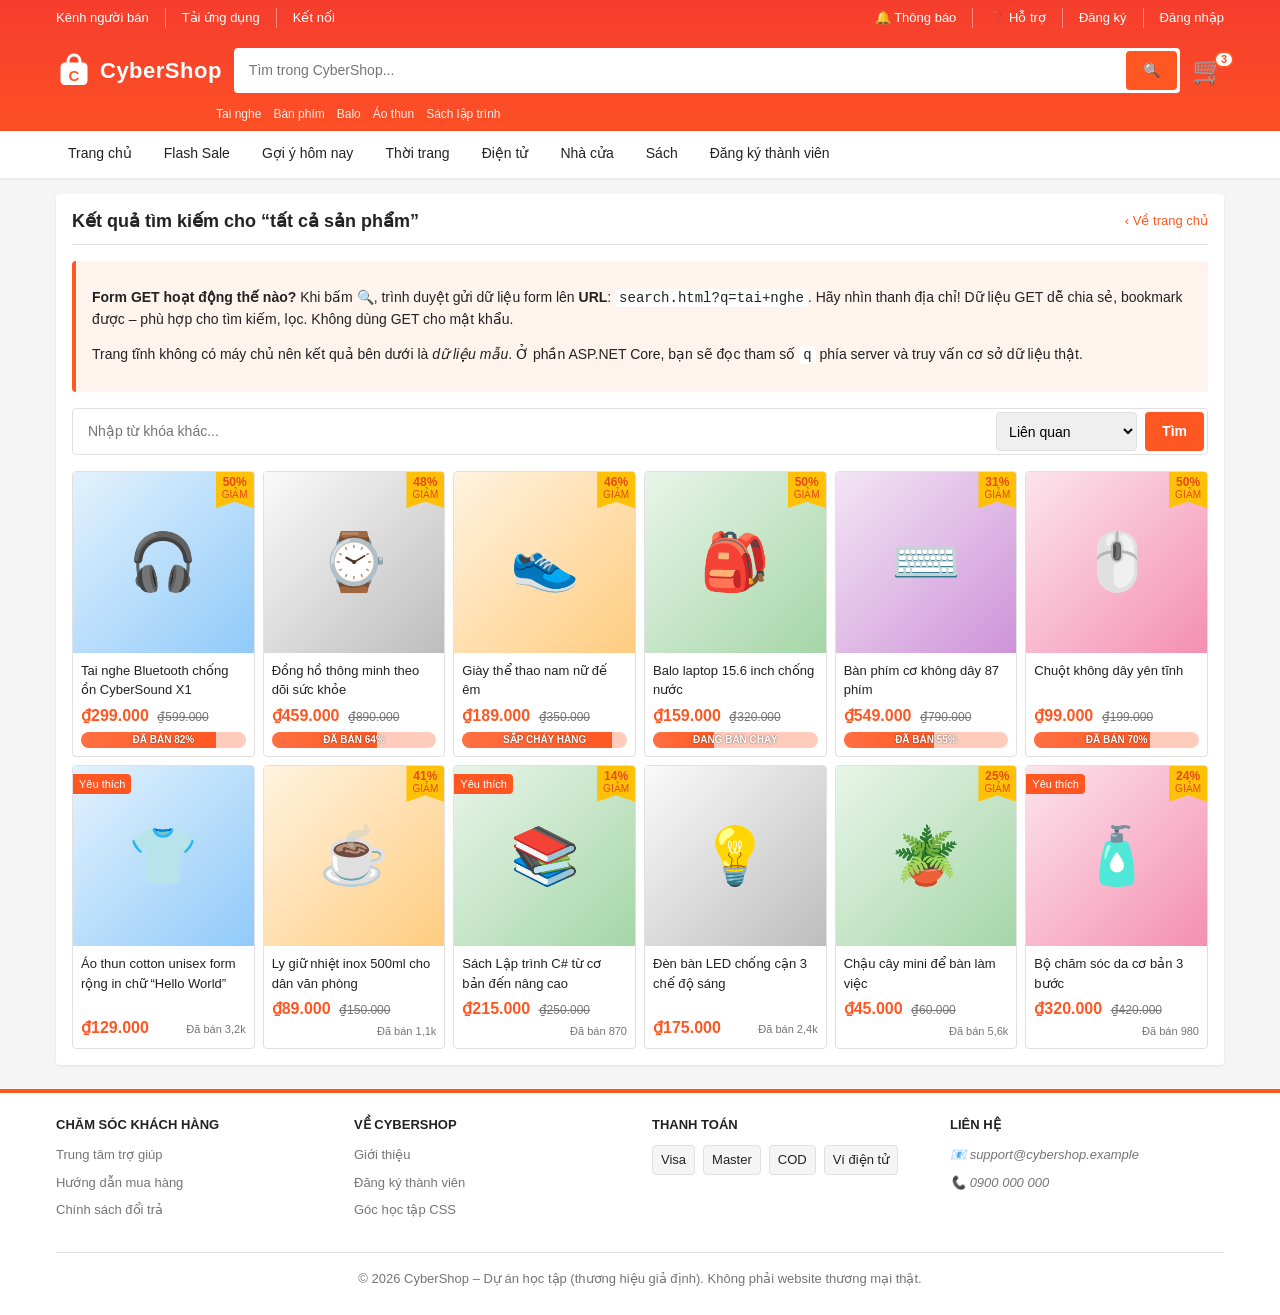
<file: P4-layout-shop/search.html>
<!DOCTYPE html>
<!--
  Trang Kết quả tìm kiếm – đích của mọi form GET trong P4 (action="search.html").
  Header/nav/footer giống index.html (đã giải thích ở đó).
-->
<html lang="vi">
<head>
  <meta charset="UTF-8">
  <meta name="viewport" content="width=device-width, initial-scale=1.0">
  <meta name="description" content="Trang kết quả tìm kiếm mẫu: minh họa form GET.">
  <title>CyberShop - Kết quả tìm kiếm</title>
  <link rel="icon" href="images/favicon.svg" type="image/svg+xml">
  <link rel="stylesheet" href="css/style.css">
</head>
<body>
  <!-- ================= HEADER ================= -->
  <header class="site-header">
    <div class="container">
      <div class="topbar">
        <ul>
          <li><a href="#">Kênh người bán</a></li>
          <li><a href="#">Tải ứng dụng</a></li>
          <li><a href="#">Kết nối</a></li>
        </ul>
        <ul>
          <li><a href="#">🔔 Thông báo</a></li>
          <li><a href="#">❓ Hỗ trợ</a></li>
          <li><a href="register.html">Đăng ký</a></li>
          <li><a href="#">Đăng nhập</a></li>
        </ul>
      </div>

      <div class="header-main">
        <a class="logo" href="index.html">
          <img src="images/logo.svg" alt="" width="36" height="36">
          <span>CyberShop</span>
        </a>

        <!-- Form tìm kiếm: method GET → dữ liệu nằm trên URL (search.html?q=...) -->
        <form class="search-form" action="search.html" method="get" role="search">
          <label for="q" class="sr-only">Tìm sản phẩm</label>
          <input id="q" name="q" type="search" placeholder="Tìm trong CyberShop..." required minlength="2" autocomplete="off">
          <button class="btn btn-primary" type="submit"><span aria-hidden="true">🔍</span><span class="sr-only">Tìm kiếm</span></button>
        </form>

        <div class="header-actions">
          <a class="cart" href="#" aria-label="Giỏ hàng: 3 sản phẩm">
            <span aria-hidden="true">🛒</span>
            <span class="cart-count">3</span>
          </a>
        </div>
      </div>

      <ul class="search-hints">
        <li><a href="search.html?q=tai+nghe">Tai nghe</a></li>
        <li><a href="search.html?q=b%C3%A0n+ph%C3%ADm">Bàn phím</a></li>
        <li><a href="search.html?q=balo">Balo</a></li>
        <li><a href="search.html?q=%C3%A1o+thun">Áo thun</a></li>
        <li><a href="search.html?q=s%C3%A1ch">Sách lập trình</a></li>
      </ul>
    </div>

    <!-- ================= NAV DANH MỤC ================= -->
    <nav class="category-nav" aria-label="Danh mục sản phẩm">
      <div class="container">
        <ul>
          <li><a href="index.html">Trang chủ</a></li>
          <li><a href="index.html#flash-sale">Flash Sale</a></li>
          <li><a href="index.html#goi-y">Gợi ý hôm nay</a></li>
          <li><a href="search.html?q=th%E1%BB%9Di+trang">Thời trang</a></li>
          <li><a href="search.html?q=%C4%91i%E1%BB%87n+t%E1%BB%AD">Điện tử</a></li>
          <li><a href="search.html?q=nh%C3%A0+c%E1%BB%ADa">Nhà cửa</a></li>
          <li><a href="search.html?q=s%C3%A1ch">Sách</a></li>
          <li><a href="register.html">Đăng ký thành viên</a></li>
        </ul>
      </div>
    </nav>
  </header>

  <!-- ================= MAIN ================= -->
  <main class="container">
    <!--
      Trang này có <h1> riêng (tiêu đề kết quả). <span id="keyword"> là chỗ trống
      để đoạn JavaScript cuối trang điền từ khóa vào.
    -->
    <section class="section" aria-labelledby="result-title">
      <div class="section-header">
        <h1 id="result-title" class="page-title">Kết quả tìm kiếm cho “<span id="keyword">…</span>”</h1>
        <a href="index.html">&lsaquo; Về trang chủ</a>
      </div>

      <div class="note">
        <p><strong>Form GET hoạt động thế nào?</strong> Khi bấm 🔍, trình duyệt gửi dữ liệu form lên <strong>URL</strong>:
          <code>search.html?q=tai+nghe</code>. Hãy nhìn thanh địa chỉ! Dữ liệu GET dễ chia sẻ, bookmark được
          – phù hợp cho tìm kiếm, lọc. Không dùng GET cho mật khẩu.</p>
        <p>Trang tĩnh không có máy chủ nên kết quả bên dưới là <em>dữ liệu mẫu</em>. Ở phần ASP.NET Core,
          bạn sẽ đọc tham số <code>q</code> phía server và truy vấn cơ sở dữ liệu thật.</p>
      </div>

      <!--
        Form GET thứ hai trên cùng trang: id phải KHÁC (q2) nhưng name vẫn là "q"
        → server nhận cùng tham số ?q=. id dùng trong trang (label for), name dùng khi GỬI đi.
        <select name="sort"> thêm tham số &sort=... vào URL.
      -->
      <form class="search-form result-sort" action="search.html" method="get">
        <label for="q2" class="sr-only">Từ khóa</label>
        <input id="q2" name="q" type="search" placeholder="Nhập từ khóa khác..." required minlength="2">
        <label for="sort" class="sr-only">Sắp xếp</label>
        <select id="sort" name="sort">
          <option value="relevant">Liên quan</option>
          <option value="newest">Mới nhất</option>
          <option value="price-asc">Giá: thấp → cao</option>
          <option value="price-desc">Giá: cao → thấp</option>
        </select>
        <button class="btn btn-primary" type="submit">Tìm</button>
      </form>

      <!--
        Kết quả là dữ liệu mẫu tĩnh, dùng lại đúng các class thẻ sản phẩm ở index.html
        → lợi ích của CSS dùng chung: không viết thêm dòng CSS nào.
      -->
      <div class="product-grid">
        <article class="product-card">
          <span class="badge">50%<small>Giảm</small></span>
          <a href="search.html?q=Tai">
            <figure>
              <div class="product-thumb thumb-blue" role="img" aria-label="Tai nghe Bluetooth chống ồn CyberSound X1">🎧</div>
              <figcaption>
                <h3 class="product-name">Tai nghe Bluetooth chống ồn CyberSound X1</h3>
                <p class="price"><span class="sr-only">Giá: </span>₫299.000 <del><span class="sr-only">Giá gốc: </span>₫599.000</del></p>
                <div class="progress"><span style="width: 82%;"></span><b>Đã bán 82%</b></div>
              </figcaption>
            </figure>
          </a>
        </article>
        <article class="product-card">
          <span class="badge">48%<small>Giảm</small></span>
          <a href="search.html?q=%C4%90%E1%BB%93ng">
            <figure>
              <div class="product-thumb thumb-gray" role="img" aria-label="Đồng hồ thông minh theo dõi sức khỏe">⌚</div>
              <figcaption>
                <h3 class="product-name">Đồng hồ thông minh theo dõi sức khỏe</h3>
                <p class="price"><span class="sr-only">Giá: </span>₫459.000 <del><span class="sr-only">Giá gốc: </span>₫890.000</del></p>
                <div class="progress"><span style="width: 64%;"></span><b>Đã bán 64%</b></div>
              </figcaption>
            </figure>
          </a>
        </article>
        <article class="product-card">
          <span class="badge">46%<small>Giảm</small></span>
          <a href="search.html?q=Gi%C3%A0y">
            <figure>
              <div class="product-thumb thumb-orange" role="img" aria-label="Giày thể thao nam nữ đế êm">👟</div>
              <figcaption>
                <h3 class="product-name">Giày thể thao nam nữ đế êm</h3>
                <p class="price"><span class="sr-only">Giá: </span>₫189.000 <del><span class="sr-only">Giá gốc: </span>₫350.000</del></p>
                <div class="progress"><span style="width: 91%;"></span><b>Sắp cháy hàng</b></div>
              </figcaption>
            </figure>
          </a>
        </article>
        <article class="product-card">
          <span class="badge">50%<small>Giảm</small></span>
          <a href="search.html?q=Balo">
            <figure>
              <div class="product-thumb thumb-green" role="img" aria-label="Balo laptop 15.6 inch chống nước">🎒</div>
              <figcaption>
                <h3 class="product-name">Balo laptop 15.6 inch chống nước</h3>
                <p class="price"><span class="sr-only">Giá: </span>₫159.000 <del><span class="sr-only">Giá gốc: </span>₫320.000</del></p>
                <div class="progress"><span style="width: 37%;"></span><b>Đang bán chạy</b></div>
              </figcaption>
            </figure>
          </a>
        </article>
        <article class="product-card">
          <span class="badge">31%<small>Giảm</small></span>
          <a href="search.html?q=B%C3%A0n">
            <figure>
              <div class="product-thumb thumb-purple" role="img" aria-label="Bàn phím cơ không dây 87 phím">⌨️</div>
              <figcaption>
                <h3 class="product-name">Bàn phím cơ không dây 87 phím</h3>
                <p class="price"><span class="sr-only">Giá: </span>₫549.000 <del><span class="sr-only">Giá gốc: </span>₫790.000</del></p>
                <div class="progress"><span style="width: 55%;"></span><b>Đã bán 55%</b></div>
              </figcaption>
            </figure>
          </a>
        </article>
        <article class="product-card">
          <span class="badge">50%<small>Giảm</small></span>
          <a href="search.html?q=Chu%E1%BB%99t">
            <figure>
              <div class="product-thumb thumb-pink" role="img" aria-label="Chuột không dây yên tĩnh">🖱️</div>
              <figcaption>
                <h3 class="product-name">Chuột không dây yên tĩnh</h3>
                <p class="price"><span class="sr-only">Giá: </span>₫99.000 <del><span class="sr-only">Giá gốc: </span>₫199.000</del></p>
                <div class="progress"><span style="width: 70%;"></span><b>Đã bán 70%</b></div>
              </figcaption>
            </figure>
          </a>
        </article>
        <article class="product-card">
            <span class="tag-mall">Yêu thích</span>
            <a href="search.html?q=%C3%81o">
              <figure>
                <div class="product-thumb thumb-blue" role="img" aria-label="Áo thun cotton unisex form rộng in chữ “Hello World”">👕</div>
                <figcaption>
                  <h3 class="product-name">Áo thun cotton unisex form rộng in chữ “Hello World”</h3>
                  <div class="product-meta">
                    <p class="price"><span class="sr-only">Giá: </span>₫129.000</p>
                    <span class="sold">Đã bán 3,2k</span>
                  </div>
                </figcaption>
              </figure>
            </a>
          </article>
        <article class="product-card">
            <span class="badge">41%<small>Giảm</small></span>
            <a href="search.html?q=Ly">
              <figure>
                <div class="product-thumb thumb-orange" role="img" aria-label="Ly giữ nhiệt inox 500ml cho dân văn phòng">☕</div>
                <figcaption>
                  <h3 class="product-name">Ly giữ nhiệt inox 500ml cho dân văn phòng</h3>
                  <div class="product-meta">
                    <p class="price"><span class="sr-only">Giá: </span>₫89.000 <del><span class="sr-only">Giá gốc: </span>₫150.000</del></p>
                    <span class="sold">Đã bán 1,1k</span>
                  </div>
                </figcaption>
              </figure>
            </a>
          </article>
        <article class="product-card">
            <span class="tag-mall">Yêu thích</span>
            <span class="badge">14%<small>Giảm</small></span>
            <a href="search.html?q=S%C3%A1ch">
              <figure>
                <div class="product-thumb thumb-green" role="img" aria-label="Sách Lập trình C# từ cơ bản đến nâng cao">📚</div>
                <figcaption>
                  <h3 class="product-name">Sách Lập trình C# từ cơ bản đến nâng cao</h3>
                  <div class="product-meta">
                    <p class="price"><span class="sr-only">Giá: </span>₫215.000 <del><span class="sr-only">Giá gốc: </span>₫250.000</del></p>
                    <span class="sold">Đã bán 870</span>
                  </div>
                </figcaption>
              </figure>
            </a>
          </article>
        <article class="product-card">
            <a href="search.html?q=%C4%90%C3%A8n">
              <figure>
                <div class="product-thumb thumb-gray" role="img" aria-label="Đèn bàn LED chống cận 3 chế độ sáng">💡</div>
                <figcaption>
                  <h3 class="product-name">Đèn bàn LED chống cận 3 chế độ sáng</h3>
                  <div class="product-meta">
                    <p class="price"><span class="sr-only">Giá: </span>₫175.000</p>
                    <span class="sold">Đã bán 2,4k</span>
                  </div>
                </figcaption>
              </figure>
            </a>
          </article>
        <article class="product-card">
            <span class="badge">25%<small>Giảm</small></span>
            <a href="search.html?q=Ch%E1%BA%ADu">
              <figure>
                <div class="product-thumb thumb-green" role="img" aria-label="Chậu cây mini để bàn làm việc">🪴</div>
                <figcaption>
                  <h3 class="product-name">Chậu cây mini để bàn làm việc</h3>
                  <div class="product-meta">
                    <p class="price"><span class="sr-only">Giá: </span>₫45.000 <del><span class="sr-only">Giá gốc: </span>₫60.000</del></p>
                    <span class="sold">Đã bán 5,6k</span>
                  </div>
                </figcaption>
              </figure>
            </a>
          </article>
        <article class="product-card">
            <span class="tag-mall">Yêu thích</span>
            <span class="badge">24%<small>Giảm</small></span>
            <a href="search.html?q=B%E1%BB%99">
              <figure>
                <div class="product-thumb thumb-pink" role="img" aria-label="Bộ chăm sóc da cơ bản 3 bước">🧴</div>
                <figcaption>
                  <h3 class="product-name">Bộ chăm sóc da cơ bản 3 bước</h3>
                  <div class="product-meta">
                    <p class="price"><span class="sr-only">Giá: </span>₫320.000 <del><span class="sr-only">Giá gốc: </span>₫420.000</del></p>
                    <span class="sold">Đã bán 980</span>
                  </div>
                </figcaption>
              </figure>
            </a>
          </article>
      </div>
    </section>
  </main>

  <!--
    <script> nội tuyến (xem trước P5):
    - window.location.search  = phần "?q=tai+nghe" của URL
    - URLSearchParams(...).get('q') đọc giá trị tham số q (tự giải mã %C3%A0, dấu +)
    - textContent gán CHỮ thuần → an toàn, không chạy được HTML lạ người dùng nhập vào.
    ⚠️ Lỗi hay gặp: dùng innerHTML để hiện dữ liệu từ URL → lỗ hổng XSS.
    Đặt script cuối body để các phần tử phía trên đã tồn tại khi script chạy.
  -->
  <script>
    // Xem trước JavaScript (sẽ học kỹ ở P5): đọc tham số ?q= trên URL và hiển thị.
    const keyword = new URLSearchParams(window.location.search).get('q');
    document.getElementById('keyword').textContent = keyword || 'tất cả sản phẩm';
  </script>

  <!-- ================= FOOTER ================= -->
  <footer class="site-footer">
    <div class="container">
      <div class="footer-grid">
        <section>
          <h2>Chăm sóc khách hàng</h2>
          <ul>
            <li><a href="#">Trung tâm trợ giúp</a></li>
            <li><a href="#">Hướng dẫn mua hàng</a></li>
            <li><a href="#">Chính sách đổi trả</a></li>
          </ul>
        </section>
        <section>
          <h2>Về CyberShop</h2>
          <ul>
            <li><a href="#">Giới thiệu</a></li>
            <li><a href="register.html">Đăng ký thành viên</a></li>
            <li><a href="css-lab.html">Góc học tập CSS</a></li>
          </ul>
        </section>
        <section>
          <h2>Thanh toán</h2>
          <ul class="payment-list">
            <li>Visa</li>
            <li>Master</li>
            <li>COD</li>
            <li>Ví điện tử</li>
          </ul>
        </section>
        <section>
          <h2>Liên hệ</h2>
          <address>
            <ul>
              <li>📧 <a href="mailto:support@cybershop.example">support@cybershop.example</a></li>
              <li>📞 <a href="tel:+84900000000">0900&nbsp;000&nbsp;000</a></li>
            </ul>
          </address>
        </section>
      </div>
      <p class="copyright">&copy; 2026 CyberShop – Dự án học tập (thương hiệu giả định). Không phải website thương mại thật.</p>
    </div>
  </footer>
</body>
</html>
</file>
<file: P4-layout-shop/css/style.css>
/* =========================================================
   CyberShop - P4 Layout Shop (Buổi 15–17)
   Bài 3.3 CSS · Bài 3.4 HTML5 · Bài 3.5 CSS3
   Chiến lược: MOBILE-FIRST
     - CSS mặc định viết cho màn hình nhỏ.
     - @media (min-width: ...) bổ sung cho màn hình lớn hơn.
   Cách đọc file này (dành cho người mới):
     - Một "rule" = selector { thuộc_tính: giá_trị; }
     - File được nạp từ HTML bằng <link rel="stylesheet" href="css/style.css">
       → MỌI trang dùng chung một file; sửa 1 chỗ, đổi cả website
       (khác với inline style ở P3 phải sửa từng thẻ).
     - Cùng độ ưu tiên thì rule viết SAU thắng (đó là chữ "Cascade" trong CSS).
     - Mở DevTools (F12) → Elements → khung Styles để xem rule nào đang áp dụng.
   Mục lục:
     1. CSS variables (custom properties)
     2. Reset & base
     3. Tiện ích (container, sr-only, button)
     4. Top bar + Header (Flexbox)
     5. Navigation danh mục (Flexbox)
     6. Banner (@keyframes)
     7. Danh mục nhanh (Grid)
     8. Thẻ sản phẩm (Grid + position + transition/transform)
     9. Bố cục main + aside
    10. Form (search, register) + pseudo-class validation
    11. Footer
    12. Media queries (tablet, desktop)
    13. Góc học tập: selector & specificity
   ========================================================= */

/* ---------- 1. CSS VARIABLES ---------- */
/*
  CSS VARIABLES (custom properties)
  - Khai báo trong :root (= thẻ <html>) → dùng được ở mọi nơi.
  - Tên bắt đầu bằng hai dấu gạch ngang, dùng bằng var(--ten-bien).
  - Lợi ích: đổi màu chủ đạo/khoảng cách cho cả site chỉ ở MỘT chỗ.
  ⚠️ Lỗi hay gặp: viết var(color-primary) thiếu "--", hoặc gõ sai tên biến
     → trình duyệt bỏ qua thuộc tính đó mà KHÔNG báo lỗi.
*/
:root {
  --color-primary: #ff5722;
  --color-primary-dark: #e64a19;
  --color-primary-light: #fff3ee;
  --color-accent: #ffc107;
  --color-text: #222222;
  --color-muted: #757575;
  --color-border: #e0e0e0;
  --color-bg: #f5f5f5;
  --color-surface: #ffffff;
  --color-success: #2e7d32;
  --color-danger: #d32f2f;

  /* Bo góc và đổ bóng dùng chung */
  --radius-sm: 4px;
  --radius-md: 8px;
  --shadow-sm: 0 1px 3px rgba(0, 0, 0, 0.08);
  --shadow-md: 0 6px 18px rgba(0, 0, 0, 0.12);

  /* Thang khoảng cách (bội số của 4px) giúp giao diện đều đặn */
  --space-1: 4px;
  --space-2: 8px;
  --space-3: 12px;
  --space-4: 16px;
  --space-6: 24px;

  --container: 1200px;
  --font-base: "Segoe UI", Roboto, Arial, Helvetica, sans-serif;
  --transition: 0.2s ease;
}

/* ---------- 2. RESET & BASE ---------- */
/*
  BOX MODEL: mỗi phần tử là một hộp gồm content → padding → border → margin.
  Mặc định (content-box) width CHỈ tính phần content, nên thêm padding/border
  làm hộp to ra. border-box: width đã bao gồm padding + border → dễ tính layout.
  *, *::before, *::after = selector toàn cục, áp cho mọi phần tử và pseudo-element.
  ⚠️ Lỗi hay gặp: quên dòng này → đặt width: 50% + padding là bị tràn dòng.
*/
*,
*::before,
*::after {
  box-sizing: border-box; /* width bao gồm padding + border */
}

/*
  Thuộc tính chữ (font, color, line-height) được KẾ THỪA (inherit) xuống phần tử con
  → khai báo một lần ở body cho cả trang.
*/
body {
  margin: 0;
  font-family: var(--font-base);
  font-size: 14px;
  line-height: 1.5;
  color: var(--color-text);
  background-color: var(--color-bg);
}

/*
  Ảnh co theo khung cha (không tràn trên mobile); display: block bỏ khoảng hở
  nhỏ phía dưới ảnh inline.
*/
img,
svg {
  max-width: 100%;
  display: block;
}

/*
  Liên kết: lấy màu của phần tử cha, bỏ gạch chân; chỉ gạch chân khi :hover.
  :hover là PSEUDO-CLASS – trạng thái của phần tử (rê chuột, focus, checked...).
*/
a {
  color: inherit;
  text-decoration: none;
}

a:hover {
  text-decoration: underline;
}

/* :focus-visible - chỉ hiện viền khi điều hướng bằng bàn phím */
a:focus-visible,
button:focus-visible,
input:focus-visible,
select:focus-visible,
textarea:focus-visible {
  outline: 3px solid var(--color-accent);
  outline-offset: 2px;
}

/* Selector nhóm (dấu phẩy): áp cùng khai báo cho nhiều selector. */
h1,
h2,
h3 {
  margin: 0 0 var(--space-3);
  line-height: 1.25;
}

/* ---------- 3. TIỆN ÍCH ---------- */
/*
  Container: giới hạn độ rộng nội dung và căn giữa (margin: 0 auto).
  Đây là "tiện ích" (utility) dùng lại ở header, main, footer.
*/
.container {
  width: 100%;
  max-width: var(--container);
  margin: 0 auto;
  padding: 0 var(--space-4);
}

/* Ẩn khỏi màn hình nhưng trình đọc màn hình vẫn đọc được */
.sr-only {
  position: absolute;
  width: 1px;
  height: 1px;
  padding: 0;
  margin: -1px;
  overflow: hidden;
  clip: rect(0, 0, 0, 0);
  white-space: nowrap;
  border: 0;
}

/*
  NÚT BẤM: class gốc .btn + class biến thể (.btn-primary, .btn-outline)
  → ghép nhiều class trên một thẻ: class="btn btn-primary" (Bootstrap cũng làm vậy).
  transition: thay đổi thuộc tính một cách MƯỢT trong 0.2s thay vì nhảy tức thì.
  inline-flex: nút vẫn nằm trong dòng nhưng bên trong căn giữa bằng Flexbox.
*/
.btn {
  display: inline-flex;
  align-items: center;
  justify-content: center;
  gap: var(--space-2);
  padding: 10px 18px;
  border: 1px solid transparent;
  border-radius: var(--radius-sm);
  font: inherit;
  font-weight: 600;
  cursor: pointer;
  transition: background-color var(--transition), transform var(--transition);
}

/*
  :active = lúc đang nhấn chuột; transform: scale() thu nhỏ nhẹ tạo cảm giác "bấm".
  transform không làm xô lệch các phần tử xung quanh (không ảnh hưởng layout).
*/
.btn:active {
  transform: scale(0.97);
}

.btn-primary {
  background-color: var(--color-primary);
  color: #ffffff;
}

.btn-primary:hover {
  background-color: var(--color-primary-dark);
  text-decoration: none;
}

.btn-outline {
  background-color: var(--color-surface);
  border-color: var(--color-primary);
  color: var(--color-primary);
}

.btn-outline:hover {
  background-color: var(--color-primary-light);
  text-decoration: none;
}

/* Khối nội dung dạng "thẻ" màu trắng có bóng đổ. */
.section {
  background-color: var(--color-surface);
  margin: var(--space-4) 0;
  padding: var(--space-4);
  border-radius: var(--radius-sm);
  box-shadow: var(--shadow-sm);
}

/*
  FLEXBOX cơ bản: display: flex biến phần tử thành flex container,
  các con trực tiếp thành flex item xếp theo TRỤC CHÍNH (mặc định: ngang).
  - justify-content: căn theo trục chính (space-between: đẩy về hai đầu)
  - align-items: căn theo trục phụ (center: giữa theo chiều dọc)
  - gap: khoảng cách giữa các item (không cần margin)
*/
.section-header {
  display: flex;
  align-items: center;
  justify-content: space-between;
  gap: var(--space-3);
  margin-bottom: var(--space-4);
  border-bottom: 1px solid var(--color-border);
  padding-bottom: var(--space-3);
}

/*
  Selector HẬU DUỆ (khoảng trắng): mọi h2 nằm bên trong .section-header.
  Độ ưu tiên (0,1,1) > h2 đơn thuần (0,0,1).
*/
.section-header h2 {
  margin: 0;
  font-size: 16px;
  text-transform: uppercase;
  color: var(--color-primary);
}

.section-header a {
  color: var(--color-primary);
  font-size: 13px;
}

/* ---------- 4. TOP BAR + HEADER (Flexbox) ---------- */
/*
  position: sticky = bình thường như static, nhưng khi cuộn tới top: 0 thì "dính" lại.
  z-index: 100 để header nằm TRÊN các phần tử khác khi cuộn qua.
  ⚠️ Lỗi hay gặp: z-index chỉ có tác dụng với phần tử đã có position (khác static)
     hoặc là flex/grid item.
  ⚠️ Lỗi hay gặp: sticky không chạy nếu một phần tử cha có overflow: hidden.
*/
.site-header {
  background: linear-gradient(-180deg, #f53d2d, var(--color-primary));
  color: #ffffff;
  position: sticky; /* dính trên đầu khi cuộn */
  top: 0;
  z-index: 100;
}

/*
  display: none ẩn hoàn toàn (không chiếm chỗ). Media query 768px bật lại bằng
  display: flex – đây là tư duy MOBILE-FIRST: mặc định cho mobile, thêm dần cho màn lớn.
*/
.topbar {
  display: none; /* ẩn trên mobile, hiện ở tablet trở lên */
  justify-content: space-between;
  font-size: 13px;
  padding: var(--space-2) 0;
}

.topbar ul {
  list-style: none;
  margin: 0;
  padding: 0;
  display: flex;
  gap: var(--space-4);
}

/* Selector anh em kề: li + li → thêm vạch ngăn giữa các mục */
.topbar li + li {
  border-left: 1px solid rgba(255, 255, 255, 0.4);
  padding-left: var(--space-4);
}

/*
  Hàng header chính: logo | ô tìm kiếm | giỏ hàng.
  flex-wrap: wrap cho phép item xuống dòng khi hết chỗ (mặc định nowrap = ép trên một hàng).
*/
.header-main {
  display: flex;
  flex-wrap: wrap; /* mobile: ô tìm kiếm xuống dòng */
  align-items: center;
  gap: var(--space-3);
  padding: var(--space-3) 0;
}

.logo {
  display: flex;
  align-items: center;
  gap: var(--space-2);
  font-size: 22px;
  font-weight: 700;
  letter-spacing: 0.5px;
}

.logo:hover {
  text-decoration: none;
}

.logo img {
  width: 36px;
  height: 36px;
}

/*
  order: thay đổi THỨ TỰ HIỂN THỊ của flex item mà không sửa HTML.
  flex: 1 1 100% = flex-grow (giãn) | flex-shrink (co) | flex-basis (kích thước gốc)
  → trên mobile ô tìm kiếm chiếm trọn một hàng riêng.
*/
.search-form {
  order: 3; /* mobile: đẩy xuống cuối hàng */
  flex: 1 1 100%;
  display: flex;
  background-color: var(--color-surface);
  border-radius: var(--radius-sm);
  padding: 3px;
}

/*
  flex: 1 → input giãn chiếm hết chỗ trống còn lại cạnh nút.
  min-width: 0 cho phép input co nhỏ hơn kích thước mặc định của nó.
  ⚠️ Lỗi hay gặp: thiếu min-width: 0 → input đẩy nút tràn ra ngoài trên màn hẹp.
*/
.search-form input {
  flex: 1;
  min-width: 0;
  border: 0;
  padding: var(--space-2) var(--space-3);
  font: inherit;
  color: var(--color-text);
}

.search-form button {
  padding: var(--space-2) var(--space-4);
}

/* Mẹo Flexbox: margin-left: auto "ăn" hết khoảng trống bên trái → đẩy item sang phải. */
.header-actions {
  margin-left: auto; /* đẩy cụm này sang phải */
  display: flex;
  align-items: center;
  gap: var(--space-4);
}

/*
  POSITION relative + absolute (cặp đôi hay dùng nhất):
  - Cha đặt position: relative → trở thành "mốc" (containing block).
  - Con position: absolute → top/right/bottom/left tính theo cha gần nhất có position.
  ⚠️ Lỗi hay gặp: quên position: relative ở cha → con bay lên góc trang (tính theo <html>).
*/
.cart {
  position: relative; /* làm mốc cho badge số lượng */
  font-size: 26px;
  line-height: 1;
}

.cart:hover {
  text-decoration: none;
}

.cart-count {
  position: absolute; /* định vị theo .cart */
  top: -6px;
  right: -10px;
  min-width: 20px;
  padding: 1px 5px;
  border: 2px solid var(--color-primary);
  border-radius: 10px;
  background-color: #ffffff;
  color: var(--color-primary);
  font-size: 11px;
  font-weight: 700;
  text-align: center;
}

/* Gợi ý từ khóa: ẩn trên mobile, hiện ở ≥ 768px (xem phần 12). */
.search-hints {
  display: none;
  list-style: none;
  margin: 0;
  padding: 0 0 var(--space-2);
  gap: var(--space-3);
  font-size: 12px;
  opacity: 0.9;
}

/* ---------- 5. NAVIGATION DANH MỤC ---------- */
.category-nav {
  background-color: var(--color-surface);
  color: var(--color-text); /* không kế thừa màu trắng của header */
  box-shadow: var(--shadow-sm);
}

/*
  Menu danh mục: Flexbox một hàng; overflow-x: auto cho phép VUỐT NGANG trên mobile
  thay vì xuống nhiều dòng. white-space: nowrap (ở thẻ a) giữ chữ không bị gãy dòng.
*/
.category-nav ul {
  list-style: none;
  margin: 0;
  padding: 0;
  display: flex;
  gap: var(--space-2);
  overflow-x: auto; /* mobile: vuốt ngang */
  scrollbar-width: thin;
}

.category-nav a {
  display: block;
  padding: var(--space-3);
  white-space: nowrap;
  border-bottom: 2px solid transparent;
  transition: color var(--transition), border-color var(--transition);
}

/*
  Đánh dấu trang hiện tại bằng thuộc tính aria-current="page" thay vì thêm class riêng
  → vừa giúp trình đọc màn hình, vừa làm "móc" để CSS chọn.
*/
.category-nav a:hover,
.category-nav a[aria-current="page"] {
  /* selector thuộc tính [attr="value"] */
  color: var(--color-primary);
  border-bottom-color: var(--color-primary);
  text-decoration: none;
}

/* ---------- 6. BANNER (@keyframes) ---------- */
/*
  GRID 1 cột trên mobile. Ở ≥ 768px đổi thành grid-template-columns: 2fr 1fr
  (banner chiếm 2 phần, cột phụ 1 phần) – xem phần 12.
  fr = "fraction": một phần của khoảng trống còn lại sau khi trừ gap.
*/
.hero {
  display: grid;
  gap: var(--space-2);
  margin-top: var(--space-4);
}

/*
  Banner chạy tự động bằng CSS thuần (không JavaScript):
  .banner là "khung nhìn" (overflow: hidden cắt phần thừa),
  .banner-track là dải 3 slide nằm ngang, được dịch trái bằng @keyframes.
*/
.banner {
  position: relative;
  overflow: hidden;
  border-radius: var(--radius-sm);
  min-height: 180px;
  color: #ffffff;
}

.banner-track {
  display: flex;
  width: 300%; /* 3 slide, mỗi slide 100% khung */
  height: 100%;
  animation: slide 12s infinite;
}

/* Rê chuột vào banner thì tạm dừng animation */
.banner:hover .banner-track {
  animation-play-state: paused;
}

/*
  flex: 0 0 calc(100% / 3) = không giãn, không co, rộng đúng 1/3 track (= 1 khung).
  flex-direction: column → trục chính thành DỌC, nên justify-content: center
  căn giữa theo chiều dọc (trục chính đã đổi!).
*/
.banner-slide {
  flex: 0 0 calc(100% / 3);
  display: flex;
  flex-direction: column;
  justify-content: center;
  gap: var(--space-2);
  padding: var(--space-6);
}

.banner-slide h2 {
  font-size: 24px;
  margin: 0;
}

.banner-slide p {
  margin: 0;
  max-width: 420px;
}

/* align-self: ghi đè align-items cho riêng một item (không kéo nút rộng hết khung). */
.banner-slide .btn {
  align-self: flex-start;
  background-color: #ffffff;
  color: var(--color-primary);
}

.slide-1 {
  background: linear-gradient(135deg, #ff5722, #ff9800);
}

.slide-2 {
  background: linear-gradient(135deg, #3949ab, #00acc1);
}

.slide-3 {
  background: linear-gradient(135deg, #8e24aa, #ec407a);
}

/*
  @keyframes: khai báo các mốc (%) của animation; trình duyệt tự tính phần ở giữa.
  Mỗi slide đứng yên ~28% thời gian rồi trượt sang slide kế (12s / 3 slide = 4s mỗi slide).
  Dùng transform: translateX() thay vì left/margin vì transform mượt hơn
  (không bắt trình duyệt tính lại layout).
*/
@keyframes slide {
  0%,
  28% {
    transform: translateX(0);
  }

  33%,
  61% {
    transform: translateX(calc(-100% / 3));
  }

  66%,
  95% {
    transform: translateX(calc(-200% / 3));
  }

  100% {
    transform: translateX(0);
  }
}

/*
  Kỹ thuật căn giữa phần tử absolute: left: 50% đưa MÉP TRÁI vào giữa,
  translateX(-50%) kéo lùi lại nửa chiều rộng của chính nó.
*/
.banner-dots {
  position: absolute;
  bottom: var(--space-3);
  left: 50%;
  transform: translateX(-50%); /* căn giữa phần tử absolute */
  display: flex;
  gap: 6px;
}

.banner-dots span {
  width: 8px;
  height: 8px;
  border-radius: 50%;
  background-color: rgba(255, 255, 255, 0.6);
  animation: dot 12s infinite;
}

/*
  :nth-child(n) chọn con thứ n. animation-delay lệch 4s/8s để mỗi chấm sáng
  đúng lúc slide tương ứng hiện ra.
*/
.banner-dots span:nth-child(2) {
  animation-delay: 4s;
}

.banner-dots span:nth-child(3) {
  animation-delay: 8s;
}

@keyframes dot {
  0%,
  30% {
    background-color: #ffffff;
    transform: scale(1.3);
  }

  34%,
  100% {
    background-color: rgba(255, 255, 255, 0.6);
    transform: scale(1);
  }
}

/* Cột banner phụ: ẩn trên mobile, hiện thành grid ở ≥ 768px. */
.hero-side {
  display: none;
}

.mini-banner {
  display: flex;
  flex-direction: column;
  justify-content: center;
  padding: var(--space-4);
  border-radius: var(--radius-sm);
  color: #ffffff;
  min-height: 86px;
}

.mini-banner strong {
  font-size: 16px;
}

/*
  Hai class viết liền (không khoảng trắng) = phần tử có CẢ HAI class.
  Khác với ".mini-banner .voucher" (có khoảng trắng) = .voucher nằm BÊN TRONG .mini-banner.
*/
.mini-banner.voucher {
  background: linear-gradient(135deg, #00897b, #43a047);
}

.mini-banner.freeship {
  background: linear-gradient(135deg, #f4511e, #fb8c00);
}

/* Tôn trọng người dùng tắt hiệu ứng chuyển động */
/*
  prefers-reduced-motion: một số người bị chóng mặt với chuyển động và đã bật
  "Giảm chuyển động" trong hệ điều hành → tắt animation/transition cho họ.
  !important ở đây hợp lý vì cần thắng mọi transition khai báo ở chỗ khác.
*/
@media (prefers-reduced-motion: reduce) {
  .banner-track,
  .banner-dots span {
    animation: none;
  }

  * {
    transition: none !important;
  }
}

/* ---------- 7. DANH MỤC NHANH (Grid) ---------- */
/*
  CSS GRID: chia lưới theo CẢ hàng và cột (Flexbox chỉ theo một trục).
  repeat(4, 1fr) = 4 cột bằng nhau. Item tự xuống hàng mới khi đủ 4 cột.
  Khi nào dùng gì? Flexbox cho một hàng/một cột (menu, thanh công cụ);
  Grid cho lưới hai chiều (danh sách sản phẩm, bố cục trang).
*/
.quick-categories {
  list-style: none;
  margin: 0;
  padding: 0;
  display: grid;
  grid-template-columns: repeat(4, 1fr);
  gap: var(--space-2);
}

.quick-categories a {
  display: flex;
  flex-direction: column;
  align-items: center;
  gap: var(--space-1);
  padding: var(--space-2);
  text-align: center;
  font-size: 12px;
  border: 1px solid transparent;
  border-radius: var(--radius-sm);
  transition: border-color var(--transition), box-shadow var(--transition);
}

.quick-categories a:hover {
  border-color: var(--color-primary);
  box-shadow: var(--shadow-sm);
  text-decoration: none;
}

/* Mẹo căn giữa "hoàn hảo": display: grid + place-items: center (cả ngang lẫn dọc). */
.quick-categories .icon {
  display: grid;
  place-items: center;
  width: 48px;
  height: 48px;
  border-radius: 50%;
  background-color: var(--color-primary-light);
  font-size: 24px;
}

/* ---------- 8. THẺ SẢN PHẨM ---------- */
/*
  Lưới sản phẩm: số cột tăng dần theo màn hình (2 → 3 → 4 → 5 → 6, xem phần 12).
  Cách khác không cần media query: repeat(auto-fill, minmax(160px, 1fr)).
*/
.product-grid {
  display: grid;
  grid-template-columns: repeat(2, 1fr); /* mobile: 2 cột */
  gap: var(--space-2);
}

/*
  Thẻ sản phẩm: position: relative làm mốc cho .badge / .tag-mall (absolute).
  overflow: hidden cắt phần ảnh phóng to khi hover không tràn ra ngoài thẻ.
*/
.product-card {
  position: relative; /* mốc cho .badge (absolute) */
  display: flex;
  flex-direction: column;
  background-color: var(--color-surface);
  border: 1px solid var(--color-border);
  border-radius: var(--radius-sm);
  overflow: hidden;
  transition: transform var(--transition), box-shadow var(--transition), border-color var(--transition);
}

/*
  Hiệu ứng nổi lên khi hover: transform + box-shadow, đã khai báo transition ở
  .product-card nên chuyển động mượt cả lúc vào lẫn lúc ra.
  ⚠️ Lỗi hay gặp: đặt transition trong :hover → chỉ mượt lúc rê vào, rời chuột thì giật.
*/
.product-card:hover {
  transform: translateY(-4px);
  box-shadow: var(--shadow-md);
  border-color: var(--color-primary);
}

.product-card figure {
  margin: 0;
}

/* aspect-ratio: 1 / 1 giữ khung ảnh luôn vuông dù chiều rộng thay đổi. */
.product-thumb {
  display: grid;
  place-items: center;
  aspect-ratio: 1 / 1;
  font-size: 56px;
  background: linear-gradient(135deg, #fafafa, #eeeeee);
  transition: transform 0.3s ease;
}

.product-card:hover .product-thumb {
  transform: scale(1.06);
}

/*
  Selector CON TRỰC TIẾP (>): chỉ thẻ <a> là con ngay cấp dưới của .product-card.
  height: 100% + flex column giúp các thẻ trong cùng hàng cao bằng nhau.
*/
.product-card > a {
  display: flex;
  flex-direction: column;
  height: 100%;
}

.product-card > a:hover {
  text-decoration: none;
}

.product-card figure {
  display: flex;
  flex-direction: column;
  height: 100%;
  overflow: hidden;
}

/* Các biến thể màu nền ảnh sản phẩm (thay cho ảnh thật) */
.thumb-orange { background: linear-gradient(135deg, #fff3e0, #ffcc80); }
.thumb-blue { background: linear-gradient(135deg, #e3f2fd, #90caf9); }
.thumb-green { background: linear-gradient(135deg, #e8f5e9, #a5d6a7); }
.thumb-pink { background: linear-gradient(135deg, #fce4ec, #f48fb1); }
.thumb-purple { background: linear-gradient(135deg, #f3e5f5, #ce93d8); }
.thumb-gray { background: linear-gradient(135deg, #fafafa, #bdbdbd); }

.product-card figcaption {
  display: flex;
  flex-direction: column;
  gap: var(--space-1);
  padding: var(--space-2);
  flex: 1;
}

/*
  -webkit-line-clamp: cắt chữ sau 2 dòng và thêm dấu "..."
  (cần đi kèm display: -webkit-box và -webkit-box-orient: vertical).
*/
.product-name {
  margin: 0;
  font-size: 13px;
  font-weight: 400;
  line-height: 1.5;
  /* Giới hạn 2 dòng, dư thì "..." */
  display: -webkit-box;
  -webkit-line-clamp: 2;
  line-clamp: 2;
  -webkit-box-orient: vertical;
  overflow: hidden;
  min-height: 39px;
  max-height: 39px; /* 2 dòng × 13px × 1.5 */
}

/*
  margin-top: auto trong flex column đẩy khối này xuống ĐÁY thẻ
  → giá của mọi sản phẩm thẳng hàng dù tên dài ngắn khác nhau.
*/
.product-meta {
  display: flex;
  flex-wrap: wrap;
  gap: 2px var(--space-2);
  align-items: baseline;
  justify-content: space-between;
  margin-top: auto;
}

.price {
  margin: 0;
  color: var(--color-primary);
  font-size: 16px;
  font-weight: 600;
}

.price del {
  color: var(--color-muted);
  font-size: 12px;
  font-weight: 400;
  margin-left: var(--space-1);
}

.sold {
  margin-left: auto;
  white-space: nowrap;
  color: var(--color-muted);
  font-size: 11px;
}

/* Badge giảm giá: position absolute góc trên phải */
/*
  clip-path: polygon(...) cắt hình theo các điểm tọa độ (x y) – không cần ảnh.
  z-index: 1 để badge nằm trên ảnh sản phẩm.
*/
.badge {
  position: absolute;
  top: 0;
  right: 0;
  z-index: 1;
  padding: 4px 6px 8px;
  background-color: var(--color-accent);
  color: var(--color-primary-dark);
  font-size: 12px;
  font-weight: 700;
  line-height: 1.1;
  text-align: center;
  /* cắt đáy thành hình lá cờ */
  clip-path: polygon(0 0, 100% 0, 100% 100%, 50% 82%, 0 100%);
}

.badge small {
  display: block;
  font-size: 10px;
  font-weight: 400;
  text-transform: uppercase;
}

/* Nhãn "Yêu thích" bên trái: position absolute góc trên trái */
.tag-mall {
  position: absolute;
  top: var(--space-2);
  left: 0;
  z-index: 1;
  padding: 2px 6px;
  background-color: var(--color-primary);
  color: #ffffff;
  font-size: 11px;
  border-radius: 0 var(--radius-sm) var(--radius-sm) 0;
}

/* Thanh tiến độ Flash Sale */
/*
  Thanh tiến độ: .progress (relative) là mốc; span màu (absolute) có width
  đặt bằng inline style trong HTML (82%, 64%...) vì đó là DỮ LIỆU của từng sản phẩm.
  inset: 0 auto 0 0 = viết gọn top: 0; right: auto; bottom: 0; left: 0.
*/
.progress {
  position: relative;
  margin-top: auto;
  height: 16px;
  border-radius: 8px;
  background-color: #ffccbc;
  overflow: hidden;
  font-size: 10px;
  color: #ffffff;
  text-align: center;
  line-height: 16px;
  text-transform: uppercase;
  text-shadow: 0 0 2px rgba(0, 0, 0, 0.6);
}

.progress span {
  position: absolute;
  inset: 0 auto 0 0;
  background: linear-gradient(90deg, #ff7043, var(--color-primary));
}

.progress b {
  position: relative; /* nằm trên thanh màu */
}

/* Đồng hồ đếm ngược (tĩnh): inline-flex để nằm cùng dòng với tiêu đề. */
.countdown {
  display: inline-flex;
  gap: 4px;
  margin-left: var(--space-2);
  vertical-align: middle;
}

.countdown span {
  background-color: #222222;
  color: #ffffff;
  padding: 2px 5px;
  border-radius: 2px;
  font-size: 13px;
  font-weight: 700;
}

/* ---------- 9. BỐ CỤC MAIN + ASIDE ---------- */
/*
  Bố cục aside + nội dung: mobile 1 cột; ≥ 992px thành
  grid-template-columns: 220px 1fr (cột trái cố định, cột phải lấp phần còn lại).
  Có thể đặt tên vùng bằng grid-template-areas, ví dụ:
    grid-template-areas: "aside main";  rồi gán grid-area: aside; cho từng con.
*/
.content-layout {
  display: grid;
  gap: var(--space-4);
}

.filters {
  display: none; /* mobile: ẩn bộ lọc */
}

.filters h2 {
  font-size: 15px;
  margin-bottom: var(--space-2);
}

/* Reset viền mặc định của fieldset, chỉ giữ một đường kẻ phía trên. */
.filters fieldset {
  border: 0;
  border-top: 1px solid var(--color-border);
  margin: 0;
  padding: var(--space-3) 0;
}

.filters legend {
  font-weight: 600;
  padding: 0;
  margin-bottom: var(--space-2);
}

/* Label bọc input checkbox/radio → bấm vào chữ cũng chọn được; cursor: pointer báo "bấm được". */
.filters label {
  display: flex;
  gap: var(--space-2);
  align-items: center;
  margin-bottom: var(--space-2);
  cursor: pointer;
}

.price-range {
  display: flex;
  gap: var(--space-2);
  align-items: center;
}

.price-range input {
  width: 100%;
  padding: 6px;
  border: 1px solid var(--color-border);
  border-radius: var(--radius-sm);
  font: inherit;
}

.load-more {
  display: flex;
  justify-content: center;
  margin-top: var(--space-4);
}

/* ---------- 10. FORM ---------- */
/* Trang đăng ký (register.html): khung form căn giữa, rộng tối đa 720px. */
.form-page {
  max-width: 720px;
  margin: var(--space-6) auto;
}

.form-card {
  background-color: var(--color-surface);
  border-radius: var(--radius-md);
  box-shadow: var(--shadow-md);
  padding: var(--space-6);
}

.form-card h1 {
  font-size: 22px;
}

.form-card fieldset {
  border: 1px solid var(--color-border);
  border-radius: var(--radius-md);
  margin: 0 0 var(--space-4);
  padding: var(--space-4);
}

.form-card legend {
  font-weight: 700;
  color: var(--color-primary);
  padding: 0 var(--space-2);
}

/* Lưới các ô nhập: 1 cột trên mobile; class .two-cols thành 2 cột ở ≥ 576px. */
.form-grid {
  display: grid;
  gap: var(--space-4);
}

/* Mỗi .field = label + input + gợi ý, xếp dọc bằng flex column. */
.field {
  display: flex;
  flex-direction: column;
  gap: var(--space-1);
}

.field > label,
.field-label {
  font-weight: 600;
}

/* Dấu * cho trường bắt buộc: dùng pseudo-element ::after */
/*
  PSEUDO-ELEMENT ::after chèn nội dung ảo (content) vào CUỐI phần tử, không cần sửa HTML.
  ⚠️ Lỗi hay gặp: quên thuộc tính content → ::before/::after không hiện gì.
*/
.required::after {
  content: " *";
  color: var(--color-danger);
}

/*
  :not(...) loại trừ: style mọi input TRỪ checkbox/radio/range/color
  (các loại này không nên bị ép width: 100% và padding).
*/
.field input:not([type="checkbox"]):not([type="radio"]):not([type="range"]):not([type="color"]),
.field select,
.field textarea {
  width: 100%;
  padding: 10px 12px;
  border: 1px solid var(--color-border);
  border-radius: var(--radius-sm);
  font: inherit;
  background-color: #ffffff;
  transition: border-color var(--transition), box-shadow var(--transition);
}

/*
  Tự vẽ trạng thái focus bằng border + box-shadow.
  ⚠️ Lỗi hay gặp: outline: none mà KHÔNG thay bằng hiệu ứng khác → người dùng
     bàn phím không biết đang ở ô nào.
*/
.field input:focus,
.field select:focus,
.field textarea:focus {
  border-color: var(--color-primary);
  box-shadow: 0 0 0 3px rgba(255, 87, 34, 0.15);
  outline: none;
}

/* Pseudo-class validation: chỉ báo lỗi sau khi người dùng đã nhập */
/*
  :user-invalid / :user-valid khác :invalid ở chỗ chỉ áp dụng SAU khi người dùng
  đã tương tác → trang vừa mở không bị đỏ lòe.
  Dựa trên các thuộc tính kiểm tra của HTML: required, minlength, pattern, type="email"...
*/
.field input:user-invalid,
.field select:user-invalid,
.field textarea:user-invalid {
  border-color: var(--color-danger);
}

.field input:user-valid {
  border-color: var(--color-success);
}

.hint {
  color: var(--color-muted);
  font-size: 12px;
}

.inline-options {
  display: flex;
  flex-wrap: wrap;
  gap: var(--space-4);
}

.inline-options label {
  display: inline-flex;
  align-items: center;
  gap: var(--space-1);
  cursor: pointer;
}

/* justify-content: flex-end → dồn các nút sang phải. */
.form-actions {
  display: flex;
  flex-wrap: wrap;
  gap: var(--space-3);
  justify-content: flex-end;
}

/* Hộp ghi chú: viền trái đậm làm điểm nhấn. */
.note {
  background-color: var(--color-primary-light);
  border-left: 4px solid var(--color-primary);
  padding: var(--space-3) var(--space-4);
  border-radius: var(--radius-sm);
  margin-bottom: var(--space-4);
}

.note code {
  background-color: #ffffff;
  padding: 1px 4px;
  border-radius: 3px;
}

/* ---------- 11. FOOTER ---------- */
.site-footer {
  margin-top: var(--space-6);
  background-color: var(--color-surface);
  border-top: 4px solid var(--color-primary);
  padding: var(--space-6) 0 var(--space-4);
  font-size: 13px;
}

/* Footer: Grid 2 cột trên mobile, 4 cột ở ≥ 768px. */
.footer-grid {
  display: grid;
  grid-template-columns: repeat(2, 1fr);
  gap: var(--space-6);
}

.footer-grid h2 {
  font-size: 13px;
  text-transform: uppercase;
}

.footer-grid ul {
  list-style: none;
  margin: 0;
  padding: 0;
}

.footer-grid li {
  margin-bottom: var(--space-2);
  color: var(--color-muted);
}

.footer-grid a:hover {
  color: var(--color-primary);
}

.payment-list {
  display: flex;
  flex-wrap: wrap;
  gap: var(--space-2);
}

.payment-list li {
  margin: 0;
  padding: 4px 8px;
  border: 1px solid var(--color-border);
  border-radius: var(--radius-sm);
  background-color: var(--color-bg);
  color: var(--color-text);
}

.copyright {
  margin-top: var(--space-6);
  padding-top: var(--space-4);
  border-top: 1px solid var(--color-border);
  text-align: center;
  color: var(--color-muted);
}

/* ---------- 12. MEDIA QUERIES (mobile-first) ---------- */

/*
  MOBILE-FIRST: các rule phía trên là cho mobile. Mỗi @media (min-width: X)
  chỉ GHI ĐÈ những gì thay đổi khi màn hình RỘNG HƠN X.
  Thứ tự phải tăng dần (576 → 768 → 992 → 1200) vì rule viết sau thắng.
  ⚠️ Lỗi hay gặp: quên thẻ <meta name="viewport"> trong HTML → điện thoại giả lập
     màn hình 980px và media query không chạy như mong đợi.
  Kiểm tra: DevTools → Toggle device toolbar (Ctrl+Shift+M).
*/
/* Tablet ≥ 576px */
@media (min-width: 576px) {
  .product-grid {
    grid-template-columns: repeat(3, 1fr);
  }

  .quick-categories {
    grid-template-columns: repeat(5, 1fr);
  }

  .form-grid.two-cols {
    grid-template-columns: repeat(2, 1fr);
  }
}

/* Tablet lớn ≥ 768px */
@media (min-width: 768px) {
  .topbar {
    display: flex;
  }

  .search-form {
    order: 0;
    flex: 1 1 auto; /* lên cùng hàng với logo */
  }

  .search-hints {
    display: flex;
    padding-left: 160px;
  }

  .hero {
    grid-template-columns: 2fr 1fr;
  }

  .hero-side {
    display: grid;
    gap: var(--space-2);
  }

  .banner {
    min-height: 240px;
  }

  .quick-categories {
    grid-template-columns: repeat(10, 1fr);
  }

  .product-grid {
    grid-template-columns: repeat(4, 1fr);
  }

  .footer-grid {
    grid-template-columns: repeat(4, 1fr);
  }
}

/* Desktop ≥ 992px */
@media (min-width: 992px) {
  .header-main {
    flex-wrap: nowrap;
  }

  .content-layout {
    grid-template-columns: 220px 1fr; /* aside | nội dung */
    align-items: start;
  }

  .filters {
    display: block;
    position: sticky;
    top: 140px;
  }

  .product-grid {
    grid-template-columns: repeat(5, 1fr);
  }

  .content-layout .product-grid {
    grid-template-columns: repeat(4, 1fr);
  }

  .banner-slide h2 {
    font-size: 32px;
  }
}

/* Desktop lớn ≥ 1200px */
@media (min-width: 1200px) {
  .product-grid {
    grid-template-columns: repeat(6, 1fr);
  }

  .content-layout .product-grid {
    grid-template-columns: repeat(5, 1fr);
  }
}

/* ---------- 13. GÓC HỌC TẬP: SELECTOR & SPECIFICITY ----------
   Độ ưu tiên (specificity) tính theo bộ (a, b, c):
     a = số id, b = số class/attribute/pseudo-class, c = số thẻ/pseudo-element
   Ví dụ trong khối demo bên dưới:
     p                         → (0,0,1)
     .demo p                   → (0,1,1)
     .demo .highlight          → (0,2,0)
     #specificity-demo p       → (1,0,1)  ← thắng các rule trên
     style="..." (inline)      → thắng tất cả, trừ !important
*/
/* Thử nghiệm: mở css-lab.html, F12 → chọn từng dòng chữ để xem rule nào bị gạch ngang (thua). */
.demo p {
  color: #1565c0; /* (0,1,1) */
}

.demo .highlight {
  color: #6a1b9a; /* (0,2,0) - thắng .demo p */
}

#specificity-demo .id-wins {
  color: var(--color-success); /* (1,1,0) - thắng tất cả class */
}

/* Selector con trực tiếp (>) và hậu duệ (khoảng trắng) */
.demo > ul > li:first-child {
  font-weight: 700;
}

.demo li:nth-child(even) {
  background-color: var(--color-primary-light);
}

.demo li:last-child::before {
  content: "→ ";
}

/* Selector anh em (~): mọi p đứng sau h3 trong .demo */
.demo h3 ~ p {
  margin-left: var(--space-3);
}

/*
  ⚠️ Lỗi hay gặp: lạm dụng !important để "chữa cháy" → về sau phải dùng !important
     chồng !important. Hãy tăng độ cụ thể của selector hoặc sắp xếp lại thứ tự rule.
*/
.inline-demo {
  color: #d32f2f !important; /* !important: thắng cả id – chỉ dùng khi thật cần */
}

/*
  Bảng rộng trên mobile: bọc trong khung overflow-x: auto để cuộn ngang
  thay vì làm vỡ bố cục cả trang.
*/
.table-wrap {
  overflow-x: auto;
}

.spec-table {
  width: 100%;
  border-collapse: collapse;
}

.spec-table th,
.spec-table td {
  padding: var(--space-2) var(--space-3);
  border: 1px solid var(--color-border);
  text-align: left;
}

.spec-table thead {
  background-color: var(--color-primary);
  color: #ffffff;
}

/* Tô sáng hàng đang rê chuột giúp đọc bảng dễ hơn. */
.spec-table tbody tr:hover {
  background-color: var(--color-primary-light);
}

/* ---------- Trang kết quả tìm kiếm ---------- */
.page-title {
  margin: 0;
  font-size: 18px;
}

/* Thanh sắp xếp kết quả: dùng chung .section-header (flex) và bổ sung viền, xuống dòng. */
.result-sort {
  border: 1px solid var(--color-border);
  margin-bottom: var(--space-4);
  gap: var(--space-2);
  flex-wrap: wrap;
}

.result-sort select {
  border: 1px solid var(--color-border);
  border-radius: var(--radius-sm);
  padding: var(--space-2);
  font: inherit;
}
</file>
<file: P5-my-portfolio/css/style.css>
/* =========================================================
   P5 - My Portfolio (Buổi 18–22) - CSS bổ sung cho Bootstrap 5.3
   Nguyên tắc: dùng utilities của Bootstrap trước, chỉ viết CSS
   riêng cho phần Bootstrap không có sẵn (hero, timeline, ...).
   Ghi đè biến Bootstrap bằng CSS variables --bs-*.
   ========================================================= */

/* Biến CSS riêng của dự án (không đụng tới biến của Bootstrap). */
:root {
  --nav-height: 64px;
  --brand-gradient: linear-gradient(135deg, #512bd4 0%, #0d6efd 100%);
}

/*
  GHI ĐÈ BOOTSTRAP bằng biến CSS: Bootstrap 5.3 đọc màu từ các biến --bs-*,
  nên chỉ cần khai báo lại biến là mọi class .text-primary, .bg-primary, link... đổi màu.
  Selector thuộc tính [data-bs-theme="dark"] khớp với thuộc tính trên thẻ <html>
  → JS đổi thuộc tính là bộ biến tương ứng được áp dụng ngay.
  File này nạp SAU bootstrap.min.css: cùng độ ưu tiên thì rule viết sau thắng.
  ⚠️ Lỗi hay gặp: đặt <link> style.css TRƯỚC Bootstrap → CSS tự viết bị ghi đè hết.
*/
/* Đổi màu primary của Bootstrap sang tím .NET (cả light & dark) */
[data-bs-theme="light"],
[data-bs-theme="dark"] {
  --bs-primary: #512bd4;
  --bs-primary-rgb: 81, 43, 212;
  --bs-link-color: #512bd4;
  --bs-link-color-rgb: 81, 43, 212;
  --bs-link-hover-color: #3d1fa3;
  --bs-link-hover-color-rgb: 61, 31, 163;
}

[data-bs-theme="dark"] {
  /* nền tối: dùng tím sáng hơn để chữ .text-primary đủ tương phản */
  --bs-primary: #a78bfa;
  --bs-primary-rgb: 167, 139, 250;
  --bs-link-color: #a78bfa;
  --bs-link-color-rgb: 167, 139, 250;
  --bs-link-hover-color: #c4b5fd;
  --bs-link-hover-color-rgb: 196, 181, 253;
}

/*
  Mỗi component (nút, pills...) có bộ biến riêng như --bs-btn-bg. Đổi biến tại đây
  thay vì viết lại background/border cho từng trạng thái :hover/:active.
*/
/* Component dùng biến riêng nên cần chỉnh thêm */
.btn-primary {
  --bs-btn-bg: #512bd4;
  --bs-btn-border-color: #512bd4;
  --bs-btn-hover-bg: #3d1fa3;
  --bs-btn-hover-border-color: #3d1fa3;
  --bs-btn-active-bg: #34198c;
  --bs-btn-active-border-color: #34198c;
  --bs-btn-disabled-bg: #512bd4;
  --bs-btn-disabled-border-color: #512bd4;
}

.btn-outline-primary {
  --bs-btn-color: #512bd4;
  --bs-btn-border-color: #512bd4;
  --bs-btn-hover-bg: #512bd4;
  --bs-btn-hover-border-color: #512bd4;
  --bs-btn-active-bg: #512bd4;
  --bs-btn-active-border-color: #512bd4;
}

[data-bs-theme="dark"] .btn-outline-primary {
  --bs-btn-color: #a78bfa;
  --bs-btn-border-color: #a78bfa;
  --bs-btn-hover-color: #ffffff;
}

.nav-pills {
  --bs-nav-pills-link-active-bg: #512bd4;
}

.progress-bar {
  background-color: #512bd4;
}

/*
  Navbar fixed-top bị "rút" khỏi luồng tài liệu nên sẽ che phần đầu trang:
  - body padding-top bằng chiều cao navbar để nội dung không bị che.
  - scroll-margin-top: khi nhảy tới #about, chừa khoảng trống phía trên section.
  section[id] = selector thuộc tính: mọi <section> CÓ thuộc tính id.
*/
/* Khi cuộn tới #id, chừa chỗ cho navbar fixed-top */
section[id] {
  scroll-margin-top: var(--nav-height);
}

body {
  padding-top: var(--nav-height);
}

/* ---------- Navbar ---------- */
/* Logo chữ "NA": inline-grid + place-items: center để căn giữa chữ trong ô vuông. */
.brand-mark {
  display: inline-grid;
  place-items: center;
  width: 36px;
  height: 36px;
  border-radius: 10px;
  background: var(--brand-gradient);
  color: #ffffff;
  font-size: 14px;
}

/* .active do Scrollspy của Bootstrap tự thêm vào mục menu của section đang xem. */
.navbar .nav-link.active {
  color: var(--bs-primary);
  font-weight: 600;
}

[data-bs-theme="dark"] .navbar .nav-link.active {
  color: #a78bfa;
}

/* ---------- Hero / Carousel ---------- */
/*
  Chiều cao slide = toàn màn hình trừ navbar: calc() kết hợp đơn vị khác nhau
  (100vh = 100% chiều cao khung nhìn) với biến CSS. min/max-height giữ tỉ lệ hợp lý.
*/
.hero-slide {
  height: calc(100vh - var(--nav-height));
  min-height: 460px;
  max-height: 720px;
}

.hero-slide-1 {
  background: var(--brand-gradient);
}

/* Nhiều lớp nền chồng nhau, cách nhau bằng dấu phẩy: lớp viết TRƯỚC nằm TRÊN. */
.hero-slide-2 {
  background:
    radial-gradient(circle at 80% 20%, rgba(255, 255, 255, 0.15) 0, transparent 40%),
    linear-gradient(135deg, #0f766e 0%, #0d6efd 100%);
}

.hero-slide-3 {
  background:
    radial-gradient(circle at 20% 80%, rgba(255, 255, 255, 0.15) 0, transparent 40%),
    linear-gradient(135deg, #be185d 0%, #7c3aed 100%);
}

/*
  Animation nhẹ "lơ lửng": ease-in-out (chậm–nhanh–chậm), infinite = lặp mãi.
  Keyframe 0% và 100% giống nhau để vòng lặp liền mạch, không bị giật.
*/
.hero-avatar {
  border: 6px solid rgba(255, 255, 255, 0.35);
  border-radius: 50%;
  animation: float 5s ease-in-out infinite;
}

@keyframes float {
  0%,
  100% {
    transform: translateY(0);
  }

  50% {
    transform: translateY(-12px);
  }
}

/* ---------- Section chung ---------- */
/* Class tự đặt tên, dùng lại cho mọi section (giống utility của Bootstrap). */
.section-padding {
  padding: 80px 0;
}

/*
  Gạch chân trang trí dưới tiêu đề: ::after (position: absolute) bám theo
  tiêu đề (position: relative). Pseudo-element cần content: "" mới hiển thị.
*/
.section-title {
  position: relative;
  display: inline-block;
  font-weight: 700;
  padding-bottom: 0.5rem;
  margin-bottom: 1rem;
}

.section-title::after {
  content: "";
  position: absolute;
  left: 0;
  bottom: 0;
  width: 48px;
  height: 4px;
  border-radius: 2px;
  background: var(--brand-gradient);
}

/* Tiêu đề căn giữa thì gạch chân cũng căn giữa: left: 50% + translateX(-50%). */
.text-center .section-title::after {
  left: 50%;
  transform: translateX(-50%);
}

/*
  Selector anh em kề (+): chỉ thêm margin-top từ thanh kỹ năng THỨ HAI trở đi
  → không thừa khoảng trống ở đầu danh sách.
*/
.skill + .skill {
  margin-top: 1rem;
}

.skill .progress {
  height: 8px;
  margin-top: 0.25rem;
}

/* ---------- Project cards ---------- */
/*
  Hover nổi lên: transition khai báo ở trạng thái thường, transform ở :hover.
  !important cần thiết vì class shadow-sm của Bootstrap cũng dùng !important.
*/
.project-card {
  overflow: hidden;
  transition: transform 0.25s ease, box-shadow 0.25s ease;
}

.project-card:hover {
  transform: translateY(-6px);
  box-shadow: var(--bs-box-shadow) !important;
}

.project-thumb {
  display: grid;
  place-items: center;
  height: 160px;
  font-size: 3.5rem;
  color: rgba(255, 255, 255, 0.92);
}

.project-thumb i {
  transition: transform 0.3s ease;
}

/* Rê chuột lên CARD (cha) thì icon (con) phóng to + xoay: transform nhận nhiều hàm cùng lúc. */
.project-card:hover .project-thumb i {
  transform: scale(1.15) rotate(-6deg);
}

.thumb-1 { background: linear-gradient(135deg, #512bd4, #8b5cf6); }
.thumb-2 { background: linear-gradient(135deg, #0ea5e9, #2563eb); }
.thumb-3 { background: linear-gradient(135deg, #10b981, #0f766e); }
.thumb-4 { background: linear-gradient(135deg, #f59e0b, #ea580c); }
.thumb-5 { background: linear-gradient(135deg, #ec4899, #be185d); }
.thumb-6 { background: linear-gradient(135deg, #8d6e63, #3e2723); }

/* ---------- Features ---------- */
/* Thẻ dịch vụ: đổi màu viền + nổi lên khi hover. */
.feature {
  transition: border-color 0.2s ease, transform 0.2s ease;
}

.feature:hover {
  border-color: var(--bs-primary) !important;
  transform: translateY(-4px);
}

.feature-icon {
  display: inline-grid;
  place-items: center;
  width: 56px;
  height: 56px;
  margin-bottom: 1rem;
  border-radius: 14px;
  color: #ffffff;
  font-size: 1.5rem;
}

/* ---------- Timeline ---------- */
/*
  TIMELINE thuần CSS:
  - .timeline (relative) + ::before (absolute) vẽ đường kẻ dọc bên trái.
  - Mỗi .timeline-item::before vẽ chấm tròn, left âm để lùi ra trùng đường kẻ.
  Không cần thêm thẻ HTML nào chỉ để trang trí.
*/
.timeline {
  list-style: none;
  margin: 0;
  padding: 0 0 0 1.75rem;
  position: relative;
}

.timeline::before {
  content: "";
  position: absolute;
  top: 0.25rem;
  bottom: 0.25rem;
  left: 0.5rem;
  width: 2px;
  background-color: var(--bs-border-color);
}

.timeline-item {
  position: relative;
  padding-bottom: 1.5rem;
}

.timeline-item:last-child {
  padding-bottom: 0;
}

.timeline-item::before {
  content: "";
  position: absolute;
  left: -1.625rem;
  top: 0.3rem;
  width: 14px;
  height: 14px;
  border-radius: 50%;
  background-color: var(--bs-body-bg);
  border: 3px solid var(--bs-primary);
}

/*
  rgba(var(--bs-primary-rgb), 0.1): dùng biến dạng "r, g, b" để tạo màu primary
  trong suốt 10% – lý do Bootstrap cung cấp thêm các biến *-rgb.
*/
.timeline-date {
  display: inline-block;
  margin-bottom: 0.25rem;
  padding: 0.1rem 0.6rem;
  border-radius: 1rem;
  font-size: 0.8rem;
  font-weight: 600;
  color: var(--bs-primary);
  background-color: rgba(var(--bs-primary-rgb), 0.1);
}

[data-bs-theme="dark"] .timeline-date {
  color: #c4b5fd;
  background-color: rgba(167, 139, 250, 0.15);
}

[data-bs-theme="dark"] .timeline-item::before {
  border-color: #a78bfa;
}

/* ---------- Awards ---------- */
/* flex: 0 0 44px: icon không co giãn trong hàng d-flex của card giải thưởng. */
.award-icon {
  display: inline-grid;
  place-items: center;
  flex: 0 0 44px;
  height: 44px;
  border-radius: 50%;
  font-size: 1.25rem;
}

/* ---------- Back to top ---------- */
/*
  Nút lên đầu trang: position: fixed bám theo CỬA SỔ (không theo trang) nên luôn ở góc.
  z-index: 1030 = ngang navbar fixed của Bootstrap (modal 1055 vẫn nằm trên).
  Ẩn bằng opacity + visibility (thay vì display: none) để transition được;
  visibility: hidden còn giúp nút ẩn không bị bấm nhầm hay nhận focus.
  JS thêm/bỏ class .show khi cuộn.
*/
.back-to-top {
  position: fixed;
  right: 1.25rem;
  bottom: 1.25rem;
  z-index: 1030;
  width: 48px;
  height: 48px;
  opacity: 0;
  visibility: hidden;
  transform: translateY(16px);
  transition: opacity 0.25s ease, transform 0.25s ease, visibility 0.25s;
}

.back-to-top.show {
  opacity: 1;
  visibility: visible;
  transform: translateY(0);
}

/*
  Bootstrap đã responsive sẵn; ở đây chỉ tinh chỉnh thêm.
  max-width: 575.98px = "nhỏ hơn sm" (cách Bootstrap viết để tránh trùng mốc 576px).
  Đây là kiểu desktop-first (max-width) dùng cho ngoại lệ nhỏ; phần lớn vẫn mobile-first.
*/
/* ---------- Responsive tinh chỉnh ---------- */
@media (max-width: 575.98px) {
  .section-padding {
    padding: 56px 0;
  }

  .hero-slide {
    min-height: 420px;
  }
}

/*
  Tắt animation lơ lửng cho người dùng đã bật "giảm chuyển động" trong hệ điều hành.
  (Bootstrap cũng tự tắt transition của các component trong trường hợp này.)
*/
@media (prefers-reduced-motion: reduce) {
  .hero-avatar {
    animation: none;
  }
}
</file>
